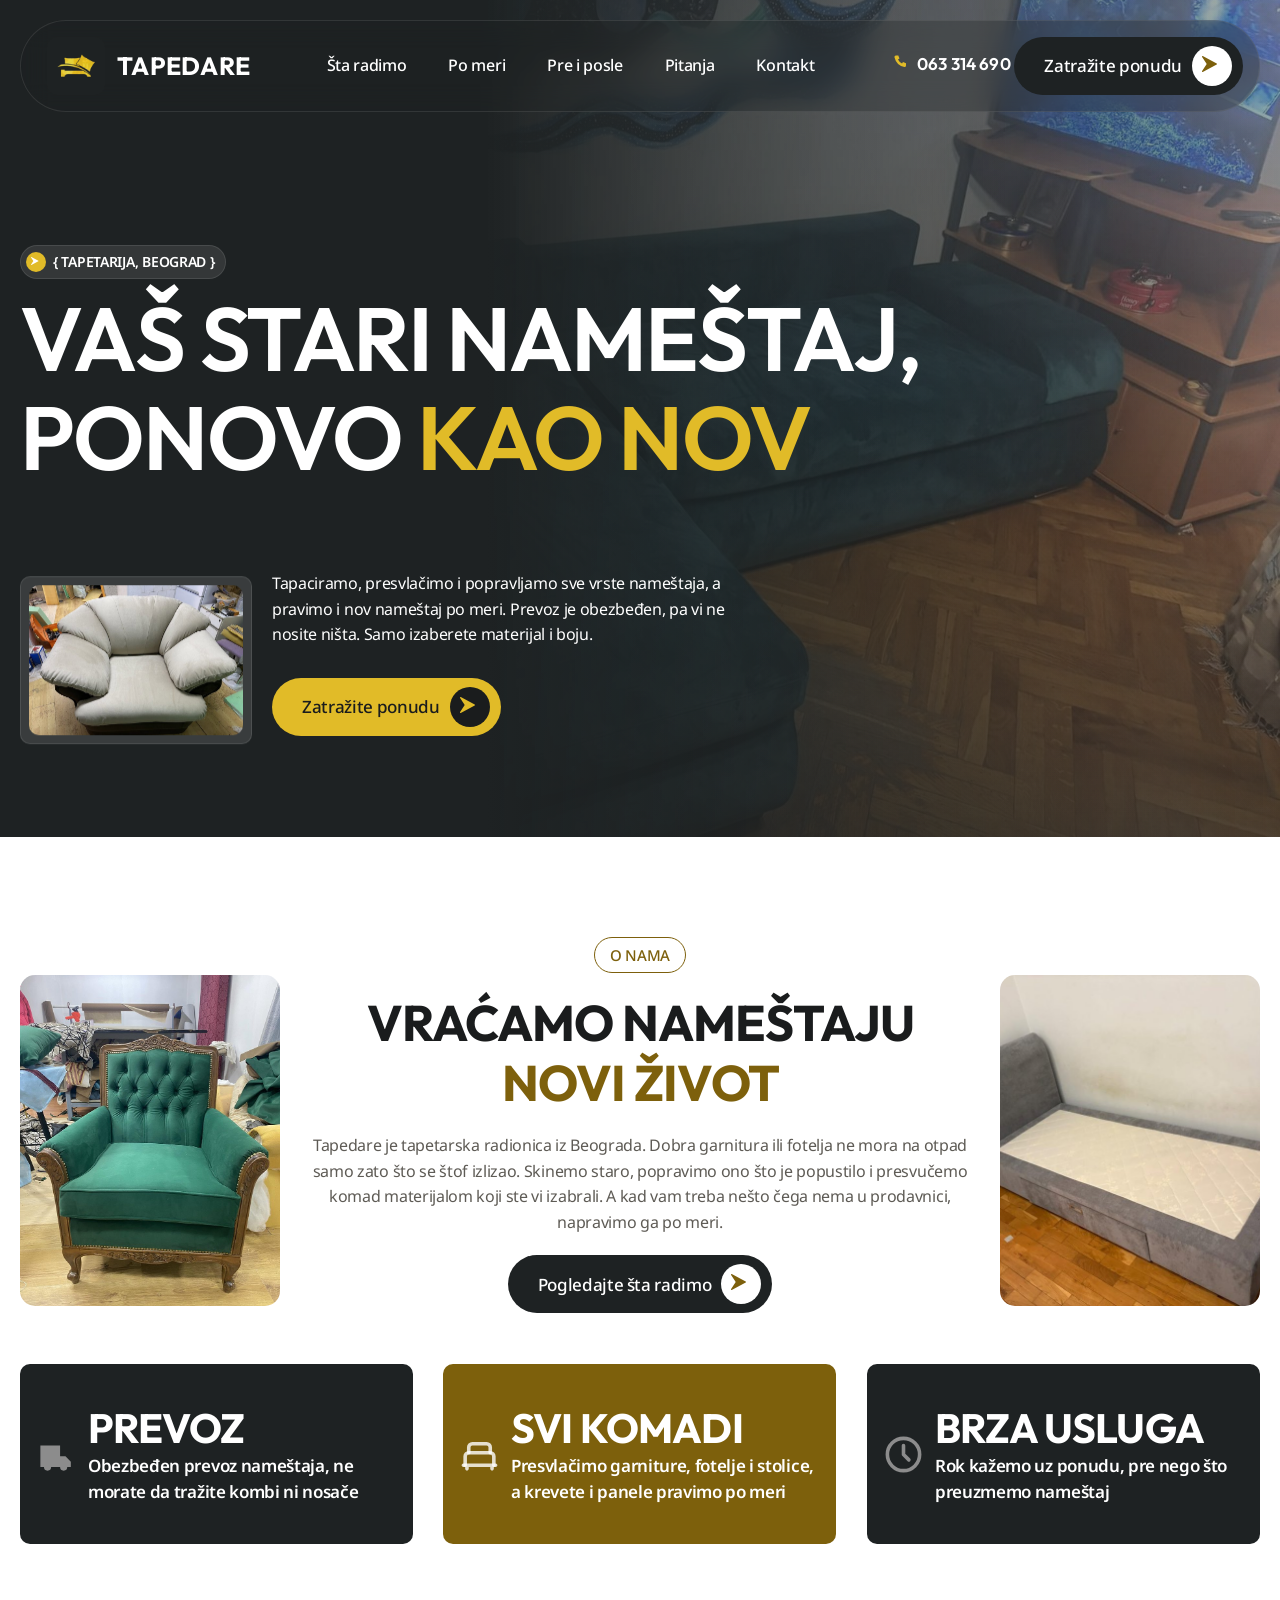
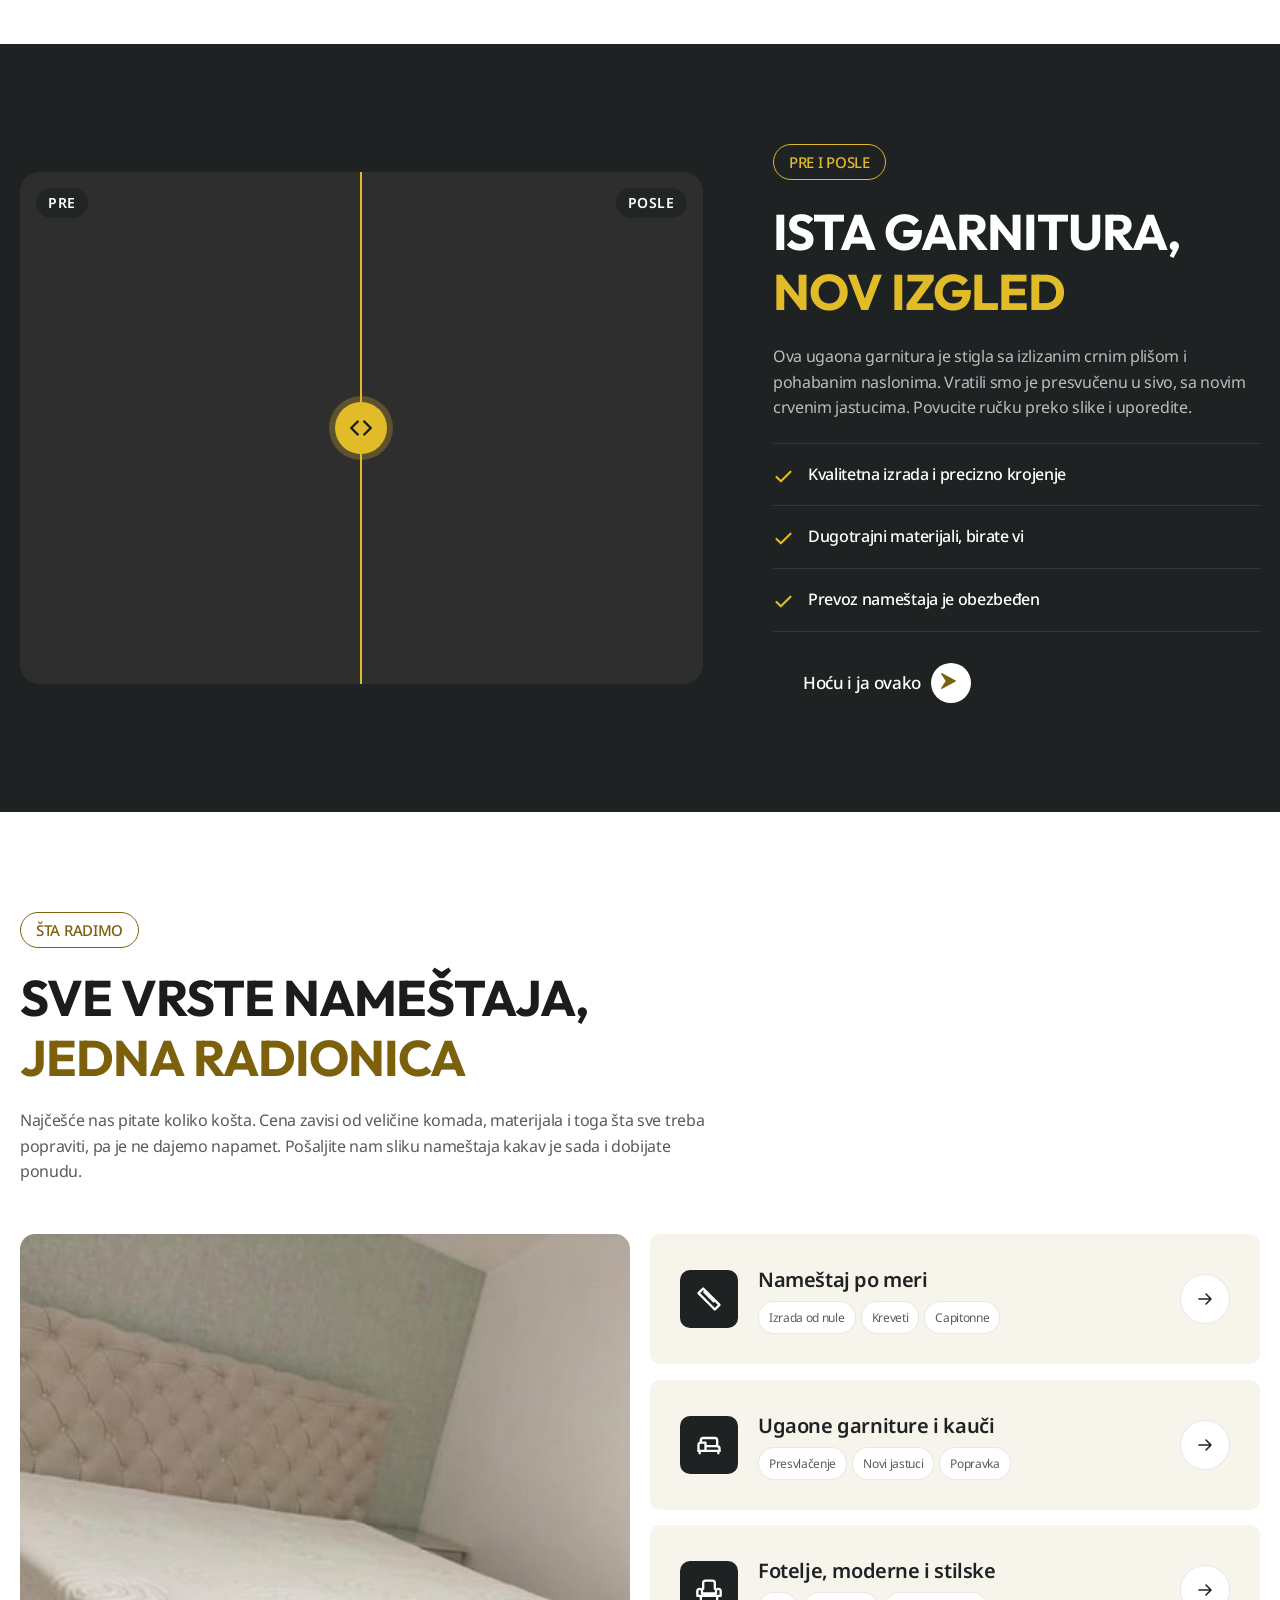
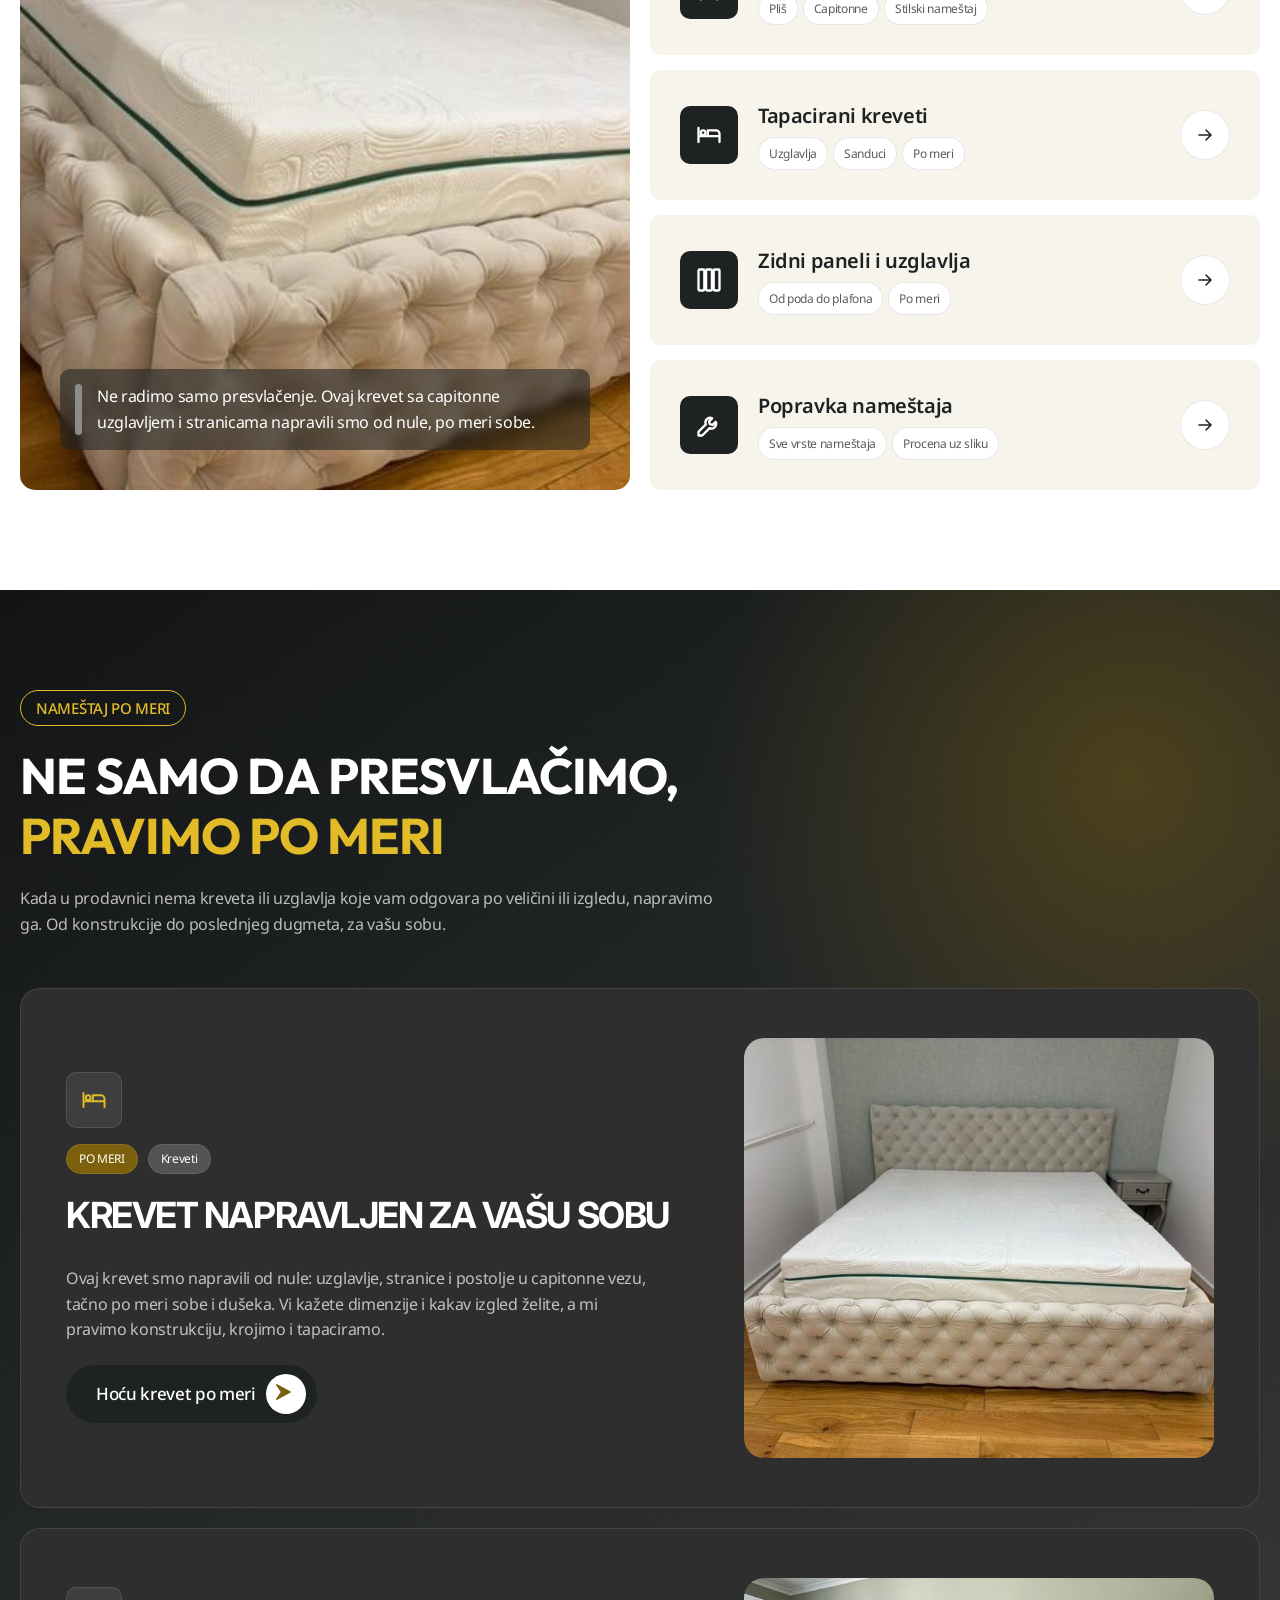
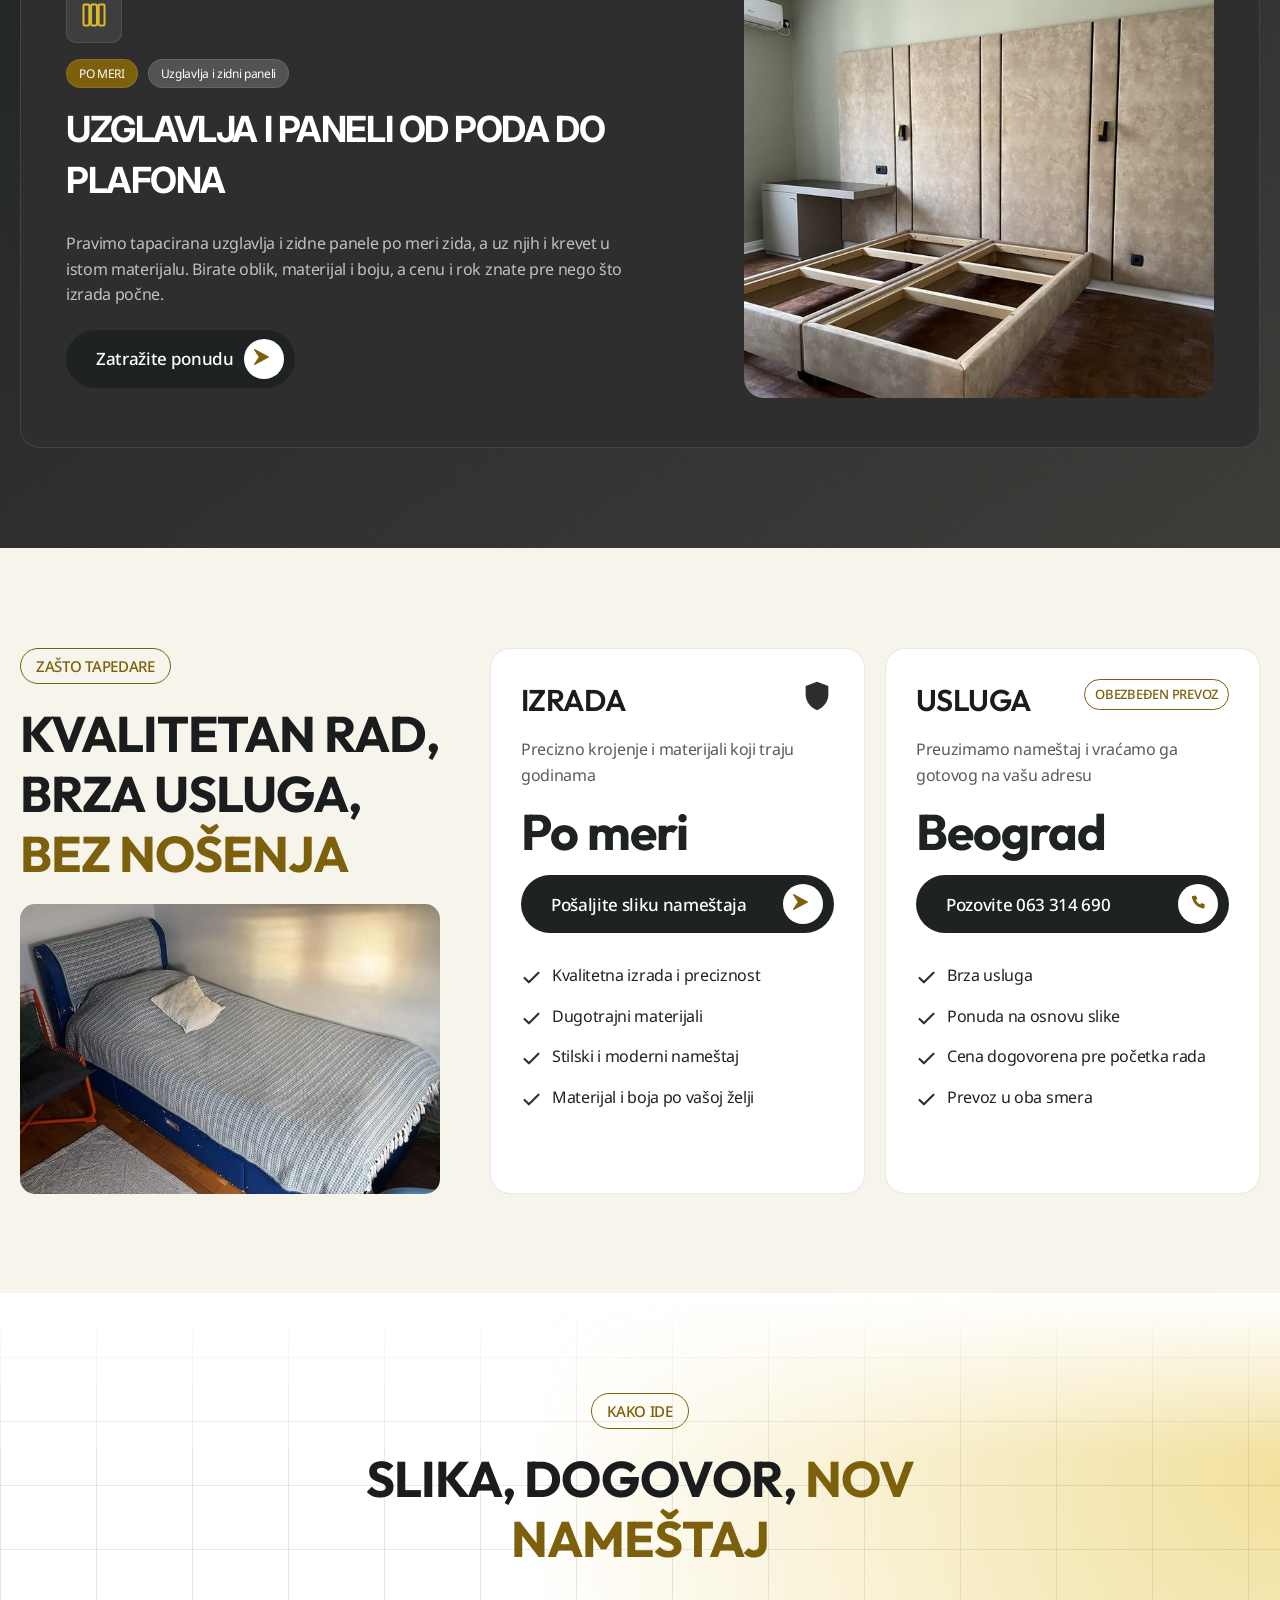
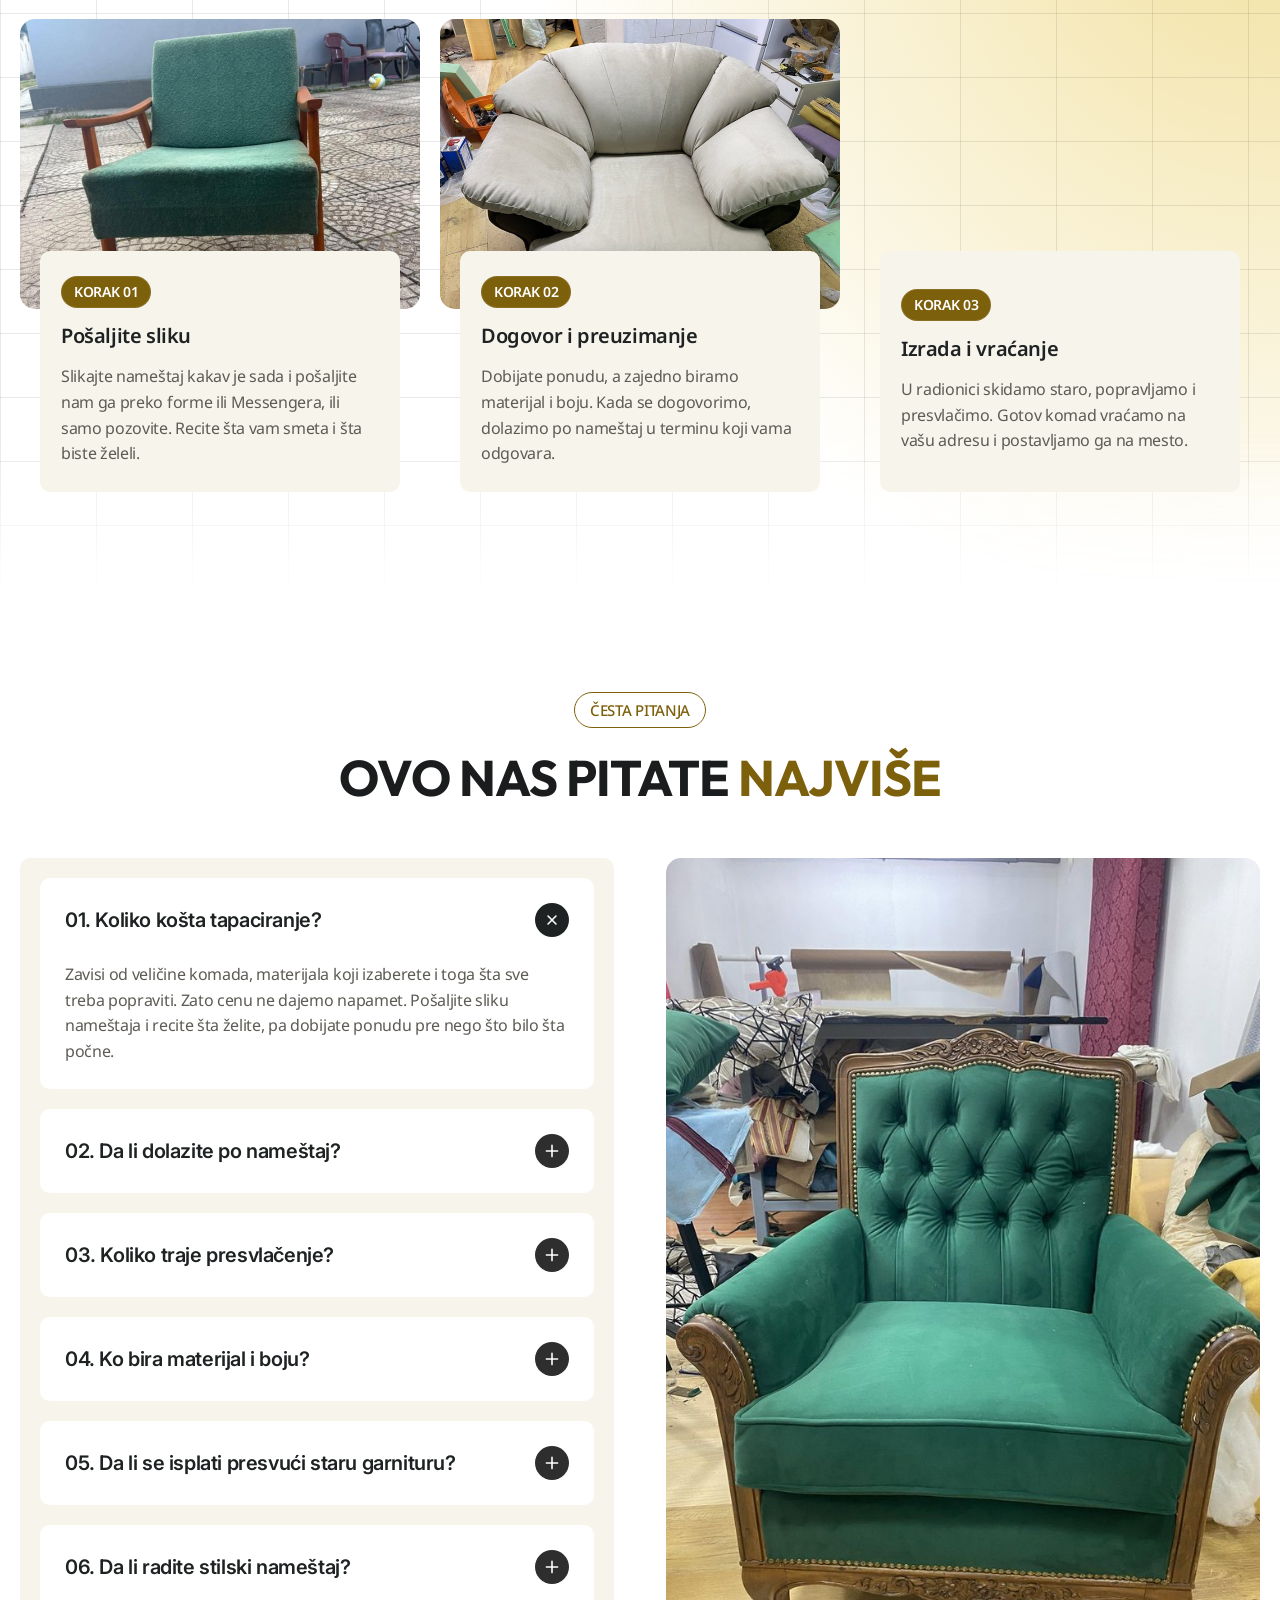
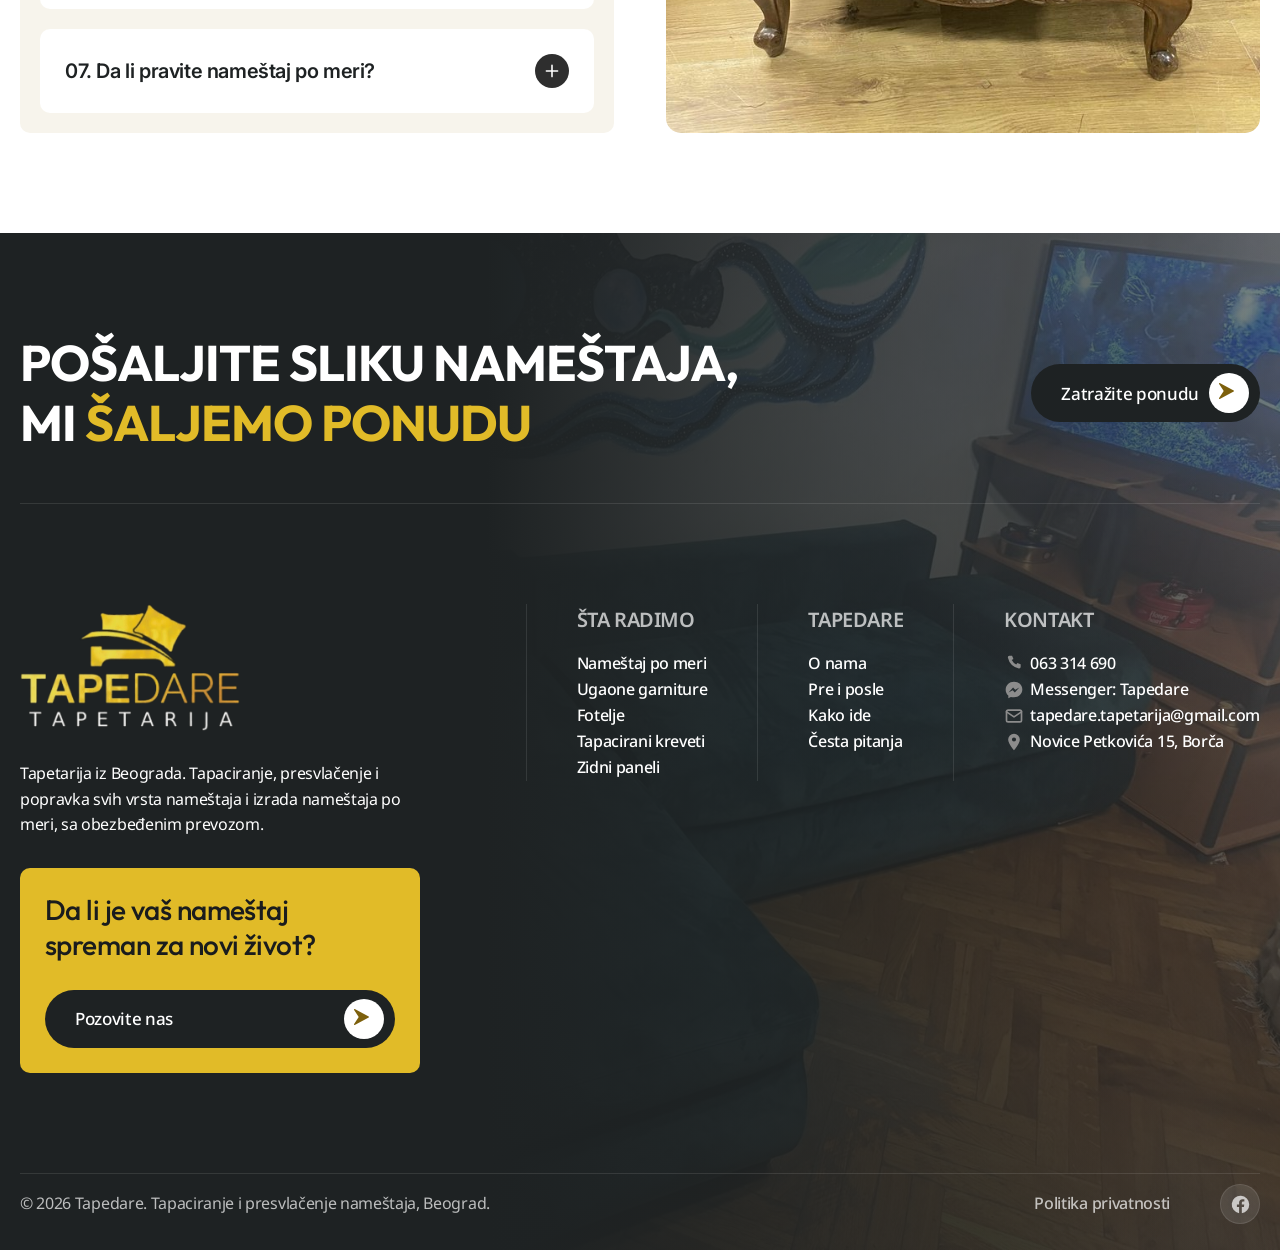
<file: index.html>
<!DOCTYPE html>
<html lang="sr-Latn">
<head>
<meta charset="utf-8">
<meta name="viewport" content="width=device-width, initial-scale=1.0">
<title>Tapaciranje i nameštaj po meri u Beogradu | Tapedare</title>
<meta name="description" content="Tapaciramo, presvlačimo i popravljamo nameštaj u Beogradu, a krevete, uzglavlja i zidne panele pravimo po meri. Prevoz je obezbeđen. Pošaljite sliku.">
<link rel="canonical" href="https://tapedare.rs/">
<link rel="icon" href="images/logo-mark.png">

<meta property="og:type" content="website">
<meta property="og:title" content="Tapaciranje i nameštaj po meri u Beogradu | Tapedare">
<meta property="og:description" content="Vaš stari nameštaj ponovo kao nov, a nov po vašoj meri. Tapaciranje, presvlačenje, popravka i izrada, sa obezbeđenim prevozom.">
<meta property="og:image" content="images/ugaona-garnitura-posle.jpg">
<meta property="og:url" content="https://tapedare.rs/">

<link rel="preconnect" href="https://fonts.googleapis.com">
<link rel="preconnect" href="https://fonts.gstatic.com" crossorigin>
<link href="https://fonts.googleapis.com/css2?family=Outfit:wght@500;600;700&family=Noto+Sans:wght@400;500;600;700&family=Inter:wght@600;700&display=swap" rel="stylesheet">
<link rel="stylesheet" href="styles.css?v=2">

<script type="application/ld+json">
{
  "@context": "https://schema.org",
  "@type": "HomeAndConstructionBusiness",
  "name": "Tapedare",
  "alternateName": "Tapedare tapetarija",
  "description": "Tapaciranje, presvlačenje i popravka svih vrsta nameštaja i izrada tapaciranog nameštaja po meri.",
  "image": "images/logo.png",
  "url": "https://tapedare.rs/",
  "telephone": "+38163314690",
  "email": "tapedare.tapetarija@gmail.com",
  "address": {
    "@type": "PostalAddress",
    "streetAddress": "Novice Petkovića 15",
    "addressLocality": "Borča, Beograd",
    "addressCountry": "RS"
  },
  "areaServed": "Beograd",
  "sameAs": [
    "https://www.facebook.com/Tapedare"
  ]
}
</script>
</head>
<body>
<a class="skip-link" href="#main">Preskoči na sadržaj</a>

<!-- ===================== NAV ===================== -->
<header class="nav" id="nav">
  <div class="container">
    <div class="nav-bar">
      <div class="nav-row">
        <a class="nav-logo" href="index.html" aria-label="Tapedare, početna strana">
          <img src="images/logo-mark.png" alt="Tapedare logotip" width="256" height="256" decoding="async">
          <span class="nav-wordmark">Tapedare</span>
        </a>
        <button class="nav-toggle" id="navToggle" aria-expanded="false" aria-controls="navMenu" aria-label="Otvori meni">
          <svg class="ico-open" viewBox="0 0 24 24" fill="none" stroke="currentColor" stroke-width="2" stroke-linecap="round" aria-hidden="true"><path d="M3 6h18M3 12h18M3 18h18"/></svg>
          <svg class="ico-close" viewBox="0 0 24 24" fill="none" stroke="currentColor" stroke-width="2" stroke-linecap="round" aria-hidden="true"><path d="M6 6l12 12M18 6L6 18"/></svg>
        </button>
      </div>

      <nav class="nav-menu" id="navMenu" aria-label="Glavna navigacija">
        <a class="nav-link" href="#usluge">Šta radimo
          <svg class="chev" viewBox="0 0 20 20" fill="none" stroke="currentColor" stroke-width="2" stroke-linecap="round" stroke-linejoin="round" aria-hidden="true"><path d="M17 8c0 0-5.155 7-7 7S3 8 3 8"/></svg>
        </a>
        <a class="nav-link" href="#po-meri">Po meri
          <svg class="chev" viewBox="0 0 20 20" fill="none" stroke="currentColor" stroke-width="2" stroke-linecap="round" stroke-linejoin="round" aria-hidden="true"><path d="M17 8c0 0-5.155 7-7 7S3 8 3 8"/></svg>
        </a>
        <a class="nav-link" href="#pre-posle">Pre i posle
          <svg class="chev" viewBox="0 0 20 20" fill="none" stroke="currentColor" stroke-width="2" stroke-linecap="round" stroke-linejoin="round" aria-hidden="true"><path d="M17 8c0 0-5.155 7-7 7S3 8 3 8"/></svg>
        </a>
        <a class="nav-link" href="#pitanja">Pitanja
          <svg class="chev" viewBox="0 0 20 20" fill="none" stroke="currentColor" stroke-width="2" stroke-linecap="round" stroke-linejoin="round" aria-hidden="true"><path d="M17 8c0 0-5.155 7-7 7S3 8 3 8"/></svg>
        </a>
        <a class="nav-link" href="contact.html">Kontakt</a>
      </nav>

      <div class="nav-cta">
        <a class="nav-phone" href="tel:+38163314690">
          <svg viewBox="0 0 24 24" fill="currentColor" aria-hidden="true"><path d="M6.6 2h3.1l1.6 4-2 1.3a12.4 12.4 0 005.4 5.4l1.3-2 4 1.6v3.1a2 2 0 01-2.2 2A17.8 17.8 0 014.6 4.2 2 2 0 016.6 2z"/></svg>
          063 314 690
        </a>
        <a class="btn" href="contact.html">Zatražite ponudu
          <span class="btn-ico"><svg viewBox="0 0 20 20" fill="currentColor" aria-hidden="true"><path d="M14.7 7.44L.76.06a.54.54 0 00-.64.17.6.6 0 00-.12.37c0 .14.04.27.11.38L4.69 8 .11 15.02a.55.55 0 00.01.75c.1.15.26.23.42.23.08 0 .15-.2.22-.06l13.93-7.38c.2-.12.32-.33.31-.56a.63.63 0 00-.3-.56z"/></svg></span>
        </a>
      </div>
    </div>
  </div>
</header>

<main id="main">

  <!-- ===================== HERO ===================== -->
  <section class="hero">
    <div class="hero-bg">
      <img src="images/ugaona-garnitura-petrolej.jpg" alt="Ugaona garnitura presvučena petrolej plišom u dnevnoj sobi sa parketom" fetchpriority="high" srcset="images/ugaona-garnitura-petrolej-800.jpg 800w, images/ugaona-garnitura-petrolej.jpg 1600w" sizes="100vw" width="1600" height="1200">
    </div>
    <div class="container">
      <div class="hero-head">
        <span class="eyebrow" data-appear style="--appear-y:40px; --appear-delay:.35s">
          <span class="eyebrow-ico" aria-hidden="true"><svg viewBox="0 0 20 20" fill="currentColor"><path d="M14.7 7.44L.76.06a.54.54 0 00-.64.17.6.6 0 00-.12.37c0 .14.04.27.11.38L4.69 8 .11 15.02a.55.55 0 00.01.75c.1.15.26.23.42.23.08 0 .15-.2.22-.06l13.93-7.38c.2-.12.32-.33.31-.56a.63.63 0 00-.3-.56z"/></svg></span>
          { Tapetarija, Beograd }
        </span>
        <h1 class="display" data-split data-split-blur>Vaš stari nameštaj,<br>ponovo <span class="accent-word">kao nov</span></h1>
      </div>

      <div class="hero-foot" data-appear style="--appear-y:40px; --appear-delay:.55s">
        <span class="hero-thumb" data-drift="0.16">
          <img src="images/fotelja-krem.jpg" alt="Velika krem fotelja sa mekim zaobljenim naslonima za ruke, tek presvučena u radionici" srcset="images/fotelja-krem-800.jpg 800w, images/fotelja-krem.jpg 1600w" sizes="(max-width: 900px) 100vw, 50vw" width="1600" height="1200" loading="lazy" decoding="async">
        </span>
        <div class="hero-copy">
          <p data-split data-split-soft>Tapaciramo, presvlačimo i popravljamo sve vrste nameštaja, a pravimo i nov nameštaj po meri. Prevoz je obezbeđen, pa vi ne nosite ništa. Samo izaberete materijal i boju.</p>
          <a class="btn" href="contact.html">Zatražite ponudu
            <span class="btn-ico"><svg viewBox="0 0 20 20" fill="currentColor" aria-hidden="true"><path d="M14.7 7.44L.76.06a.54.54 0 00-.64.17.6.6 0 00-.12.37c0 .14.04.27.11.38L4.69 8 .11 15.02a.55.55 0 00.01.75c.1.15.26.23.42.23.08 0 .15-.2.22-.06l13.93-7.38c.2-.12.32-.33.31-.56a.63.63 0 00-.3-.56z"/></svg></span>
          </a>
        </div>
      </div>
    </div>
  </section>

  <!-- ===================== O NAMA ===================== -->
  <section class="sec-white" id="o-nama">
    <div class="container stack">
      <div class="overview-top" data-reveal>
        <figure class="overview-fig" data-drift="0.1">
          <img src="images/stilska-fotelja-zelena.jpg" alt="Stilska fotelja sa rezbarenim drvenim okvirom, presvučena zelenim plišom sa capitonne naslonom" srcset="images/stilska-fotelja-zelena-800.jpg 800w, images/stilska-fotelja-zelena.jpg 1536w" sizes="(max-width: 900px) 100vw, 50vw" width="1536" height="2048" loading="lazy" decoding="async">
        </figure>

        <div class="overview-mid">
          <span class="eyebrow">O nama</span>
          <h2 data-split>Vraćamo nameštaju<br><span class="accent-word">novi život</span></h2>
          <p class="measure">Tapedare je tapetarska radionica iz Beograda. Dobra garnitura ili fotelja ne mora na otpad samo zato što se štof izlizao. Skinemo staro, popravimo ono što je popustilo i presvučemo komad materijalom koji ste vi izabrali. A kad vam treba nešto čega nema u prodavnici, napravimo ga po meri.</p>
          <a class="btn" href="#usluge">Pogledajte šta radimo
            <span class="btn-ico"><svg viewBox="0 0 20 20" fill="currentColor" aria-hidden="true"><path d="M14.7 7.44L.76.06a.54.54 0 00-.64.17.6.6 0 00-.12.37c0 .14.04.27.11.38L4.69 8 .11 15.02a.55.55 0 00.01.75c.1.15.26.23.42.23.08 0 .15-.2.22-.06l13.93-7.38c.2-.12.32-.33.31-.56a.63.63 0 00-.3-.56z"/></svg></span>
          </a>
        </div>

        <figure class="overview-fig" data-drift="0.1">
          <img src="images/krevet-sivi.jpg" alt="Tapaciran krevet za jednu osobu u sivom štofu, sa uzglavljem i dušekom" srcset="images/krevet-sivi-800.jpg 800w, images/krevet-sivi.jpg 1179w" sizes="(max-width: 900px) 100vw, 50vw" width="1179" height="984" loading="lazy" decoding="async">
        </figure>
      </div>

      <div class="stat-row">
        <div class="stat" data-reveal>
          <span class="stat-ico" aria-hidden="true"><svg viewBox="0 0 24 24" fill="currentColor"><path d="M3 7h11v6h3l3 3v3h-2a2 2 0 11-4 0H9a2 2 0 11-4 0H3V7z"/></svg></span>
          <div>
            <p class="stat-num">Prevoz</p>
            <p class="stat-label">Obezbeđen prevoz nameštaja, ne morate da tražite kombi ni nosače</p>
          </div>
        </div>
        <div class="stat" data-reveal>
          <span class="stat-ico" aria-hidden="true"><svg viewBox="0 0 24 24" fill="none" stroke="currentColor" stroke-width="2" stroke-linecap="round" stroke-linejoin="round"><path d="M4 18v-5a2 2 0 012-2h12a2 2 0 012 2v5"/><path d="M6 11V8a2 2 0 012-2h8a2 2 0 012 2v3"/><path d="M3 18h18M5 18v2M19 18v2"/></svg></span>
          <div>
            <p class="stat-num">Svi komadi</p>
            <p class="stat-label">Presvlačimo garniture, fotelje i stolice, a krevete i panele pravimo po meri</p>
          </div>
        </div>
        <div class="stat" data-reveal>
          <span class="stat-ico" aria-hidden="true"><svg viewBox="0 0 24 24" fill="none" stroke="currentColor" stroke-width="2" stroke-linecap="round" stroke-linejoin="round"><circle cx="12" cy="12" r="9"/><path d="M12 7v5l3 3"/></svg></span>
          <div>
            <p class="stat-num">Brza usluga</p>
            <p class="stat-label">Rok kažemo uz ponudu, pre nego što preuzmemo nameštaj</p>
          </div>
        </div>
      </div>
    </div>
  </section>

  <!-- ===================== PRE I POSLE =====================
       Nema para u Deko-Pro referenci. Raspored je .texture-split iz sekcije
       "Tekstura i boje" (tamna sekcija, medij + tekst sa listom), a umesto
       videa stoji klizac preko dve fotografije iste garniture. -->
  <section class="sec-deep on-dark" id="pre-posle">
    <div class="container stack">
      <div class="ba-split">
        <div class="ba" data-reveal>
          <img class="ba-before" src="images/ugaona-garnitura-pre.jpg" alt="Ugaona garnitura pre presvlačenja: izlizan crni pliš i pohabani nasloni za ruke" srcset="images/ugaona-garnitura-pre-800.jpg 800w, images/ugaona-garnitura-pre.jpg 1600w" sizes="(max-width: 900px) 100vw, 60vw" width="1600" height="1200" loading="lazy" decoding="async">
          <img class="ba-after" src="images/ugaona-garnitura-posle.jpg" alt="Ista ugaona garnitura posle presvlačenja: sivi štof i crveni ukrasni jastuci" srcset="images/ugaona-garnitura-posle-800.jpg 800w, images/ugaona-garnitura-posle.jpg 1600w" sizes="(max-width: 900px) 100vw, 60vw" width="1600" height="1200" loading="lazy" decoding="async">
          <span class="ba-label is-before">Pre</span>
          <span class="ba-label is-after">Posle</span>
          <input class="ba-range" type="range" min="0" max="100" value="50" aria-label="Pomerite da uporedite garnituru pre i posle presvlačenja">
          <span class="ba-line" aria-hidden="true">
            <span class="ba-knob"><svg viewBox="0 0 24 24" fill="none" stroke="currentColor" stroke-width="2.2" stroke-linecap="round" stroke-linejoin="round"><path d="M9 6l-6 6 6 6M15 6l6 6-6 6"/></svg></span>
          </span>
        </div>

        <div class="texture-copy" data-reveal>
          <span class="eyebrow">Pre i posle</span>
          <h2 data-split>Ista garnitura,<br><span class="accent-word">nov izgled</span></h2>
          <p>Ova ugaona garnitura je stigla sa izlizanim crnim plišom i pohabanim naslonima. Vratili smo je presvučenu u sivo, sa novim crvenim jastucima. Povucite ručku preko slike i uporedite.</p>

          <ul class="texture-list">
            <li><span class="tick" aria-hidden="true"><svg viewBox="0 0 24 24" fill="none" stroke="currentColor" stroke-width="2.4" stroke-linecap="round" stroke-linejoin="round"><path d="M4 12.5l5 5L20 6.5"/></svg></span>Kvalitetna izrada i precizno krojenje</li>
            <li><span class="tick" aria-hidden="true"><svg viewBox="0 0 24 24" fill="none" stroke="currentColor" stroke-width="2.4" stroke-linecap="round" stroke-linejoin="round"><path d="M4 12.5l5 5L20 6.5"/></svg></span>Dugotrajni materijali, birate vi</li>
            <li><span class="tick" aria-hidden="true"><svg viewBox="0 0 24 24" fill="none" stroke="currentColor" stroke-width="2.4" stroke-linecap="round" stroke-linejoin="round"><path d="M4 12.5l5 5L20 6.5"/></svg></span>Prevoz nameštaja je obezbeđen</li>
          </ul>

          <a class="btn" href="contact.html">Hoću i ja ovako
            <span class="btn-ico"><svg viewBox="0 0 20 20" fill="currentColor" aria-hidden="true"><path d="M14.7 7.44L.76.06a.54.54 0 00-.64.17.6.6 0 00-.12.37c0 .14.04.27.11.38L4.69 8 .11 15.02a.55.55 0 00.01.75c.1.15.26.23.42.23.08 0 .15-.2.22-.06l13.93-7.38c.2-.12.32-.33.31-.56a.63.63 0 00-.3-.56z"/></svg></span>
          </a>
        </div>
      </div>
    </div>
  </section>

  <!-- ===================== ŠTA RADIMO ===================== -->
  <section class="sec-white" id="usluge">
    <div class="container stack">
      <div class="stack-sm" data-reveal>
        <span class="eyebrow">Šta radimo</span>
        <h2 class="measure" data-split>Sve vrste nameštaja,<br><span class="accent-word">jedna radionica</span></h2>
        <p class="measure" data-split data-split-soft>Najčešće nas pitate koliko košta. Cena zavisi od veličine komada, materijala i toga šta sve treba popraviti, pa je ne dajemo napamet. Pošaljite nam sliku nameštaja kakav je sada i dobijate ponudu.</p>
      </div>

      <div class="services-split">
        <div class="services-photo" data-reveal>
          <img src="images/krevet-capitonne-ugao.jpg" alt="Bračni krevet u svetlom plišu sa capitonne uzglavljem i stranicama, napravljen po meri spavaće sobe" srcset="images/krevet-capitonne-ugao-800.jpg 800w, images/krevet-capitonne-ugao.jpg 1080w" sizes="(max-width: 900px) 100vw, 50vw" width="1080" height="810" loading="lazy" decoding="async">
          <p class="services-note" data-drift="0.14">Ne radimo samo presvlačenje. Ovaj krevet sa capitonne uzglavljem i stranicama napravili smo od nule, po meri sobe.</p>
        </div>

        <div class="service-list">
          <a class="service-row" href="#po-meri" data-reveal>
            <span class="service-ico" aria-hidden="true"><svg viewBox="0 0 24 24" fill="none" stroke="currentColor" stroke-width="2" stroke-linecap="round" stroke-linejoin="round"><path d="M3 7l4-4 14 14-4 4z"/><path d="M8 6l2 2M11 9l2 2M14 12l2 2"/></svg></span>
            <span class="service-body">
              <span class="h3">Nameštaj po meri</span>
              <span class="service-tags"><span class="tag">Izrada od nule</span><span class="tag">Kreveti</span><span class="tag">Capitonne</span></span>
            </span>
            <span class="service-arrow" aria-hidden="true"><svg viewBox="0 0 20 20" fill="none" stroke="currentColor" stroke-width="1.6" stroke-linecap="round" stroke-linejoin="round"><path d="M4 10h12M11 5l5 5-5 5"/></svg></span>
          </a>

          <a class="service-row" href="contact.html" data-reveal>
            <span class="service-ico" aria-hidden="true"><svg viewBox="0 0 24 24" fill="none" stroke="currentColor" stroke-width="2" stroke-linecap="round" stroke-linejoin="round"><path d="M3 17v-5a2 2 0 012-2h4v7M9 13h10a2 2 0 012 2v2"/><path d="M3 17h18M4 17v2M20 17v2M5 10V8a2 2 0 012-2h10a2 2 0 012 2v5"/></svg></span>
            <span class="service-body">
              <span class="h3">Ugaone garniture i kauči</span>
              <span class="service-tags"><span class="tag">Presvlačenje</span><span class="tag">Novi jastuci</span><span class="tag">Popravka</span></span>
            </span>
            <span class="service-arrow" aria-hidden="true"><svg viewBox="0 0 20 20" fill="none" stroke="currentColor" stroke-width="1.6" stroke-linecap="round" stroke-linejoin="round"><path d="M4 10h12M11 5l5 5-5 5"/></svg></span>
          </a>

          <a class="service-row" href="contact.html" data-reveal>
            <span class="service-ico" aria-hidden="true"><svg viewBox="0 0 24 24" fill="none" stroke="currentColor" stroke-width="2" stroke-linecap="round" stroke-linejoin="round"><path d="M7 11V6a2 2 0 012-2h6a2 2 0 012 2v5"/><path d="M4 11a2 2 0 012 2v2h12v-2a2 2 0 114 0v4H2v-4a2 2 0 012-2zM5 17v3M19 17v3"/></svg></span>
            <span class="service-body">
              <span class="h3">Fotelje, moderne i stilske</span>
              <span class="service-tags"><span class="tag">Pliš</span><span class="tag">Capitonne</span><span class="tag">Stilski nameštaj</span></span>
            </span>
            <span class="service-arrow" aria-hidden="true"><svg viewBox="0 0 20 20" fill="none" stroke="currentColor" stroke-width="1.6" stroke-linecap="round" stroke-linejoin="round"><path d="M4 10h12M11 5l5 5-5 5"/></svg></span>
          </a>

          <a class="service-row" href="contact.html" data-reveal>
            <span class="service-ico" aria-hidden="true"><svg viewBox="0 0 24 24" fill="none" stroke="currentColor" stroke-width="2" stroke-linecap="round" stroke-linejoin="round"><path d="M3 18V6M3 13h18v5M21 13v-2a3 3 0 00-3-3h-7v5"/><circle cx="7" cy="10" r="2"/></svg></span>
            <span class="service-body">
              <span class="h3">Tapacirani kreveti</span>
              <span class="service-tags"><span class="tag">Uzglavlja</span><span class="tag">Sanduci</span><span class="tag">Po meri</span></span>
            </span>
            <span class="service-arrow" aria-hidden="true"><svg viewBox="0 0 20 20" fill="none" stroke="currentColor" stroke-width="1.6" stroke-linecap="round" stroke-linejoin="round"><path d="M4 10h12M11 5l5 5-5 5"/></svg></span>
          </a>

          <a class="service-row" href="contact.html" data-reveal>
            <span class="service-ico" aria-hidden="true"><svg viewBox="0 0 24 24" fill="none" stroke="currentColor" stroke-width="2" stroke-linecap="round" stroke-linejoin="round"><rect x="3" y="3" width="5" height="18" rx="1"/><rect x="9.5" y="3" width="5" height="18" rx="1"/><rect x="16" y="3" width="5" height="18" rx="1"/></svg></span>
            <span class="service-body">
              <span class="h3">Zidni paneli i uzglavlja</span>
              <span class="service-tags"><span class="tag">Od poda do plafona</span><span class="tag">Po meri</span></span>
            </span>
            <span class="service-arrow" aria-hidden="true"><svg viewBox="0 0 20 20" fill="none" stroke="currentColor" stroke-width="1.6" stroke-linecap="round" stroke-linejoin="round"><path d="M4 10h12M11 5l5 5-5 5"/></svg></span>
          </a>

          <a class="service-row" href="contact.html" data-reveal>
            <span class="service-ico" aria-hidden="true"><svg viewBox="0 0 24 24" fill="none" stroke="currentColor" stroke-width="2" stroke-linecap="round" stroke-linejoin="round"><path d="M14.7 6.3a4 4 0 00-5.4 5.2L3 17.8V21h3.2l6.3-6.3a4 4 0 005.2-5.4l-2.6 2.6-2.4-.6-.6-2.4z"/></svg></span>
            <span class="service-body">
              <span class="h3">Popravka nameštaja</span>
              <span class="service-tags"><span class="tag">Sve vrste nameštaja</span><span class="tag">Procena uz sliku</span></span>
            </span>
            <span class="service-arrow" aria-hidden="true"><svg viewBox="0 0 20 20" fill="none" stroke="currentColor" stroke-width="1.6" stroke-linecap="round" stroke-linejoin="round"><path d="M4 10h12M11 5l5 5-5 5"/></svg></span>
          </a>
        </div>
      </div>
    </div>
  </section>

  <!-- ===================== PO MERI =====================
       Sticky kartice iz Deko-Pro sekcije "Tri modela" (.project-stack).
       Klijent trazi da izrada po meri bude jasno istaknuta, ne samo presvlacenje. -->
  <section class="sec-deep on-dark sec-foam" id="po-meri">
    <div class="container stack">
      <div class="stack-sm" data-reveal>
        <span class="eyebrow">Nameštaj po meri</span>
        <h2 class="measure" data-split>Ne samo da presvlačimo,<br><span class="accent-word">pravimo po meri</span></h2>
        <p class="measure" data-split data-split-soft>Kada u prodavnici nema kreveta ili uzglavlja koje vam odgovara po veličini ili izgledu, napravimo ga. Od konstrukcije do poslednjeg dugmeta, za vašu sobu.</p>
      </div>

      <div class="project-stack">
        <article class="project">
          <div class="project-body">
            <div class="project-top">
              <span class="project-ico" aria-hidden="true"><svg viewBox="0 0 24 24" fill="none" stroke="currentColor" stroke-width="1.7" stroke-linecap="round" stroke-linejoin="round"><path d="M3 18V6M3 13h18v5M21 13v-2a3 3 0 00-3-3h-7v5"/><circle cx="7" cy="10" r="2"/></svg></span>
              <div class="project-meta">
                <span class="tag tag-accent">PO MERI</span>
                <span class="tag tag-glass">Kreveti</span>
              </div>
              <h3 class="h4">Krevet napravljen za vašu sobu</h3>
            </div>
            <div class="project-bottom">
              <p>Ovaj krevet smo napravili od nule: uzglavlje, stranice i postolje u capitonne vezu, tačno po meri sobe i dušeka. Vi kažete dimenzije i kakav izgled želite, a mi pravimo konstrukciju, krojimo i tapaciramo.</p>
              <a class="btn" href="contact.html">Hoću krevet po meri
                <span class="btn-ico"><svg viewBox="0 0 20 20" fill="currentColor" aria-hidden="true"><path d="M14.7 7.44L.76.06a.54.54 0 00-.64.17.6.6 0 00-.12.37c0 .14.04.27.11.38L4.69 8 .11 15.02a.55.55 0 00.01.75c.1.15.26.23.42.23.08 0 .15-.2.22-.06l13.93-7.38c.2-.12.32-.33.31-.56a.63.63 0 00-.3-.56z"/></svg></span>
              </a>
            </div>
          </div>
          <div class="project-img" data-drift="0.12">
            <img src="images/krevet-capitonne.jpg" alt="Bračni krevet sa visokim capitonne uzglavljem i tapaciranim stranicama u svetlom plišu, napravljen po meri" srcset="images/krevet-capitonne-800.jpg 800w, images/krevet-capitonne.jpg 1080w" sizes="(max-width: 900px) 100vw, 50vw" width="1080" height="810" loading="lazy" decoding="async">
          </div>
        </article>

        <article class="project">
          <div class="project-body">
            <div class="project-top">
              <span class="project-ico" aria-hidden="true"><svg viewBox="0 0 24 24" fill="none" stroke="currentColor" stroke-width="1.7" stroke-linecap="round" stroke-linejoin="round"><rect x="3" y="3" width="5" height="18" rx="1"/><rect x="9.5" y="3" width="5" height="18" rx="1"/><rect x="16" y="3" width="5" height="18" rx="1"/></svg></span>
              <div class="project-meta">
                <span class="tag tag-accent">PO MERI</span>
                <span class="tag tag-glass">Uzglavlja i zidni paneli</span>
              </div>
              <h3 class="h4">Uzglavlja i paneli od poda do plafona</h3>
            </div>
            <div class="project-bottom">
              <p>Pravimo tapacirana uzglavlja i zidne panele po meri zida, a uz njih i krevet u istom materijalu. Birate oblik, materijal i boju, a cenu i rok znate pre nego što izrada počne.</p>
              <a class="btn" href="contact.html">Zatražite ponudu
                <span class="btn-ico"><svg viewBox="0 0 20 20" fill="currentColor" aria-hidden="true"><path d="M14.7 7.44L.76.06a.54.54 0 00-.64.17.6.6 0 00-.12.37c0 .14.04.27.11.38L4.69 8 .11 15.02a.55.55 0 00.01.75c.1.15.26.23.42.23.08 0 .15-.2.22-.06l13.93-7.38c.2-.12.32-.33.31-.56a.63.63 0 00-.3-.56z"/></svg></span>
              </a>
            </div>
          </div>
          <div class="project-img" data-drift="0.12">
            <img src="images/zidni-paneli-i-krevet-u-izradi.jpg" alt="Tapacirani zidni paneli od poda do plafona u spavaćoj sobi, sa konstrukcijom kreveta u izradi" srcset="images/zidni-paneli-i-krevet-u-izradi-800.jpg 800w, images/zidni-paneli-i-krevet-u-izradi.jpg 1600w" sizes="(max-width: 900px) 100vw, 50vw" width="1600" height="1200" loading="lazy" decoding="async">
          </div>
        </article>
      </div>
    </div>
  </section>

  <!-- ===================== ZAŠTO TAPEDARE ===================== -->
  <section class="sec-wash" id="zasto">
    <div class="container">
      <div class="warranty-split">
        <div class="warranty-intro" data-reveal>
          <span class="eyebrow">Zašto Tapedare</span>
          <h2 data-split>Kvalitetan rad,<br>brza usluga,<br><span class="accent-word">bez nošenja</span></h2>
          <figure class="warranty-fig" data-drift="0.1">
            <img src="images/krevet-plavi.jpg" alt="Tapaciran krevet za jednu osobu sa sivim uzglavljem i plavim postoljem, namešten u sobi" srcset="images/krevet-plavi-800.jpg 800w, images/krevet-plavi.jpg 1600w" sizes="(max-width: 900px) 100vw, 50vw" width="1600" height="900" loading="lazy" decoding="async">
          </figure>
        </div>

        <div class="warranty-cards">
          <article class="warranty-card" data-reveal>
            <div class="warranty-top">
              <span class="h6">Izrada</span>
              <span class="warranty-mark" aria-hidden="true"><svg viewBox="0 0 24 24" fill="currentColor"><path d="M12 2l8 3v6c0 5-3.4 9.3-8 11-4.6-1.7-8-6-8-11V5l8-3z"/></svg></span>
            </div>
            <p class="warranty-sub">Precizno krojenje i materijali koji traju godinama</p>
            <p class="warranty-term"><span class="num">Po meri</span></p>
            <a class="btn btn-block" href="contact.html">Pošaljite sliku nameštaja
              <span class="btn-ico"><svg viewBox="0 0 20 20" fill="currentColor" aria-hidden="true"><path d="M14.7 7.44L.76.06a.54.54 0 00-.64.17.6.6 0 00-.12.37c0 .14.04.27.11.38L4.69 8 .11 15.02a.55.55 0 00.01.75c.1.15.26.23.42.23.08 0 .15-.2.22-.06l13.93-7.38c.2-.12.32-.33.31-.56a.63.63 0 00-.3-.56z"/></svg></span>
            </a>
            <ul class="warranty-list">
              <li><span class="tick" aria-hidden="true"><svg viewBox="0 0 24 24" fill="none" stroke="currentColor" stroke-width="2.4" stroke-linecap="round" stroke-linejoin="round"><path d="M4 12.5l5 5L20 6.5"/></svg></span>Kvalitetna izrada i preciznost</li>
              <li><span class="tick" aria-hidden="true"><svg viewBox="0 0 24 24" fill="none" stroke="currentColor" stroke-width="2.4" stroke-linecap="round" stroke-linejoin="round"><path d="M4 12.5l5 5L20 6.5"/></svg></span>Dugotrajni materijali</li>
              <li><span class="tick" aria-hidden="true"><svg viewBox="0 0 24 24" fill="none" stroke="currentColor" stroke-width="2.4" stroke-linecap="round" stroke-linejoin="round"><path d="M4 12.5l5 5L20 6.5"/></svg></span>Stilski i moderni nameštaj</li>
              <li><span class="tick" aria-hidden="true"><svg viewBox="0 0 24 24" fill="none" stroke="currentColor" stroke-width="2.4" stroke-linecap="round" stroke-linejoin="round"><path d="M4 12.5l5 5L20 6.5"/></svg></span>Materijal i boja po vašoj želji</li>
            </ul>
          </article>

          <article class="warranty-card" data-reveal>
            <div class="warranty-top">
              <span class="h6">Usluga</span>
              <span class="eyebrow">Obezbeđen prevoz</span>
            </div>
            <p class="warranty-sub">Preuzimamo nameštaj i vraćamo ga gotovog na vašu adresu</p>
            <p class="warranty-term"><span class="num">Beograd</span></p>
            <a class="btn btn-block" href="tel:+38163314690">Pozovite 063 314 690
              <span class="btn-ico"><svg viewBox="0 0 24 24" fill="currentColor" aria-hidden="true"><path d="M6.6 2h3.1l1.6 4-2 1.3a12.4 12.4 0 005.4 5.4l1.3-2 4 1.6v3.1a2 2 0 01-2.2 2A17.8 17.8 0 014.6 4.2 2 2 0 016.6 2z"/></svg></span>
            </a>
            <ul class="warranty-list">
              <li><span class="tick" aria-hidden="true"><svg viewBox="0 0 24 24" fill="none" stroke="currentColor" stroke-width="2.4" stroke-linecap="round" stroke-linejoin="round"><path d="M4 12.5l5 5L20 6.5"/></svg></span>Brza usluga</li>
              <li><span class="tick" aria-hidden="true"><svg viewBox="0 0 24 24" fill="none" stroke="currentColor" stroke-width="2.4" stroke-linecap="round" stroke-linejoin="round"><path d="M4 12.5l5 5L20 6.5"/></svg></span>Ponuda na osnovu slike</li>
              <li><span class="tick" aria-hidden="true"><svg viewBox="0 0 24 24" fill="none" stroke="currentColor" stroke-width="2.4" stroke-linecap="round" stroke-linejoin="round"><path d="M4 12.5l5 5L20 6.5"/></svg></span>Cena dogovorena pre početka rada</li>
              <li><span class="tick" aria-hidden="true"><svg viewBox="0 0 24 24" fill="none" stroke="currentColor" stroke-width="2.4" stroke-linecap="round" stroke-linejoin="round"><path d="M4 12.5l5 5L20 6.5"/></svg></span>Prevoz u oba smera</li>
            </ul>
          </article>
        </div>
      </div>
    </div>
  </section>

  <!-- ===================== KAKO IDE ===================== -->
  <section class="sec-white sec-grid" id="proces">
    <div class="container stack">
      <div class="stack-sm center" data-reveal>
        <span class="eyebrow">Kako ide</span>
        <h2 class="measure" data-split>Slika, dogovor, <span class="accent-word">nov nameštaj</span></h2>
      </div>

      <div class="process-grid">
        <article class="step" data-reveal>
          <img src="images/fotelja-pre-slikanje.jpg" alt="Stara fotelja sa zelenim štofom i drvenim naslonima, slikana telefonom u dvorištu. Ovakva slika je dovoljna za ponudu" srcset="images/fotelja-pre-slikanje-800.jpg 800w, images/fotelja-pre-slikanje.jpg 1080w" sizes="(max-width: 900px) 100vw, 33vw" width="1080" height="1439" loading="lazy" decoding="async">
          <div class="step-panel" data-drift="0.09">
            <span class="tag tag-accent">Korak 01</span>
            <h3>Pošaljite sliku</h3>
            <p>Slikajte nameštaj kakav je sada i pošaljite nam ga preko forme ili Messengera, ili samo pozovite. Recite šta vam smeta i šta biste želeli.</p>
          </div>
        </article>

        <article class="step" data-reveal>
          <img src="images/fotelja-krem.jpg" alt="Krem fotelja u radionici Tapedare, posle presvlačenja" srcset="images/fotelja-krem-800.jpg 800w, images/fotelja-krem.jpg 1600w" sizes="(max-width: 900px) 100vw, 33vw" width="1600" height="1200" loading="lazy" decoding="async">
          <div class="step-panel" data-drift="0.14">
            <span class="tag tag-accent">Korak 02</span>
            <h3>Dogovor i preuzimanje</h3>
            <p>Dobijate ponudu, a zajedno biramo materijal i boju. Kada se dogovorimo, dolazimo po nameštaj u terminu koji vama odgovara.</p>
          </div>
        </article>

        <article class="step" data-reveal>
          <img src="images/ugaona-garnitura-posle.jpg" alt="Ista ugaona garnitura posle tapaciranja, u sivom štofu sa crvenim jastucima" srcset="images/ugaona-garnitura-posle-800.jpg 800w, images/ugaona-garnitura-posle.jpg 1600w" sizes="(max-width: 900px) 100vw, 33vw" width="1600" height="1200" loading="lazy" decoding="async">
          <div class="step-panel" data-drift="0.11">
            <span class="tag tag-accent">Korak 03</span>
            <h3>Izrada i vraćanje</h3>
            <p>U radionici skidamo staro, popravljamo i presvlačimo. Gotov komad vraćamo na vašu adresu i postavljamo ga na mesto.</p>
          </div>
        </article>
      </div>
    </div>
  </section>

  <!-- ===================== PITANJA ===================== -->
  <section class="sec-white" id="pitanja">
    <div class="container stack">
      <div class="stack-sm center" data-reveal>
        <span class="eyebrow">Česta pitanja</span>
        <h2 class="measure" data-split>Ovo nas pitate <span class="accent-word">najviše</span></h2>
      </div>

      <div class="faq-split">
        <div class="faq-list" data-reveal>
          <div class="faq-item is-open">
            <h3><button class="faq-q" aria-expanded="true" aria-controls="faq1">01. Koliko košta tapaciranje?
              <span class="faq-plus" aria-hidden="true"><svg viewBox="0 0 20 20" fill="none" stroke="currentColor" stroke-width="2" stroke-linecap="round"><path d="M10 3v14M3 10h14"/></svg></span>
            </button></h3>
            <div class="faq-a" id="faq1"><div><p>Zavisi od veličine komada, materijala koji izaberete i toga šta sve treba popraviti. Zato cenu ne dajemo napamet. Pošaljite sliku nameštaja i recite šta želite, pa dobijate ponudu pre nego što bilo šta počne.</p></div></div>
          </div>

          <div class="faq-item">
            <h3><button class="faq-q" aria-expanded="false" aria-controls="faq2">02. Da li dolazite po nameštaj?
              <span class="faq-plus" aria-hidden="true"><svg viewBox="0 0 20 20" fill="none" stroke="currentColor" stroke-width="2" stroke-linecap="round"><path d="M10 3v14M3 10h14"/></svg></span>
            </button></h3>
            <div class="faq-a" id="faq2"><div><p>Da, prevoz je obezbeđen. Dogovorimo termin, preuzmemo nameštaj, a kada je gotov, vratimo ga na vašu adresu. Ne morate da tražite kombi ni nosače.</p></div></div>
          </div>

          <div class="faq-item">
            <h3><button class="faq-q" aria-expanded="false" aria-controls="faq3">03. Koliko traje presvlačenje?
              <span class="faq-plus" aria-hidden="true"><svg viewBox="0 0 20 20" fill="none" stroke="currentColor" stroke-width="2" stroke-linecap="round"><path d="M10 3v14M3 10h14"/></svg></span>
            </button></h3>
            <div class="faq-a" id="faq3"><div><p>Zavisi od komada i materijala. Fotelja i ugaona garnitura nisu isti posao. Tačan rok kažemo uz ponudu, pre nego što preuzmemo nameštaj, da znate koliko ćete biti bez njega.</p></div></div>
          </div>

          <div class="faq-item">
            <h3><button class="faq-q" aria-expanded="false" aria-controls="faq4">04. Ko bira materijal i boju?
              <span class="faq-plus" aria-hidden="true"><svg viewBox="0 0 20 20" fill="none" stroke="currentColor" stroke-width="2" stroke-linecap="round"><path d="M10 3v14M3 10h14"/></svg></span>
            </button></h3>
            <div class="faq-a" id="faq4"><div><p>Vi. Mi vam pomognemo da izaberete materijal koji odgovara tome kako se komad koristi. Garnitura u dnevnoj sobi, gde su deca ili ljubimci, traži drugačiji štof od fotelje u spavaćoj sobi.</p></div></div>
          </div>

          <div class="faq-item">
            <h3><button class="faq-q" aria-expanded="false" aria-controls="faq5">05. Da li se isplati presvući staru garnituru?
              <span class="faq-plus" aria-hidden="true"><svg viewBox="0 0 20 20" fill="none" stroke="currentColor" stroke-width="2" stroke-linecap="round"><path d="M10 3v14M3 10h14"/></svg></span>
            </button></h3>
            <div class="faq-a" id="faq5"><div><p>Ako je konstrukcija zdrava, najčešće da. Pošaljite sliku, pa vam iskreno kažemo da li vredi obnoviti komad ili ne.</p></div></div>
          </div>

          <div class="faq-item">
            <h3><button class="faq-q" aria-expanded="false" aria-controls="faq6">06. Da li radite stilski nameštaj?
              <span class="faq-plus" aria-hidden="true"><svg viewBox="0 0 20 20" fill="none" stroke="currentColor" stroke-width="2" stroke-linecap="round"><path d="M10 3v14M3 10h14"/></svg></span>
            </button></h3>
            <div class="faq-a" id="faq6"><div><p>Da. Radimo stilske fotelje sa rezbarenim drvetom i capitonne naslonom, ali i moderne garniture, krevete i zidne panele po meri.</p></div></div>
          </div>

          <div class="faq-item">
            <h3><button class="faq-q" aria-expanded="false" aria-controls="faq7">07. Da li pravite nameštaj po meri?
              <span class="faq-plus" aria-hidden="true"><svg viewBox="0 0 20 20" fill="none" stroke="currentColor" stroke-width="2" stroke-linecap="round"><path d="M10 3v14M3 10h14"/></svg></span>
            </button></h3>
            <div class="faq-a" id="faq7"><div><p>Da. Pored presvlačenja pravimo nove komade od nule: tapacirane krevete, uzglavlja, zidne panele i drugi tapacirani nameštaj, tačno po meri vašeg prostora. Pošaljite mere ili sliku sobe i opišite šta zamišljate, pa dobijate ponudu.</p></div></div>
          </div>
        </div>

        <figure class="faq-photo" data-reveal>
          <img src="images/stilska-fotelja-zelena.jpg" alt="Stilska fotelja u zelenom plišu sa capitonne dugmićima i rezbarenim drvenim nogama" srcset="images/stilska-fotelja-zelena-800.jpg 800w, images/stilska-fotelja-zelena.jpg 1536w" sizes="(max-width: 900px) 100vw, 50vw" width="1536" height="2048" loading="lazy" decoding="async">
        </figure>
      </div>
    </div>
  </section>

</main>

<!-- ===================== FOOTER ===================== -->
<footer class="footer">
  <canvas class="topology-mark" aria-hidden="true"></canvas>
  <img src="images/ugaona-garnitura-petrolej.jpg" alt="" srcset="images/ugaona-garnitura-petrolej-800.jpg 800w, images/ugaona-garnitura-petrolej.jpg 1600w" sizes="100vw" width="1600" height="1200" loading="lazy" decoding="async">
  <div class="container">

    <div class="footer-cta">
      <div class="footer-cta-row">
        <h2 class="h2" data-split>Pošaljite sliku nameštaja, mi <span class="accent-word">šaljemo ponudu</span></h2>
        <a class="btn" href="contact.html">Zatražite ponudu
          <span class="btn-ico"><svg viewBox="0 0 20 20" fill="currentColor" aria-hidden="true"><path d="M14.7 7.44L.76.06a.54.54 0 00-.64.17.6.6 0 00-.12.37c0 .14.04.27.11.38L4.69 8 .11 15.02a.55.55 0 00.01.75c.1.15.26.23.42.23.08 0 .15-.2.22-.06l13.93-7.38c.2-.12.32-.33.31-.56a.63.63 0 00-.3-.56z"/></svg></span>
        </a>
      </div>
      <div class="rule"></div>
    </div>

    <div class="footer-main" data-reveal>
      <div class="footer-brand">
        <img class="logo logo-lockup" src="images/logo.png" alt="Tapedare tapetarija logotip" width="523" height="302" loading="lazy" decoding="async">
        <p>Tapetarija iz Beograda. Tapaciranje, presvlačenje i popravka svih vrsta nameštaja i izrada nameštaja po meri, sa obezbeđenim prevozom.</p>
        <div class="footer-call">
          <h3 class="footer-call-title">Da li je vaš nameštaj spreman za novi život?</h3>
          <a class="btn btn-block" href="tel:+38163314690">Pozovite nas
            <span class="btn-ico"><svg viewBox="0 0 20 20" fill="currentColor" aria-hidden="true"><path d="M14.7 7.44L.76.06a.54.54 0 00-.64.17.6.6 0 00-.12.37c0 .14.04.27.11.38L4.69 8 .11 15.02a.55.55 0 00.01.75c.1.15.26.23.42.23.08 0 .15-.2.22-.06l13.93-7.38c.2-.12.32-.33.31-.56a.63.63 0 00-.3-.56z"/></svg></span>
          </a>
        </div>
      </div>

      <div class="footer-cols">
        <div class="footer-divider" aria-hidden="true"></div>
        <div class="footer-col">
          <h2>Šta radimo</h2>
          <ul>
            <li><a href="#po-meri">Nameštaj po meri</a></li>
            <li><a href="#usluge">Ugaone garniture</a></li>
            <li><a href="#usluge">Fotelje</a></li>
            <li><a href="#usluge">Tapacirani kreveti</a></li>
            <li><a href="#usluge">Zidni paneli</a></li>
          </ul>
        </div>

        <div class="footer-divider" aria-hidden="true"></div>
        <div class="footer-col">
          <h2>Tapedare</h2>
          <ul>
            <li><a href="#o-nama">O nama</a></li>
            <li><a href="#pre-posle">Pre i posle</a></li>
            <li><a href="#proces">Kako ide</a></li>
            <li><a href="#pitanja">Česta pitanja</a></li>
          </ul>
        </div>

        <div class="footer-divider" aria-hidden="true"></div>
        <div class="footer-col">
          <h2>Kontakt</h2>
          <ul>
            <li>
              <svg viewBox="0 0 24 24" fill="currentColor" aria-hidden="true"><path d="M6.6 2h3.1l1.6 4-2 1.3a12.4 12.4 0 005.4 5.4l1.3-2 4 1.6v3.1a2 2 0 01-2.2 2A17.8 17.8 0 014.6 4.2 2 2 0 016.6 2z"/></svg>
              <a href="tel:+38163314690">063 314 690</a>
            </li>
            <li>
              <svg viewBox="0 0 24 24" fill="currentColor" aria-hidden="true"><path d="M12 2C6.4 2 2 6.1 2 11.6c0 2.9 1.2 5.4 3.2 7.1V22l3-1.7c1.2.3 2.5.5 3.8.5 5.6 0 10-4.1 10-9.6S17.6 2 12 2zm1 12.9l-2.6-2.7-5 2.7 5.5-5.8 2.6 2.7 4.9-2.7-5.4 5.8z"/></svg>
              <a href="https://m.me/Tapedare" target="_blank" rel="noopener">Messenger: Tapedare</a>
            </li>
            <li>
              <svg viewBox="0 0 24 24" fill="none" stroke="currentColor" stroke-width="2" stroke-linecap="round" stroke-linejoin="round" aria-hidden="true"><rect x="3" y="5" width="18" height="14" rx="2"/><path d="M3 7l9 6 9-6"/></svg>
              <a class="footer-mail" href="mailto:tapedare.tapetarija@gmail.com">tapedare.tapetarija@gmail.com</a>
            </li>
            <li>
              <svg viewBox="0 0 24 24" fill="currentColor" aria-hidden="true"><path d="M12 2a7 7 0 00-7 7c0 5.2 7 13 7 13s7-7.8 7-13a7 7 0 00-7-7zm0 9.5A2.5 2.5 0 1112 6.5a2.5 2.5 0 010 5z"/></svg>
              <a href="https://www.google.com/maps/search/?api=1&amp;query=Novice+Petkovi%C4%87a+15%2C+Bor%C4%8Da" target="_blank" rel="noopener">Novice Petkovića 15, Borča</a>
            </li>
          </ul>
        </div>
      </div>
    </div>

    <div class="footer-legal">
      <div class="rule"></div>
      <div class="footer-legal-row">
        <p>&copy; <span id="year">2026</span> Tapedare. Tapaciranje i presvlačenje nameštaja, Beograd.</p>
        <a href="privacy.html">Politika privatnosti</a>
        <div class="socials">
          <a class="social" href="https://www.facebook.com/Tapedare" target="_blank" rel="noopener" aria-label="Tapedare na Fejsbuku">
            <svg viewBox="0 0 24 24" fill="currentColor" aria-hidden="true"><path d="M22 12a10 10 0 10-11.6 9.9v-7H7.9V12h2.5V9.8c0-2.5 1.5-3.9 3.8-3.9 1.1 0 2.2.2 2.2.2v2.5h-1.3c-1.2 0-1.6.8-1.6 1.6V12h2.8l-.4 2.9h-2.4v7A10 10 0 0022 12z"/></svg>
          </a>
        </div>
      </div>
    </div>

  </div>
</footer>

<script src="lenis.min.js"></script>
<script src="main.js?v=2"></script>
</body>
</html>
</file>
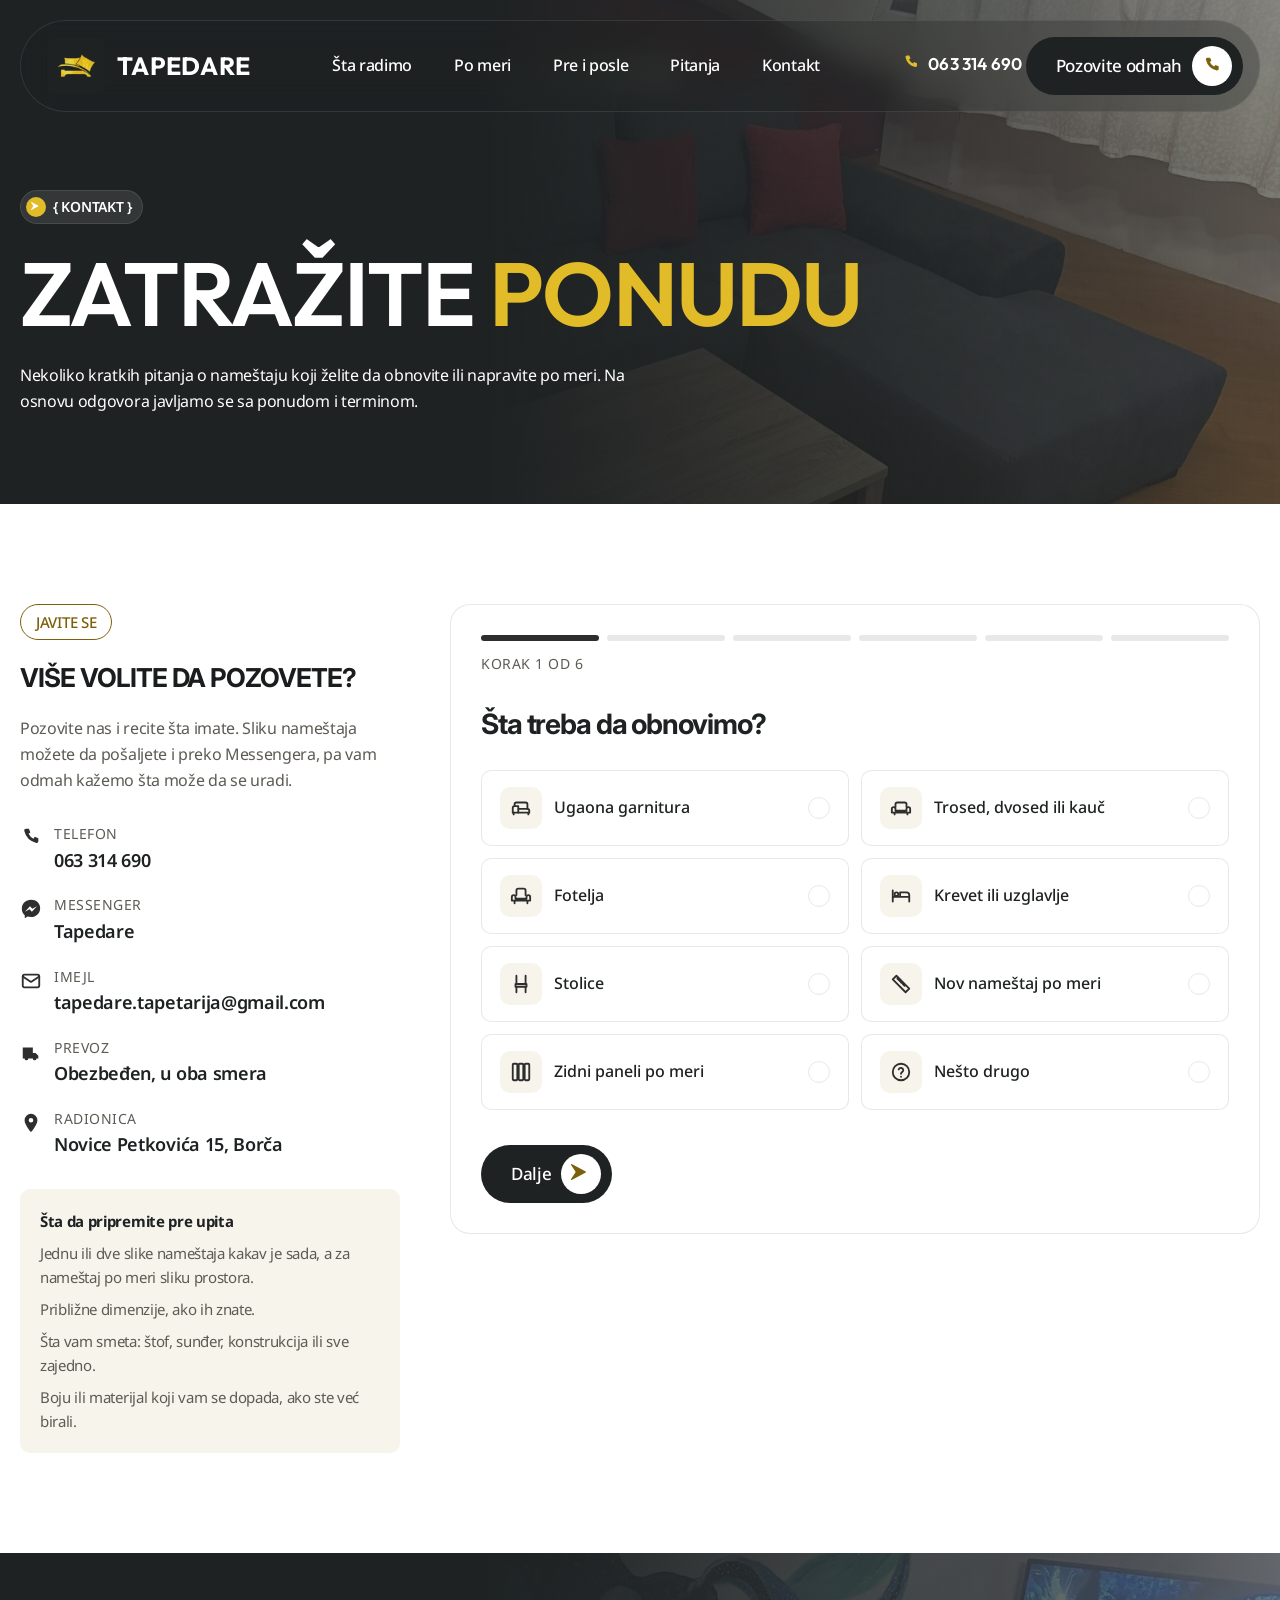
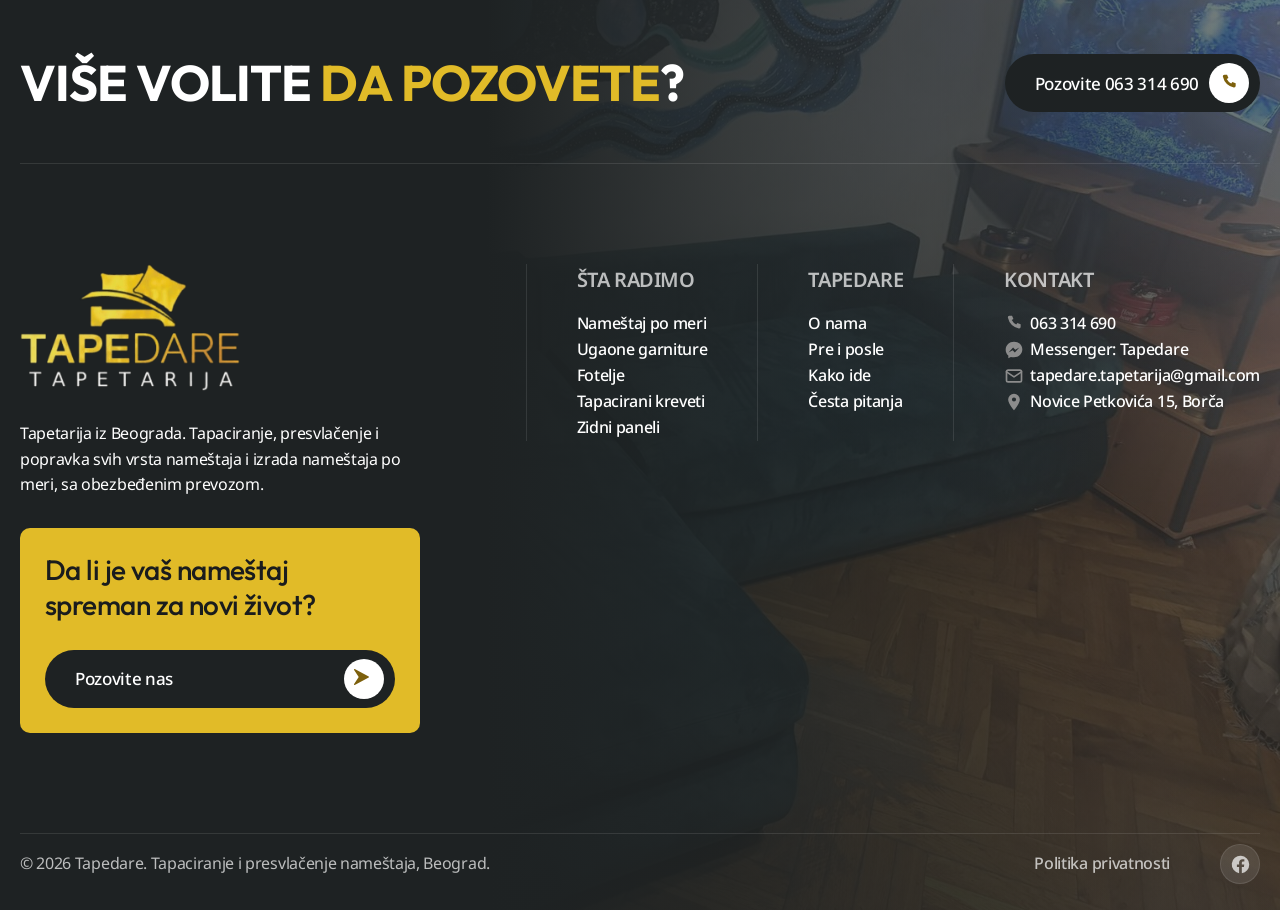
<file: contact.html>
<!DOCTYPE html>
<html lang="sr-Latn">
<head>
<meta charset="utf-8">
<meta name="viewport" content="width=device-width, initial-scale=1.0">
<title>Zatražite ponudu za tapaciranje | Tapedare</title>
<meta name="description" content="Nekoliko kratkih pitanja o nameštaju koji želite da obnovite ili napravite po meri. Na osnovu odgovora šaljemo ponudu, bez dugog dopisivanja u porukama.">
<link rel="canonical" href="https://tapedare.rs/contact.html">
<link rel="icon" href="images/logo-mark.png">

<meta property="og:type" content="website">
<meta property="og:title" content="Zatražite ponudu za tapaciranje | Tapedare">
<meta property="og:description" content="Recite nam šta imate i šta želite, mi šaljemo ponudu za tapaciranje, presvlačenje ili popravku.">
<meta property="og:image" content="images/ugaona-garnitura-posle.jpg">
<meta property="og:url" content="https://tapedare.rs/contact.html">

<link rel="preconnect" href="https://fonts.googleapis.com">
<link rel="preconnect" href="https://fonts.gstatic.com" crossorigin>
<link href="https://fonts.googleapis.com/css2?family=Outfit:wght@500;600;700&family=Noto+Sans:wght@400;500;600;700&family=Inter:wght@600;700&display=swap" rel="stylesheet">
<link rel="stylesheet" href="styles.css?v=2">
</head>
<body>
<a class="skip-link" href="#main">Preskoči na sadržaj</a>

<!-- ===================== NAV ===================== -->
<header class="nav" id="nav">
  <div class="container">
    <div class="nav-bar">
      <div class="nav-row">
        <a class="nav-logo" href="index.html" aria-label="Tapedare, početna strana">
          <img src="images/logo-mark.png" alt="Tapedare logotip" width="256" height="256" decoding="async">
          <span class="nav-wordmark">Tapedare</span>
        </a>
        <button class="nav-toggle" id="navToggle" aria-expanded="false" aria-controls="navMenu" aria-label="Otvori meni">
          <svg class="ico-open" viewBox="0 0 24 24" fill="none" stroke="currentColor" stroke-width="2" stroke-linecap="round" aria-hidden="true"><path d="M3 6h18M3 12h18M3 18h18"/></svg>
          <svg class="ico-close" viewBox="0 0 24 24" fill="none" stroke="currentColor" stroke-width="2" stroke-linecap="round" aria-hidden="true"><path d="M6 6l12 12M18 6L6 18"/></svg>
        </button>
      </div>

      <nav class="nav-menu" id="navMenu" aria-label="Glavna navigacija">
        <a class="nav-link" href="index.html#usluge">Šta radimo
          <svg class="chev" viewBox="0 0 20 20" fill="none" stroke="currentColor" stroke-width="2" stroke-linecap="round" stroke-linejoin="round" aria-hidden="true"><path d="M17 8c0 0-5.155 7-7 7S3 8 3 8"/></svg>
        </a>
        <a class="nav-link" href="index.html#po-meri">Po meri
          <svg class="chev" viewBox="0 0 20 20" fill="none" stroke="currentColor" stroke-width="2" stroke-linecap="round" stroke-linejoin="round" aria-hidden="true"><path d="M17 8c0 0-5.155 7-7 7S3 8 3 8"/></svg>
        </a>
        <a class="nav-link" href="index.html#pre-posle">Pre i posle
          <svg class="chev" viewBox="0 0 20 20" fill="none" stroke="currentColor" stroke-width="2" stroke-linecap="round" stroke-linejoin="round" aria-hidden="true"><path d="M17 8c0 0-5.155 7-7 7S3 8 3 8"/></svg>
        </a>
        <a class="nav-link" href="index.html#pitanja">Pitanja
          <svg class="chev" viewBox="0 0 20 20" fill="none" stroke="currentColor" stroke-width="2" stroke-linecap="round" stroke-linejoin="round" aria-hidden="true"><path d="M17 8c0 0-5.155 7-7 7S3 8 3 8"/></svg>
        </a>
        <a class="nav-link" href="contact.html" aria-current="page">Kontakt</a>
      </nav>

      <div class="nav-cta">
        <a class="nav-phone" href="tel:+38163314690">
          <svg viewBox="0 0 24 24" fill="currentColor" aria-hidden="true"><path d="M6.6 2h3.1l1.6 4-2 1.3a12.4 12.4 0 005.4 5.4l1.3-2 4 1.6v3.1a2 2 0 01-2.2 2A17.8 17.8 0 014.6 4.2 2 2 0 016.6 2z"/></svg>
          063 314 690
        </a>
        <a class="btn" href="tel:+38163314690">Pozovite odmah
          <span class="btn-ico"><svg viewBox="0 0 24 24" fill="currentColor" aria-hidden="true"><path d="M6.6 2h3.1l1.6 4-2 1.3a12.4 12.4 0 005.4 5.4l1.3-2 4 1.6v3.1a2 2 0 01-2.2 2A17.8 17.8 0 014.6 4.2 2 2 0 016.6 2z"/></svg></span>
        </a>
      </div>
    </div>
  </div>
</header>

<main id="main">

  <!-- ===================== PAGE HEAD ===================== -->
  <section class="page-head">
    <img src="images/ugaona-garnitura-posle.jpg" alt="" srcset="images/ugaona-garnitura-posle-800.jpg 800w, images/ugaona-garnitura-posle.jpg 1600w" sizes="100vw" width="1600" height="1200" loading="lazy" decoding="async">
    <div class="container">
      <span class="eyebrow" data-appear>
        <span class="eyebrow-ico" aria-hidden="true"><svg viewBox="0 0 20 20" fill="currentColor"><path d="M14.7 7.44L.76.06a.54.54 0 00-.64.17.6.6 0 00-.12.37c0 .14.04.27.11.38L4.69 8 .11 15.02a.55.55 0 00.01.75c.1.15.26.23.42.23.08 0 .15-.2.22-.06l13.93-7.38c.2-.12.32-.33.31-.56a.63.63 0 00-.3-.56z"/></svg></span>
        { Kontakt }
      </span>
      <h1 class="display" data-split data-split-blur>Zatražite <span class="accent-word">ponudu</span></h1>
      <p data-appear style="--appear-delay:.45s">Nekoliko kratkih pitanja o nameštaju koji želite da obnovite ili napravite po meri. Na osnovu odgovora javljamo se sa ponudom i terminom.</p>
    </div>
  </section>

  <!-- ===================== KONTAKT ===================== -->
  <section class="sec-white">
    <div class="container">
      <div class="contact-split">

        <aside class="contact-aside" data-reveal>
          <div class="stack-sm">
            <span class="eyebrow">Javite se</span>
            <h2 class="h3">Više volite da pozovete?</h2>
            <p>Pozovite nas i recite šta imate. Sliku nameštaja možete da pošaljete i preko Messengera, pa vam odmah kažemo šta može da se uradi.</p>
          </div>

          <div class="contact-lines">
            <div class="contact-line">
              <svg viewBox="0 0 24 24" fill="currentColor" aria-hidden="true"><path d="M6.6 2h3.1l1.6 4-2 1.3a12.4 12.4 0 005.4 5.4l1.3-2 4 1.6v3.1a2 2 0 01-2.2 2A17.8 17.8 0 014.6 4.2 2 2 0 016.6 2z"/></svg>
              <div><span>Telefon</span><a href="tel:+38163314690">063 314 690</a></div>
            </div>
            <div class="contact-line">
              <svg viewBox="0 0 24 24" fill="currentColor" aria-hidden="true"><path d="M12 2C6.4 2 2 6.1 2 11.6c0 2.9 1.2 5.4 3.2 7.1V22l3-1.7c1.2.3 2.5.5 3.8.5 5.6 0 10-4.1 10-9.6S17.6 2 12 2zm1 12.9l-2.6-2.7-5 2.7 5.5-5.8 2.6 2.7 4.9-2.7-5.4 5.8z"/></svg>
              <div><span>Messenger</span><a href="https://m.me/Tapedare" target="_blank" rel="noopener">Tapedare</a></div>
            </div>
            <div class="contact-line">
              <svg viewBox="0 0 24 24" fill="none" stroke="currentColor" stroke-width="2" stroke-linecap="round" stroke-linejoin="round" aria-hidden="true"><rect x="3" y="5" width="18" height="14" rx="2"/><path d="M3 7l9 6 9-6"/></svg>
              <div><span>Imejl</span><a class="footer-mail" href="mailto:tapedare.tapetarija@gmail.com">tapedare.tapetarija@gmail.com</a></div>
            </div>
            <div class="contact-line">
              <svg viewBox="0 0 24 24" fill="currentColor" aria-hidden="true"><path d="M3 7h11v6h3l3 3v3h-2a2 2 0 11-4 0H9a2 2 0 11-4 0H3V7z"/></svg>
              <div><span>Prevoz</span><strong>Obezbeđen, u oba smera</strong></div>
            </div>
            <div class="contact-line">
              <svg viewBox="0 0 24 24" fill="currentColor" aria-hidden="true"><path d="M12 2a7 7 0 00-7 7c0 5.2 7 13 7 13s7-7.8 7-13a7 7 0 00-7-7zm0 9.5A2.5 2.5 0 1112 6.5a2.5 2.5 0 010 5z"/></svg>
              <div><span>Radionica</span><a href="https://www.google.com/maps/search/?api=1&amp;query=Novice+Petkovi%C4%87a+15%2C+Bor%C4%8Da" target="_blank" rel="noopener">Novice Petkovića 15, Borča</a></div>
            </div>
          </div>

          <div class="contact-cred">
            <p><strong>Šta da pripremite pre upita</strong></p>
            <p>Jednu ili dve slike nameštaja kakav je sada, a za nameštaj po meri sliku prostora.</p>
            <p>Približne dimenzije, ako ih znate.</p>
            <p>Šta vam smeta: štof, sunđer, konstrukcija ili sve zajedno.</p>
            <p>Boju ili materijal koji vam se dopada, ako ste već birali.</p>
          </div>
        </aside>

        <!-- ============ WIZARD ============ -->
        <div class="wizard" data-reveal>
          <form id="wizardForm" novalidate>

            <div class="wiz-progress">
              <div class="wiz-dots" id="wizDots" aria-hidden="true"></div>
              <p class="wiz-count" id="wizCount">Korak 1 od 6</p>
            </div>

            <!-- Korak 1 -->
            <fieldset class="wiz-step is-active" data-step="1">
              <legend class="sr-only">Šta treba da obnovimo?</legend>
              <h2>Šta treba da obnovimo?</h2>
              <div class="choice-grid" data-choice-group="service" data-auto-advance="true">
                <button type="button" class="choice" data-value="Ugaona garnitura">
                  <span class="choice-ico" aria-hidden="true"><svg viewBox="0 0 24 24" fill="none" stroke="currentColor" stroke-width="2" stroke-linecap="round" stroke-linejoin="round"><path d="M3 17v-5a2 2 0 012-2h4v7M9 13h10a2 2 0 012 2v2"/><path d="M3 17h18M4 17v2M20 17v2M5 10V8a2 2 0 012-2h10a2 2 0 012 2v5"/></svg></span>
                  <span class="choice-label">Ugaona garnitura</span>
                  <span class="choice-mark" aria-hidden="true"><svg viewBox="0 0 24 24" fill="none" stroke="currentColor" stroke-width="3" stroke-linecap="round" stroke-linejoin="round"><path d="M4 12.5l5 5L20 6.5"/></svg></span>
                </button>
                <button type="button" class="choice" data-value="Trosed, dvosed ili kauč">
                  <span class="choice-ico" aria-hidden="true"><svg viewBox="0 0 24 24" fill="none" stroke="currentColor" stroke-width="2" stroke-linecap="round" stroke-linejoin="round"><path d="M4 11a2 2 0 012 2v2h12v-2a2 2 0 114 0v4H2v-4a2 2 0 012-2zM6 11V8a2 2 0 012-2h8a2 2 0 012 2v3M5 17v2M19 17v2"/></svg></span>
                  <span class="choice-label">Trosed, dvosed ili kauč</span>
                  <span class="choice-mark" aria-hidden="true"><svg viewBox="0 0 24 24" fill="none" stroke="currentColor" stroke-width="3" stroke-linecap="round" stroke-linejoin="round"><path d="M4 12.5l5 5L20 6.5"/></svg></span>
                </button>
                <button type="button" class="choice" data-value="Fotelja">
                  <span class="choice-ico" aria-hidden="true"><svg viewBox="0 0 24 24" fill="none" stroke="currentColor" stroke-width="2" stroke-linecap="round" stroke-linejoin="round"><path d="M7 11V6a2 2 0 012-2h6a2 2 0 012 2v5"/><path d="M4 11a2 2 0 012 2v2h12v-2a2 2 0 114 0v4H2v-4a2 2 0 012-2zM5 17v3M19 17v3"/></svg></span>
                  <span class="choice-label">Fotelja</span>
                  <span class="choice-mark" aria-hidden="true"><svg viewBox="0 0 24 24" fill="none" stroke="currentColor" stroke-width="3" stroke-linecap="round" stroke-linejoin="round"><path d="M4 12.5l5 5L20 6.5"/></svg></span>
                </button>
                <button type="button" class="choice" data-value="Krevet ili uzglavlje">
                  <span class="choice-ico" aria-hidden="true"><svg viewBox="0 0 24 24" fill="none" stroke="currentColor" stroke-width="2" stroke-linecap="round" stroke-linejoin="round"><path d="M3 18V6M3 13h18v5M21 13v-2a3 3 0 00-3-3h-7v5"/><circle cx="7" cy="10" r="2"/></svg></span>
                  <span class="choice-label">Krevet ili uzglavlje</span>
                  <span class="choice-mark" aria-hidden="true"><svg viewBox="0 0 24 24" fill="none" stroke="currentColor" stroke-width="3" stroke-linecap="round" stroke-linejoin="round"><path d="M4 12.5l5 5L20 6.5"/></svg></span>
                </button>
                <button type="button" class="choice" data-value="Stolice">
                  <span class="choice-ico" aria-hidden="true"><svg viewBox="0 0 24 24" fill="none" stroke="currentColor" stroke-width="2" stroke-linecap="round" stroke-linejoin="round"><path d="M7 3v9h10V3M6 12h12v3H6zM7 15v6M17 15v6"/></svg></span>
                  <span class="choice-label">Stolice</span>
                  <span class="choice-mark" aria-hidden="true"><svg viewBox="0 0 24 24" fill="none" stroke="currentColor" stroke-width="3" stroke-linecap="round" stroke-linejoin="round"><path d="M4 12.5l5 5L20 6.5"/></svg></span>
                </button>
                <button type="button" class="choice" data-value="Nov nameštaj po meri">
                  <span class="choice-ico" aria-hidden="true"><svg viewBox="0 0 24 24" fill="none" stroke="currentColor" stroke-width="2" stroke-linecap="round" stroke-linejoin="round"><path d="M3 7l4-4 14 14-4 4z"/><path d="M8 6l2 2M11 9l2 2M14 12l2 2"/></svg></span>
                  <span class="choice-label">Nov nameštaj po meri</span>
                  <span class="choice-mark" aria-hidden="true"><svg viewBox="0 0 24 24" fill="none" stroke="currentColor" stroke-width="3" stroke-linecap="round" stroke-linejoin="round"><path d="M4 12.5l5 5L20 6.5"/></svg></span>
                </button>
                <button type="button" class="choice" data-value="Zidni paneli po meri">
                  <span class="choice-ico" aria-hidden="true"><svg viewBox="0 0 24 24" fill="none" stroke="currentColor" stroke-width="2" stroke-linecap="round" stroke-linejoin="round"><rect x="3" y="3" width="5" height="18" rx="1"/><rect x="9.5" y="3" width="5" height="18" rx="1"/><rect x="16" y="3" width="5" height="18" rx="1"/></svg></span>
                  <span class="choice-label">Zidni paneli po meri</span>
                  <span class="choice-mark" aria-hidden="true"><svg viewBox="0 0 24 24" fill="none" stroke="currentColor" stroke-width="3" stroke-linecap="round" stroke-linejoin="round"><path d="M4 12.5l5 5L20 6.5"/></svg></span>
                </button>
                <button type="button" class="choice" data-value="Nešto drugo">
                  <span class="choice-ico" aria-hidden="true"><svg viewBox="0 0 24 24" fill="none" stroke="currentColor" stroke-width="2" stroke-linecap="round" stroke-linejoin="round"><circle cx="12" cy="12" r="9"/><path d="M9.5 9.2a2.6 2.6 0 015 .9c0 1.7-2.5 2.2-2.5 3.9"/><path d="M12 17.2h.01"/></svg></span>
                  <span class="choice-label">Nešto drugo</span>
                  <span class="choice-mark" aria-hidden="true"><svg viewBox="0 0 24 24" fill="none" stroke="currentColor" stroke-width="3" stroke-linecap="round" stroke-linejoin="round"><path d="M4 12.5l5 5L20 6.5"/></svg></span>
                </button>
              </div>
              <p class="field-error" data-error-for="service" hidden>Izaberite jednu opciju da biste nastavili.</p>
              <div class="wiz-nav">
                <button type="button" class="btn" data-next>Dalje
                  <span class="btn-ico"><svg viewBox="0 0 20 20" fill="currentColor" aria-hidden="true"><path d="M14.7 7.44L.76.06a.54.54 0 00-.64.17.6.6 0 00-.12.37c0 .14.04.27.11.38L4.69 8 .11 15.02a.55.55 0 00.01.75c.1.15.26.23.42.23.08 0 .15-.2.22-.06l13.93-7.38c.2-.12.32-.33.31-.56a.63.63 0 00-.3-.56z"/></svg></span>
                </button>
              </div>
            </fieldset>

            <!-- Korak 2: ne vazi za zidne panele, oni se prave nanovo -->
            <fieldset class="wiz-step" data-step="2" data-when="Ugaona garnitura|Trosed, dvosed ili kauč|Fotelja|Krevet ili uzglavlje|Stolice|Nešto drugo">
              <legend class="sr-only">Šta želite da uradimo?</legend>
              <h2>Šta želite da uradimo?</h2>
              <p class="wiz-hint">Ako niste sigurni, izaberite poslednju opciju. Procenićemo sa slike šta treba.</p>
              <div class="choice-grid" data-choice-group="radovi" data-auto-advance="true">
                <button type="button" class="choice" data-value="Presvlačenje novim materijalom">
                  <span class="choice-ico" aria-hidden="true"><svg viewBox="0 0 24 24" fill="none" stroke="currentColor" stroke-width="2" stroke-linecap="round" stroke-linejoin="round"><path d="M4 4h16v16H4z"/><path d="M4 9h16M4 14h16"/></svg></span>
                  <span class="choice-label">Presvlačenje novim materijalom</span>
                  <span class="choice-mark" aria-hidden="true"><svg viewBox="0 0 24 24" fill="none" stroke="currentColor" stroke-width="3" stroke-linecap="round" stroke-linejoin="round"><path d="M4 12.5l5 5L20 6.5"/></svg></span>
                </button>
                <button type="button" class="choice" data-value="Popravka">
                  <span class="choice-ico" aria-hidden="true"><svg viewBox="0 0 24 24" fill="none" stroke="currentColor" stroke-width="2" stroke-linecap="round" stroke-linejoin="round"><path d="M14.7 6.3a4 4 0 00-5.4 5.2L3 17.8V21h3.2l6.3-6.3a4 4 0 005.2-5.4l-2.6 2.6-2.4-.6-.6-2.4z"/></svg></span>
                  <span class="choice-label">Popravka</span>
                  <span class="choice-mark" aria-hidden="true"><svg viewBox="0 0 24 24" fill="none" stroke="currentColor" stroke-width="3" stroke-linecap="round" stroke-linejoin="round"><path d="M4 12.5l5 5L20 6.5"/></svg></span>
                </button>
                <button type="button" class="choice" data-value="Presvlačenje i popravka">
                  <span class="choice-ico" aria-hidden="true"><svg viewBox="0 0 24 24" fill="none" stroke="currentColor" stroke-width="2" stroke-linecap="round" stroke-linejoin="round"><path d="M12 5v14M5 12h14"/></svg></span>
                  <span class="choice-label">Presvlačenje i popravka</span>
                  <span class="choice-mark" aria-hidden="true"><svg viewBox="0 0 24 24" fill="none" stroke="currentColor" stroke-width="3" stroke-linecap="round" stroke-linejoin="round"><path d="M4 12.5l5 5L20 6.5"/></svg></span>
                </button>
                <button type="button" class="choice" data-value="Nisam siguran, procenite vi">
                  <span class="choice-ico" aria-hidden="true"><svg viewBox="0 0 24 24" fill="none" stroke="currentColor" stroke-width="2" stroke-linecap="round" stroke-linejoin="round"><circle cx="12" cy="12" r="9"/><path d="M9.5 9.2a2.6 2.6 0 015 .9c0 1.7-2.5 2.2-2.5 3.9"/><path d="M12 17.2h.01"/></svg></span>
                  <span class="choice-label">Nisam siguran, procenite vi</span>
                  <span class="choice-mark" aria-hidden="true"><svg viewBox="0 0 24 24" fill="none" stroke="currentColor" stroke-width="3" stroke-linecap="round" stroke-linejoin="round"><path d="M4 12.5l5 5L20 6.5"/></svg></span>
                </button>
              </div>
              <p class="field-error" data-error-for="radovi" hidden>Izaberite jednu opciju da biste nastavili.</p>
              <div class="wiz-nav">
                <button type="button" class="wiz-back" data-back>
                  <svg viewBox="0 0 20 20" fill="none" stroke="currentColor" stroke-width="1.6" stroke-linecap="round" stroke-linejoin="round" aria-hidden="true"><path d="M16 10H4M9 5l-5 5 5 5"/></svg>Nazad
                </button>
                <button type="button" class="btn" data-next>Dalje
                  <span class="btn-ico"><svg viewBox="0 0 20 20" fill="currentColor" aria-hidden="true"><path d="M14.7 7.44L.76.06a.54.54 0 00-.64.17.6.6 0 00-.12.37c0 .14.04.27.11.38L4.69 8 .11 15.02a.55.55 0 00.01.75c.1.15.26.23.42.23.08 0 .15-.2.22-.06l13.93-7.38c.2-.12.32-.33.31-.56a.63.63 0 00-.3-.56z"/></svg></span>
                </button>
              </div>
            </fieldset>

            <!-- Korak 3 -->
            <fieldset class="wiz-step" data-step="3">
              <legend class="sr-only">Kakav materijal vam se dopada?</legend>
              <h2>Kakav materijal vam se dopada?</h2>
              <p class="wiz-hint">Ne morate sada da odlučite. Uz ponudu vam predložimo materijale koji odgovaraju komadu.</p>
              <div class="choice-grid" data-choice-group="materijal" data-auto-advance="true">
                <button type="button" class="choice" data-value="Pliš ili somot">
                  <span class="choice-ico" aria-hidden="true"><svg viewBox="0 0 24 24" fill="currentColor"><circle cx="12" cy="12" r="9"/></svg></span>
                  <span class="choice-label">Pliš ili somot</span>
                  <span class="choice-mark" aria-hidden="true"><svg viewBox="0 0 24 24" fill="none" stroke="currentColor" stroke-width="3" stroke-linecap="round" stroke-linejoin="round"><path d="M4 12.5l5 5L20 6.5"/></svg></span>
                </button>
                <button type="button" class="choice" data-value="Štof">
                  <span class="choice-ico" aria-hidden="true"><svg viewBox="0 0 24 24" fill="currentColor"><circle cx="12" cy="12" r="9"/></svg></span>
                  <span class="choice-label">Štof</span>
                  <span class="choice-mark" aria-hidden="true"><svg viewBox="0 0 24 24" fill="none" stroke="currentColor" stroke-width="3" stroke-linecap="round" stroke-linejoin="round"><path d="M4 12.5l5 5L20 6.5"/></svg></span>
                </button>
                <button type="button" class="choice" data-value="Eko koža">
                  <span class="choice-ico" aria-hidden="true"><svg viewBox="0 0 24 24" fill="currentColor"><circle cx="12" cy="12" r="9"/></svg></span>
                  <span class="choice-label">Eko koža</span>
                  <span class="choice-mark" aria-hidden="true"><svg viewBox="0 0 24 24" fill="none" stroke="currentColor" stroke-width="3" stroke-linecap="round" stroke-linejoin="round"><path d="M4 12.5l5 5L20 6.5"/></svg></span>
                </button>
                <button type="button" class="choice" data-value="Predložite vi">
                  <span class="choice-ico" aria-hidden="true"><svg viewBox="0 0 24 24" fill="none" stroke="currentColor" stroke-width="2" stroke-linecap="round" stroke-linejoin="round"><circle cx="12" cy="12" r="9"/><path d="M9.5 9.2a2.6 2.6 0 015 .9c0 1.7-2.5 2.2-2.5 3.9"/><path d="M12 17.2h.01"/></svg></span>
                  <span class="choice-label">Predložite vi</span>
                  <span class="choice-mark" aria-hidden="true"><svg viewBox="0 0 24 24" fill="none" stroke="currentColor" stroke-width="3" stroke-linecap="round" stroke-linejoin="round"><path d="M4 12.5l5 5L20 6.5"/></svg></span>
                </button>
              </div>
              <p class="field-error" data-error-for="materijal" hidden>Izaberite jednu opciju da biste nastavili.</p>
              <div class="wiz-nav">
                <button type="button" class="wiz-back" data-back>
                  <svg viewBox="0 0 20 20" fill="none" stroke="currentColor" stroke-width="1.6" stroke-linecap="round" stroke-linejoin="round" aria-hidden="true"><path d="M16 10H4M9 5l-5 5 5 5"/></svg>Nazad
                </button>
                <button type="button" class="btn" data-next>Dalje
                  <span class="btn-ico"><svg viewBox="0 0 20 20" fill="currentColor" aria-hidden="true"><path d="M14.7 7.44L.76.06a.54.54 0 00-.64.17.6.6 0 00-.12.37c0 .14.04.27.11.38L4.69 8 .11 15.02a.55.55 0 00.01.75c.1.15.26.23.42.23.08 0 .15-.2.22-.06l13.93-7.38c.2-.12.32-.33.31-.56a.63.63 0 00-.3-.56z"/></svg></span>
                </button>
              </div>
            </fieldset>

            <!-- Korak 4: ne vazi za zidne panele, oni se ugradjuju na licu mesta -->
            <fieldset class="wiz-step" data-step="4" data-when="Ugaona garnitura|Trosed, dvosed ili kauč|Fotelja|Krevet ili uzglavlje|Stolice|Nešto drugo">
              <legend class="sr-only">Kako da preuzmemo nameštaj?</legend>
              <h2>Kako da preuzmemo nameštaj?</h2>
              <p class="wiz-hint">Prevoz je obezbeđen. Ovo nam pomaže da odmah predložimo termin.</p>
              <div class="choice-grid" data-choice-group="prevoz" data-auto-advance="true">
                <button type="button" class="choice" data-value="Dođite po nameštaj">
                  <span class="choice-ico" aria-hidden="true"><svg viewBox="0 0 24 24" fill="currentColor"><path d="M3 7h11v6h3l3 3v3h-2a2 2 0 11-4 0H9a2 2 0 11-4 0H3V7z"/></svg></span>
                  <span class="choice-label">Dođite po nameštaj</span>
                  <span class="choice-mark" aria-hidden="true"><svg viewBox="0 0 24 24" fill="none" stroke="currentColor" stroke-width="3" stroke-linecap="round" stroke-linejoin="round"><path d="M4 12.5l5 5L20 6.5"/></svg></span>
                </button>
                <button type="button" class="choice" data-value="Doneću ga sam">
                  <span class="choice-ico" aria-hidden="true"><svg viewBox="0 0 24 24" fill="none" stroke="currentColor" stroke-width="2" stroke-linecap="round" stroke-linejoin="round"><path d="M12 3l9 7h-2v10H5V10H3l9-7z"/></svg></span>
                  <span class="choice-label">Doneću ga sam</span>
                  <span class="choice-mark" aria-hidden="true"><svg viewBox="0 0 24 24" fill="none" stroke="currentColor" stroke-width="3" stroke-linecap="round" stroke-linejoin="round"><path d="M4 12.5l5 5L20 6.5"/></svg></span>
                </button>
                <button type="button" class="choice" data-value="Dogovorićemo se">
                  <span class="choice-ico" aria-hidden="true"><svg viewBox="0 0 24 24" fill="none" stroke="currentColor" stroke-width="2" stroke-linecap="round" stroke-linejoin="round"><circle cx="12" cy="12" r="9"/><path d="M9.5 9.2a2.6 2.6 0 015 .9c0 1.7-2.5 2.2-2.5 3.9"/><path d="M12 17.2h.01"/></svg></span>
                  <span class="choice-label">Dogovorićemo se</span>
                  <span class="choice-mark" aria-hidden="true"><svg viewBox="0 0 24 24" fill="none" stroke="currentColor" stroke-width="3" stroke-linecap="round" stroke-linejoin="round"><path d="M4 12.5l5 5L20 6.5"/></svg></span>
                </button>
              </div>
              <p class="field-error" data-error-for="prevoz" hidden>Izaberite jednu opciju da biste nastavili.</p>
              <div class="wiz-nav">
                <button type="button" class="wiz-back" data-back>
                  <svg viewBox="0 0 20 20" fill="none" stroke="currentColor" stroke-width="1.6" stroke-linecap="round" stroke-linejoin="round" aria-hidden="true"><path d="M16 10H4M9 5l-5 5 5 5"/></svg>Nazad
                </button>
                <button type="button" class="btn" data-next>Dalje
                  <span class="btn-ico"><svg viewBox="0 0 20 20" fill="currentColor" aria-hidden="true"><path d="M14.7 7.44L.76.06a.54.54 0 00-.64.17.6.6 0 00-.12.37c0 .14.04.27.11.38L4.69 8 .11 15.02a.55.55 0 00.01.75c.1.15.26.23.42.23.08 0 .15-.2.22-.06l13.93-7.38c.2-.12.32-.33.31-.56a.63.63 0 00-.3-.56z"/></svg></span>
                </button>
              </div>
            </fieldset>

            <!-- Korak 5 -->
            <fieldset class="wiz-step" data-step="5">
              <legend class="sr-only">Kada vam treba?</legend>
              <h2>Kada vam treba?</h2>
              <div class="choice-grid" data-choice-group="timing" data-auto-advance="true">
                <button type="button" class="choice" data-value="Što pre">
                  <span class="choice-ico" aria-hidden="true"><svg viewBox="0 0 24 24" fill="currentColor"><path d="M13 2L4 14h6l-1 8 9-12h-6l1-8z"/></svg></span>
                  <span class="choice-label">Što pre</span>
                  <span class="choice-mark" aria-hidden="true"><svg viewBox="0 0 24 24" fill="none" stroke="currentColor" stroke-width="3" stroke-linecap="round" stroke-linejoin="round"><path d="M4 12.5l5 5L20 6.5"/></svg></span>
                </button>
                <button type="button" class="choice" data-value="U narednih mesec dana">
                  <span class="choice-ico" aria-hidden="true"><svg viewBox="0 0 24 24" fill="none" stroke="currentColor" stroke-width="2" stroke-linecap="round" stroke-linejoin="round"><rect x="3" y="5" width="18" height="16" rx="2"/><path d="M3 10h18M8 3v4M16 3v4"/></svg></span>
                  <span class="choice-label">U narednih mesec dana</span>
                  <span class="choice-mark" aria-hidden="true"><svg viewBox="0 0 24 24" fill="none" stroke="currentColor" stroke-width="3" stroke-linecap="round" stroke-linejoin="round"><path d="M4 12.5l5 5L20 6.5"/></svg></span>
                </button>
                <button type="button" class="choice" data-value="Nije hitno">
                  <span class="choice-ico" aria-hidden="true"><svg viewBox="0 0 24 24" fill="none" stroke="currentColor" stroke-width="2" stroke-linecap="round" stroke-linejoin="round"><circle cx="12" cy="12" r="9"/><path d="M12 7v5l3 3"/></svg></span>
                  <span class="choice-label">Nije hitno</span>
                  <span class="choice-mark" aria-hidden="true"><svg viewBox="0 0 24 24" fill="none" stroke="currentColor" stroke-width="3" stroke-linecap="round" stroke-linejoin="round"><path d="M4 12.5l5 5L20 6.5"/></svg></span>
                </button>
                <button type="button" class="choice" data-value="Samo se raspitujem">
                  <span class="choice-ico" aria-hidden="true"><svg viewBox="0 0 24 24" fill="none" stroke="currentColor" stroke-width="2" stroke-linecap="round" stroke-linejoin="round"><circle cx="12" cy="12" r="9"/><path d="M9.5 9.2a2.6 2.6 0 015 .9c0 1.7-2.5 2.2-2.5 3.9"/><path d="M12 17.2h.01"/></svg></span>
                  <span class="choice-label">Samo se raspitujem</span>
                  <span class="choice-mark" aria-hidden="true"><svg viewBox="0 0 24 24" fill="none" stroke="currentColor" stroke-width="3" stroke-linecap="round" stroke-linejoin="round"><path d="M4 12.5l5 5L20 6.5"/></svg></span>
                </button>
              </div>
              <p class="field-error" data-error-for="timing" hidden>Izaberite jednu opciju da biste nastavili.</p>
              <div class="wiz-nav">
                <button type="button" class="wiz-back" data-back>
                  <svg viewBox="0 0 20 20" fill="none" stroke="currentColor" stroke-width="1.6" stroke-linecap="round" stroke-linejoin="round" aria-hidden="true"><path d="M16 10H4M9 5l-5 5 5 5"/></svg>Nazad
                </button>
                <button type="button" class="btn" data-next>Dalje
                  <span class="btn-ico"><svg viewBox="0 0 20 20" fill="currentColor" aria-hidden="true"><path d="M14.7 7.44L.76.06a.54.54 0 00-.64.17.6.6 0 00-.12.37c0 .14.04.27.11.38L4.69 8 .11 15.02a.55.55 0 00.01.75c.1.15.26.23.42.23.08 0 .15-.2.22-.06l13.93-7.38c.2-.12.32-.33.31-.56a.63.63 0 00-.3-.56z"/></svg></span>
                </button>
              </div>
            </fieldset>

            <!-- Korak 6 -->
            <fieldset class="wiz-step" data-step="6">
              <legend class="sr-only">Vaši podaci</legend>
              <h2>Vaši podaci</h2>
              <p class="wiz-hint">Javljamo se telefonom da dogovorimo ponudu i termin. Sliku nameštaja nam možete poslati i na Messenger.</p>
              <div class="field-row">
                <div class="field">
                  <label for="name">Ime i prezime</label>
                  <input type="text" id="name" name="name" autocomplete="name" placeholder="Marko Marković">
                  <p class="field-error" data-error-for="name" hidden>Upišite svoje ime.</p>
                </div>
                <div class="field">
                  <label for="phone">Telefon</label>
                  <input type="tel" id="phone" name="phone" autocomplete="tel" placeholder="06x xxx xxxx">
                  <p class="field-error" data-error-for="phone" hidden>Upišite broj telefona.</p>
                </div>
              </div>
              <div class="field-row">
                <div class="field">
                  <label for="email">Imejl (nije obavezno)</label>
                  <input type="email" id="email" name="email" autocomplete="email" placeholder="marko@primer.rs">
                  <p class="field-error" data-error-for="email" hidden>Upišite ispravnu imejl adresu.</p>
                </div>
                <div class="field">
                  <label for="suburb">Opština ili deo grada</label>
                  <input type="text" id="suburb" name="suburb" autocomplete="address-level2" placeholder="Zvezdara, Beograd">
                  <p class="field-error" data-error-for="suburb" hidden>Recite nam gde se nalazi nameštaj.</p>
                </div>
              </div>
              <div class="field">
                <label for="message">Još nešto da dodate? (nije obavezno)</label>
                <textarea id="message" name="message" placeholder="Ugaona garnitura oko 2,5 x 1,6 m, sedište je ulegnuto, želela bih sivi štof koji se lako čisti."></textarea>
              </div>
              <div class="wiz-nav">
                <button type="button" class="wiz-back" data-back>
                  <svg viewBox="0 0 20 20" fill="none" stroke="currentColor" stroke-width="1.6" stroke-linecap="round" stroke-linejoin="round" aria-hidden="true"><path d="M16 10H4M9 5l-5 5 5 5"/></svg>Nazad
                </button>
                <button type="submit" class="btn" id="wizSubmit">Pošalji upit
                  <span class="btn-ico"><svg viewBox="0 0 20 20" fill="currentColor" aria-hidden="true"><path d="M14.7 7.44L.76.06a.54.54 0 00-.64.17.6.6 0 00-.12.37c0 .14.04.27.11.38L4.69 8 .11 15.02a.55.55 0 00.01.75c.1.15.26.23.42.23.08 0 .15-.2.22-.06l13.93-7.38c.2-.12.32-.33.31-.56a.63.63 0 00-.3-.56z"/></svg></span>
                </button>
              </div>
              <p class="field-error" id="wizFormError" hidden></p>
              <p class="tag-text">Podatke koristimo samo da vam odgovorimo na upit. Ne prosleđujemo ih trećim licima. Više u <a href="privacy.html">politici privatnosti</a>.</p>
            </fieldset>

          </form>

          <!-- Uspeh -->
          <div class="wiz-done" id="wizDone" role="status" aria-live="polite">
            <span class="tick-big" aria-hidden="true"><svg viewBox="0 0 24 24" fill="none" stroke="currentColor" stroke-width="2.5" stroke-linecap="round" stroke-linejoin="round"><path d="M4 12.5l5 5L20 6.5"/></svg></span>
            <h2 class="h3">Primili smo vaš upit.</h2>
            <p>Javljamo se da dogovorimo ponudu i termin za preuzimanje. Ako vam se žuri, pozovite nas na <a href="tel:+38163314690"><strong>063 314 690</strong></a>.</p>
            <dl class="summary" id="wizSummary"></dl>
          </div>
        </div>

      </div>
    </div>
  </section>
</main>

<!-- ===================== FOOTER ===================== -->
<footer class="footer">
  <canvas class="topology-mark" aria-hidden="true"></canvas>
  <img src="images/ugaona-garnitura-petrolej.jpg" alt="" srcset="images/ugaona-garnitura-petrolej-800.jpg 800w, images/ugaona-garnitura-petrolej.jpg 1600w" sizes="100vw" width="1600" height="1200" loading="lazy" decoding="async">
  <div class="container">

    <div class="footer-cta">
      <div class="footer-cta-row">
        <h2 class="h2" data-split>Više volite <span class="accent-word">da pozovete</span>?</h2>
        <a class="btn" href="tel:+38163314690">Pozovite 063 314 690
          <span class="btn-ico"><svg viewBox="0 0 24 24" fill="currentColor" aria-hidden="true"><path d="M6.6 2h3.1l1.6 4-2 1.3a12.4 12.4 0 005.4 5.4l1.3-2 4 1.6v3.1a2 2 0 01-2.2 2A17.8 17.8 0 014.6 4.2 2 2 0 016.6 2z"/></svg></span>
        </a>
      </div>
      <div class="rule"></div>
    </div>

    <div class="footer-main" data-reveal>
      <div class="footer-brand">
        <img class="logo logo-lockup" src="images/logo.png" alt="Tapedare tapetarija logotip" width="523" height="302" loading="lazy" decoding="async">
        <p>Tapetarija iz Beograda. Tapaciranje, presvlačenje i popravka svih vrsta nameštaja i izrada nameštaja po meri, sa obezbeđenim prevozom.</p>
        <div class="footer-call">
          <h3 class="footer-call-title">Da li je vaš nameštaj spreman za novi život?</h3>
          <a class="btn btn-block" href="tel:+38163314690">Pozovite nas
            <span class="btn-ico"><svg viewBox="0 0 20 20" fill="currentColor" aria-hidden="true"><path d="M14.7 7.44L.76.06a.54.54 0 00-.64.17.6.6 0 00-.12.37c0 .14.04.27.11.38L4.69 8 .11 15.02a.55.55 0 00.01.75c.1.15.26.23.42.23.08 0 .15-.2.22-.06l13.93-7.38c.2-.12.32-.33.31-.56a.63.63 0 00-.3-.56z"/></svg></span>
          </a>
        </div>
      </div>

      <div class="footer-cols">
        <div class="footer-divider" aria-hidden="true"></div>
        <div class="footer-col">
          <h2>Šta radimo</h2>
          <ul>
            <li><a href="index.html#po-meri">Nameštaj po meri</a></li>
            <li><a href="index.html#usluge">Ugaone garniture</a></li>
            <li><a href="index.html#usluge">Fotelje</a></li>
            <li><a href="index.html#usluge">Tapacirani kreveti</a></li>
            <li><a href="index.html#usluge">Zidni paneli</a></li>
          </ul>
        </div>

        <div class="footer-divider" aria-hidden="true"></div>
        <div class="footer-col">
          <h2>Tapedare</h2>
          <ul>
            <li><a href="index.html#o-nama">O nama</a></li>
            <li><a href="index.html#pre-posle">Pre i posle</a></li>
            <li><a href="index.html#proces">Kako ide</a></li>
            <li><a href="index.html#pitanja">Česta pitanja</a></li>
          </ul>
        </div>

        <div class="footer-divider" aria-hidden="true"></div>
        <div class="footer-col">
          <h2>Kontakt</h2>
          <ul>
            <li>
              <svg viewBox="0 0 24 24" fill="currentColor" aria-hidden="true"><path d="M6.6 2h3.1l1.6 4-2 1.3a12.4 12.4 0 005.4 5.4l1.3-2 4 1.6v3.1a2 2 0 01-2.2 2A17.8 17.8 0 014.6 4.2 2 2 0 016.6 2z"/></svg>
              <a href="tel:+38163314690">063 314 690</a>
            </li>
            <li>
              <svg viewBox="0 0 24 24" fill="currentColor" aria-hidden="true"><path d="M12 2C6.4 2 2 6.1 2 11.6c0 2.9 1.2 5.4 3.2 7.1V22l3-1.7c1.2.3 2.5.5 3.8.5 5.6 0 10-4.1 10-9.6S17.6 2 12 2zm1 12.9l-2.6-2.7-5 2.7 5.5-5.8 2.6 2.7 4.9-2.7-5.4 5.8z"/></svg>
              <a href="https://m.me/Tapedare" target="_blank" rel="noopener">Messenger: Tapedare</a>
            </li>
            <li>
              <svg viewBox="0 0 24 24" fill="none" stroke="currentColor" stroke-width="2" stroke-linecap="round" stroke-linejoin="round" aria-hidden="true"><rect x="3" y="5" width="18" height="14" rx="2"/><path d="M3 7l9 6 9-6"/></svg>
              <a class="footer-mail" href="mailto:tapedare.tapetarija@gmail.com">tapedare.tapetarija@gmail.com</a>
            </li>
            <li>
              <svg viewBox="0 0 24 24" fill="currentColor" aria-hidden="true"><path d="M12 2a7 7 0 00-7 7c0 5.2 7 13 7 13s7-7.8 7-13a7 7 0 00-7-7zm0 9.5A2.5 2.5 0 1112 6.5a2.5 2.5 0 010 5z"/></svg>
              <a href="https://www.google.com/maps/search/?api=1&amp;query=Novice+Petkovi%C4%87a+15%2C+Bor%C4%8Da" target="_blank" rel="noopener">Novice Petkovića 15, Borča</a>
            </li>
          </ul>
        </div>
      </div>
    </div>

    <div class="footer-legal">
      <div class="rule"></div>
      <div class="footer-legal-row">
        <p>&copy; <span id="year">2026</span> Tapedare. Tapaciranje i presvlačenje nameštaja, Beograd.</p>
        <a href="privacy.html">Politika privatnosti</a>
        <div class="socials">
          <a class="social" href="https://www.facebook.com/Tapedare" target="_blank" rel="noopener" aria-label="Tapedare na Fejsbuku">
            <svg viewBox="0 0 24 24" fill="currentColor" aria-hidden="true"><path d="M22 12a10 10 0 10-11.6 9.9v-7H7.9V12h2.5V9.8c0-2.5 1.5-3.9 3.8-3.9 1.1 0 2.2.2 2.2.2v2.5h-1.3c-1.2 0-1.6.8-1.6 1.6V12h2.8l-.4 2.9h-2.4v7A10 10 0 0022 12z"/></svg>
          </a>
        </div>
      </div>
    </div>

  </div>
</footer>

<script src="lenis.min.js"></script>
<script src="main.js?v=2"></script>
</body>
</html>
</file>
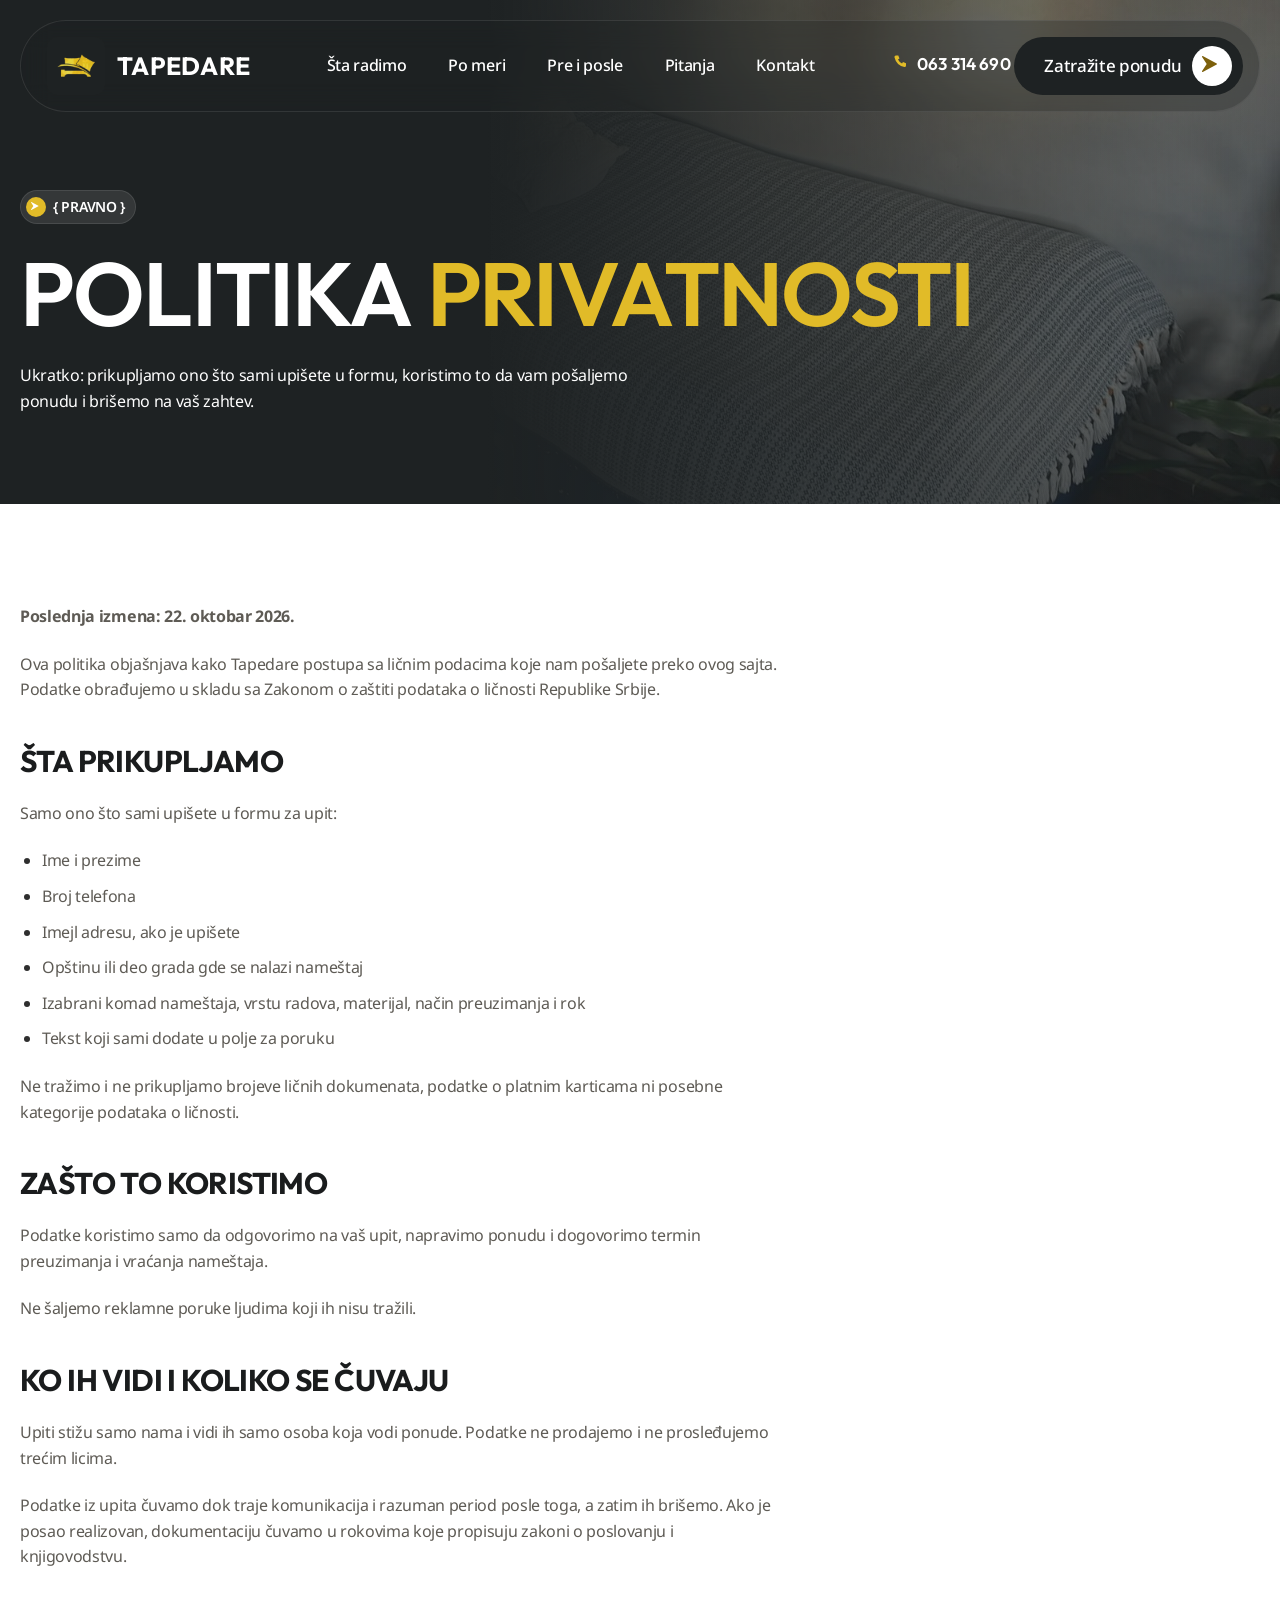
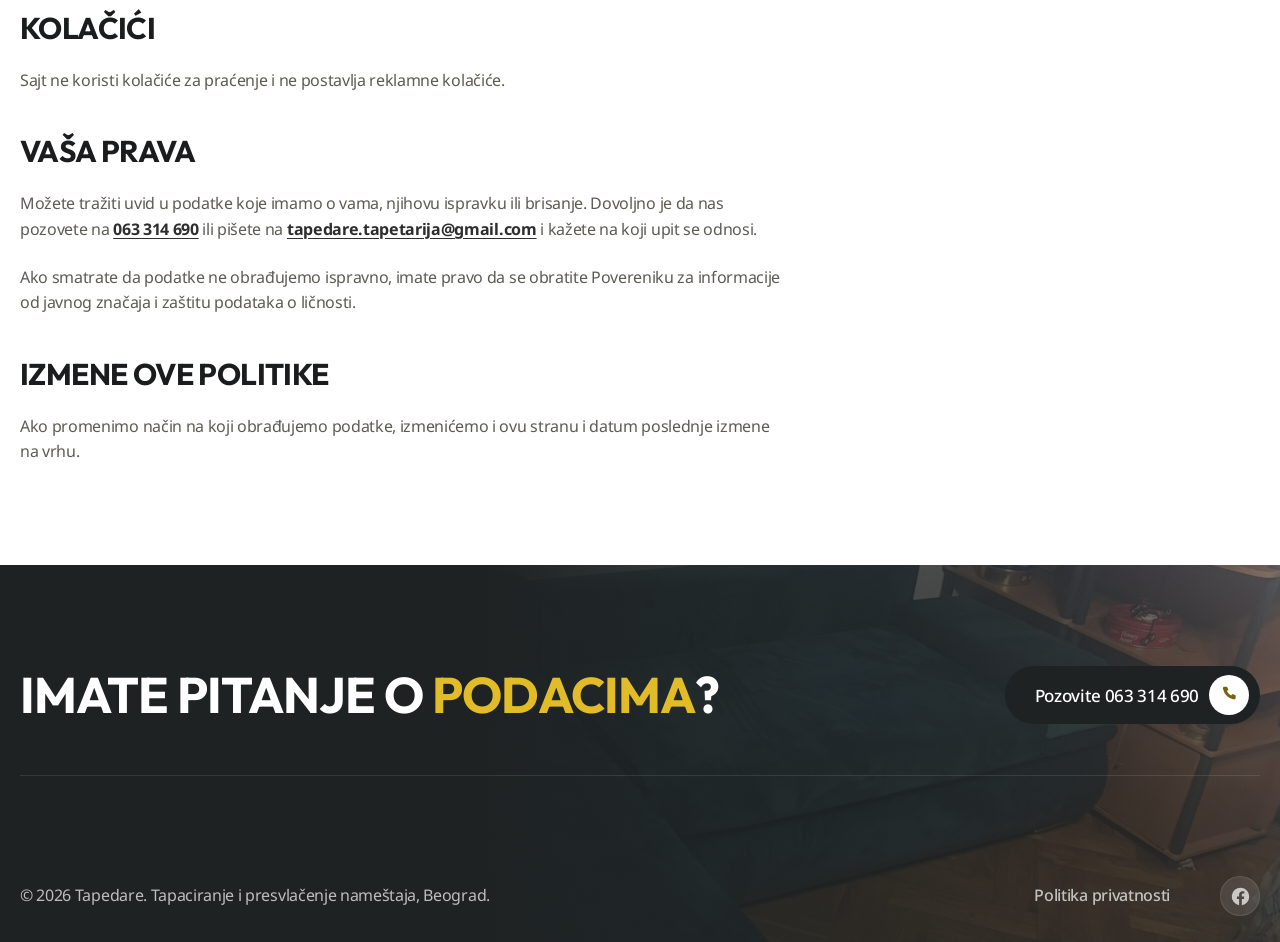
<file: privacy.html>
<!DOCTYPE html>
<html lang="sr-Latn">
<head>
<meta charset="utf-8">
<meta name="viewport" content="width=device-width, initial-scale=1.0">
<title>Politika privatnosti | Tapedare</title>
<meta name="description" content="Kako Tapedare postupa sa podacima koje pošaljete preko forme za upit: šta prikupljamo, zašto, koliko čuvamo i kako tražite brisanje svojih podataka.">
<link rel="canonical" href="https://tapedare.rs/privacy.html">
<link rel="icon" href="images/logo-mark.png">
<meta name="robots" content="noindex">

<link rel="preconnect" href="https://fonts.googleapis.com">
<link rel="preconnect" href="https://fonts.gstatic.com" crossorigin>
<link href="https://fonts.googleapis.com/css2?family=Outfit:wght@500;600;700&family=Noto+Sans:wght@400;500;600;700&family=Inter:wght@600;700&display=swap" rel="stylesheet">
<link rel="stylesheet" href="styles.css?v=2">
</head>
<body>
<a class="skip-link" href="#main">Preskoči na sadržaj</a>

<!-- ===================== NAV ===================== -->
<header class="nav" id="nav">
  <div class="container">
    <div class="nav-bar">
      <div class="nav-row">
        <a class="nav-logo" href="index.html" aria-label="Tapedare, početna strana">
          <img src="images/logo-mark.png" alt="Tapedare logotip" width="256" height="256" decoding="async">
          <span class="nav-wordmark">Tapedare</span>
        </a>
        <button class="nav-toggle" id="navToggle" aria-expanded="false" aria-controls="navMenu" aria-label="Otvori meni">
          <svg class="ico-open" viewBox="0 0 24 24" fill="none" stroke="currentColor" stroke-width="2" stroke-linecap="round" aria-hidden="true"><path d="M3 6h18M3 12h18M3 18h18"/></svg>
          <svg class="ico-close" viewBox="0 0 24 24" fill="none" stroke="currentColor" stroke-width="2" stroke-linecap="round" aria-hidden="true"><path d="M6 6l12 12M18 6L6 18"/></svg>
        </button>
      </div>

      <nav class="nav-menu" id="navMenu" aria-label="Glavna navigacija">
        <a class="nav-link" href="index.html#usluge">Šta radimo
          <svg class="chev" viewBox="0 0 20 20" fill="none" stroke="currentColor" stroke-width="2" stroke-linecap="round" stroke-linejoin="round" aria-hidden="true"><path d="M17 8c0 0-5.155 7-7 7S3 8 3 8"/></svg>
        </a>
        <a class="nav-link" href="index.html#po-meri">Po meri
          <svg class="chev" viewBox="0 0 20 20" fill="none" stroke="currentColor" stroke-width="2" stroke-linecap="round" stroke-linejoin="round" aria-hidden="true"><path d="M17 8c0 0-5.155 7-7 7S3 8 3 8"/></svg>
        </a>
        <a class="nav-link" href="index.html#pre-posle">Pre i posle
          <svg class="chev" viewBox="0 0 20 20" fill="none" stroke="currentColor" stroke-width="2" stroke-linecap="round" stroke-linejoin="round" aria-hidden="true"><path d="M17 8c0 0-5.155 7-7 7S3 8 3 8"/></svg>
        </a>
        <a class="nav-link" href="index.html#pitanja">Pitanja
          <svg class="chev" viewBox="0 0 20 20" fill="none" stroke="currentColor" stroke-width="2" stroke-linecap="round" stroke-linejoin="round" aria-hidden="true"><path d="M17 8c0 0-5.155 7-7 7S3 8 3 8"/></svg>
        </a>
        <a class="nav-link" href="contact.html">Kontakt</a>
      </nav>

      <div class="nav-cta">
        <a class="nav-phone" href="tel:+38163314690">
          <svg viewBox="0 0 24 24" fill="currentColor" aria-hidden="true"><path d="M6.6 2h3.1l1.6 4-2 1.3a12.4 12.4 0 005.4 5.4l1.3-2 4 1.6v3.1a2 2 0 01-2.2 2A17.8 17.8 0 014.6 4.2 2 2 0 016.6 2z"/></svg>
          063 314 690
        </a>
        <a class="btn" href="contact.html">Zatražite ponudu
          <span class="btn-ico"><svg viewBox="0 0 20 20" fill="currentColor" aria-hidden="true"><path d="M14.7 7.44L.76.06a.54.54 0 00-.64.17.6.6 0 00-.12.37c0 .14.04.27.11.38L4.69 8 .11 15.02a.55.55 0 00.01.75c.1.15.26.23.42.23.08 0 .15-.2.22-.06l13.93-7.38c.2-.12.32-.33.31-.56a.63.63 0 00-.3-.56z"/></svg></span>
        </a>
      </div>
    </div>
  </div>
</header>

<main id="main">
  <section class="page-head">
    <img src="images/krevet-plavi.jpg" alt="" srcset="images/krevet-plavi-800.jpg 800w, images/krevet-plavi.jpg 1600w" sizes="100vw" width="1600" height="900" loading="lazy" decoding="async">
    <div class="container">
      <span class="eyebrow" data-appear>
        <span class="eyebrow-ico" aria-hidden="true"><svg viewBox="0 0 20 20" fill="currentColor"><path d="M14.7 7.44L.76.06a.54.54 0 00-.64.17.6.6 0 00-.12.37c0 .14.04.27.11.38L4.69 8 .11 15.02a.55.55 0 00.01.75c.1.15.26.23.42.23.08 0 .15-.2.22-.06l13.93-7.38c.2-.12.32-.33.31-.56a.63.63 0 00-.3-.56z"/></svg></span>
        { Pravno }
      </span>
      <h1 class="display" data-split data-split-blur>Politika <span class="accent-word">privatnosti</span></h1>
      <p data-appear style="--appear-delay:.45s">Ukratko: prikupljamo ono što sami upišete u formu, koristimo to da vam pošaljemo ponudu i brišemo na vaš zahtev.</p>
    </div>
  </section>

  <section class="sec-white">
    <div class="container">
      <div class="prose" data-reveal>

        <p><strong>Poslednja izmena: 22. oktobar 2026.</strong></p>

        <p>Ova politika objašnjava kako Tapedare postupa sa ličnim podacima koje nam pošaljete preko ovog sajta. Podatke obrađujemo u skladu sa Zakonom o zaštiti podataka o ličnosti Republike Srbije.</p>

        <h2>Šta prikupljamo</h2>
        <p>Samo ono što sami upišete u formu za upit:</p>
        <ul>
          <li>Ime i prezime</li>
          <li>Broj telefona</li>
          <li>Imejl adresu, ako je upišete</li>
          <li>Opštinu ili deo grada gde se nalazi nameštaj</li>
          <li>Izabrani komad nameštaja, vrstu radova, materijal, način preuzimanja i rok</li>
          <li>Tekst koji sami dodate u polje za poruku</li>
        </ul>
        <p>Ne tražimo i ne prikupljamo brojeve ličnih dokumenata, podatke o platnim karticama ni posebne kategorije podataka o ličnosti.</p>

        <h2>Zašto to koristimo</h2>
        <p>Podatke koristimo samo da odgovorimo na vaš upit, napravimo ponudu i dogovorimo termin preuzimanja i vraćanja nameštaja.</p>
        <p>Ne šaljemo reklamne poruke ljudima koji ih nisu tražili.</p>

        <h2>Ko ih vidi i koliko se čuvaju</h2>
        <p>Upiti stižu samo nama i vidi ih samo osoba koja vodi ponude. Podatke ne prodajemo i ne prosleđujemo trećim licima.</p>
        <p>Podatke iz upita čuvamo dok traje komunikacija i razuman period posle toga, a zatim ih brišemo. Ako je posao realizovan, dokumentaciju čuvamo u rokovima koje propisuju zakoni o poslovanju i knjigovodstvu.</p>

        <h2>Kolačići</h2>
        <p>Sajt ne koristi kolačiće za praćenje i ne postavlja reklamne kolačiće.</p>

        <h2>Vaša prava</h2>
        <p>Možete tražiti uvid u podatke koje imamo o vama, njihovu ispravku ili brisanje. Dovoljno je da nas pozovete na <a href="tel:+38163314690"><strong>063 314 690</strong></a> ili pišete na <a href="mailto:tapedare.tapetarija@gmail.com"><strong>tapedare.tapetarija@gmail.com</strong></a> i kažete na koji upit se odnosi.</p>
        <p>Ako smatrate da podatke ne obrađujemo ispravno, imate pravo da se obratite Povereniku za informacije od javnog značaja i zaštitu podataka o ličnosti.</p>

        <h2>Izmene ove politike</h2>
        <p>Ako promenimo način na koji obrađujemo podatke, izmenićemo i ovu stranu i datum poslednje izmene na vrhu.</p>

      </div>
    </div>
  </section>
</main>

<!-- ===================== FOOTER ===================== -->
<footer class="footer">
  <canvas class="topology-mark" aria-hidden="true"></canvas>
  <img src="images/ugaona-garnitura-petrolej.jpg" alt="" srcset="images/ugaona-garnitura-petrolej-800.jpg 800w, images/ugaona-garnitura-petrolej.jpg 1600w" sizes="100vw" width="1600" height="1200" loading="lazy" decoding="async">
  <div class="container">

    <div class="footer-cta">
      <div class="footer-cta-row">
        <h2 class="h2" data-split>Imate pitanje o <span class="accent-word">podacima</span>?</h2>
        <a class="btn" href="tel:+38163314690">Pozovite 063 314 690
          <span class="btn-ico"><svg viewBox="0 0 24 24" fill="currentColor" aria-hidden="true"><path d="M6.6 2h3.1l1.6 4-2 1.3a12.4 12.4 0 005.4 5.4l1.3-2 4 1.6v3.1a2 2 0 01-2.2 2A17.8 17.8 0 014.6 4.2 2 2 0 016.6 2z"/></svg></span>
        </a>
      </div>
      <div class="rule"></div>
    </div>

    <div class="footer-legal">
      <div class="footer-legal-row">
        <p>&copy; <span id="year">2026</span> Tapedare. Tapaciranje i presvlačenje nameštaja, Beograd.</p>
        <a href="privacy.html">Politika privatnosti</a>
        <div class="socials">
          <a class="social" href="https://www.facebook.com/Tapedare" target="_blank" rel="noopener" aria-label="Tapedare na Fejsbuku">
            <svg viewBox="0 0 24 24" fill="currentColor" aria-hidden="true"><path d="M22 12a10 10 0 10-11.6 9.9v-7H7.9V12h2.5V9.8c0-2.5 1.5-3.9 3.8-3.9 1.1 0 2.2.2 2.2.2v2.5h-1.3c-1.2 0-1.6.8-1.6 1.6V12h2.8l-.4 2.9h-2.4v7A10 10 0 0022 12z"/></svg>
          </a>
        </div>
      </div>
    </div>

  </div>
</footer>

<script src="lenis.min.js"></script>
<script src="main.js?v=2"></script>
</body>
</html>
</file>
<file: styles.css>
/* ==========================================================================
   Tapedare, tapetarija, Beograd
   Struktura, ritam, tipografska skala, motion i anatomija komponenti preuzeti
   iz builda Deko Pro (github.com/pavlegosicsales-cell/Deko-Pro), koji ih
   nasledjuje iz KupolArt / premium-container template-a.
   Promenjena je paleta u bloku :root ispod, na boje sa Tapedare covera i
   logotipa: ugljeno crna #1E2223 i zlatna #E1BB28. Dopune za Tapedare su
   na dnu fajla.
   ========================================================================== */

/* --- Tokeni --------------------------------------------------------------- */
:root {
  /* Paleta izmerena iz Facebook covera i logotipa Tapedare */
  --ink:            #1A1C1D;   /* ugljeno crna za naslove              */
  --accent:         #2E2E2E;   /* tamno siva, hover                    */
  --accent-deep:    #111213;   /* najtamnija                           */
  --accent-light:   #8C8C8C;   /* svetlija siva na tamnoj pozadini     */
  --accent-pale:    #E2DCCB;   /* topla svetla                         */

  /* Zlatna iz logotipa. Deep varijanta je tamno zlatna, kontrastno sigurna
     na beloj podlozi (5,91:1), jer svetla zlatna na beloj pada na 1,85:1. */
  --flame:          #E1BB28;
  --flame-deep:     #7D600C;

  --muted:          #5E5B55;   /* telo teksta, topli sivi ton          */
  --white:          #FFFFFF;
  --wash:           #F7F4EC;   /* bleda sekcija, topla krem            */
  --deep:           #1E2223;   /* tamne sekcije, pozadina covera       */
  --deep-2:         #2E2E2E;   /* podignuta kartica na tamnoj          */

  /* Isti ton kao --deep, ali u RGB kanalima, da svaki preliv i overlay
     ide kroz jedan token. */
  --deep-rgb:       30, 34, 35;
  --flame-rgb:      225, 187, 40;
  --flame-deep-rgb: 125, 96, 12;

  --hair:           rgba(140, 140, 140, .2);
  --hair-light:     rgba(255, 255, 255, .1);
  --white-70:       rgba(255, 255, 255, .7);
  --ink-70:         rgba(26, 28, 29, .7);

  /* Dugmad: crna sa belim tekstom, tamno zlatna na hoveru. Beli tekst
     prolazi AA na obe pozadine (16:1 i 5,9:1). */
  --btn:            #1E2223;
  --btn-text:       #FFFFFF;
  --btn-hover:      #7D600C;

  /* Tipografija */
  --font-display: "Outfit", "Outfit Placeholder", sans-serif;
  --font-body:    "Noto Sans", "Noto Sans Placeholder", sans-serif;
  --font-alt:     "Inter", "Inter Placeholder", sans-serif;

  /* Ritam */
  --section-y: 100px;
  --container: 1350px;
  --gutter: 20px;
  --gap: 50px;

  /* Radijusi */
  --r-sm: 10px;
  --r-md: 15px;
  --r-lg: 20px;
  --r-pill: 999px;

  /* Motion */
  --ease-out: cubic-bezier(.22, 1, .36, 1);
  /* Rezerva za stare browsere. Prave spring krive su nize, u @supports. */
  --spring: cubic-bezier(.16, 1, .3, 1);
  --spring-fast: cubic-bezier(.16, 1, .3, 1);
  /* Kriva za ulazne animacije. Staloziji hod od springa. */
  --appear-ease: cubic-bezier(.33, .02, .12, 1);
  --appear-dur: 1.35s;
  --appear-dur-word: 1.05s;
  --ease-hover: cubic-bezier(.19, 1, .22, 1);
  --dur-hover: .85s;
}

/* --- Reset ---------------------------------------------------------------- */
*, *::before, *::after { box-sizing: border-box; }
html, body { margin: 0; padding: 0; }
html { -webkit-text-size-adjust: 100%; scroll-behavior: smooth; }
h1, h2, h3, h4, h5, h6, p, figure, blockquote { margin: 0; }
ul, ol { margin: 0; padding: 0; list-style: none; }
img, svg, video { display: block; max-width: 100%; }
img { height: auto; }
button { font: inherit; color: inherit; background: none; border: 0; padding: 0; cursor: pointer; }
fieldset { border: 0; margin: 0; padding: 0; min-width: 0; }
legend { padding: 0; }
input, textarea, select { font: inherit; }
a { color: inherit; text-decoration: none; }

body {
  font-family: var(--font-body);
  font-size: 16px;
  font-weight: 400;
  line-height: 1.6;
  letter-spacing: -.02em;
  color: var(--muted);
  background: var(--white);
  -webkit-font-smoothing: antialiased;
  -moz-osx-font-smoothing: grayscale;
  overflow-x: hidden;
}

:focus-visible {
  outline: 3px solid var(--accent);
  outline-offset: 3px;
  border-radius: 4px;
}

.skip-link {
  position: absolute; left: -9999px; top: 0; z-index: 100;
  background: var(--accent); color: var(--white);
  padding: 12px 20px; border-radius: 0 0 var(--r-sm) 0;
}
.skip-link:focus { left: 0; }

.sr-only {
  position: absolute; width: 1px; height: 1px; padding: 0; margin: -1px;
  overflow: hidden; clip: rect(0 0 0 0); white-space: nowrap; border: 0;
}

/* --- Type scale ----------------------------------------------------------- */
.display {
  font-family: var(--font-display);
  font-weight: 600;
  font-size: clamp(40px, 7vw, 100px);
  line-height: 1.1;
  letter-spacing: -.02em;
  text-transform: uppercase;
  color: var(--ink);
}

h2, .h2 {
  font-family: var(--font-display);
  font-weight: 700;
  font-size: clamp(28px, 4vw, 50px);
  line-height: 1.2;
  letter-spacing: -.02em;
  text-transform: uppercase;
  color: var(--ink);
}

h3, .h3 {
  font-family: var(--font-alt);
  font-weight: 700;
  font-size: clamp(21px, 2.2vw, 26px);
  line-height: 1.4;
  letter-spacing: -.04em;
  color: var(--ink);
}

h4, .h4 {
  font-family: var(--font-alt);
  font-weight: 700;
  font-size: clamp(23px, 3vw, 36px);
  line-height: 1.4;
  letter-spacing: -.04em;
  text-transform: uppercase;
  color: var(--ink);
}

.h6 {
  font-family: var(--font-display);
  font-weight: 600;
  font-size: clamp(19px, 2.4vw, 30px);
  line-height: 1.4;
  letter-spacing: -.02em;
  text-transform: uppercase;
  color: var(--ink);
}

.lede {
  font-family: var(--font-body);
  font-weight: 600;
  font-size: clamp(17px, 1.6vw, 20px);
  line-height: 1.6;
}

.body-md { font-weight: 500; }

.micro {
  font-weight: 600;
  font-size: 14px;
  line-height: 1.6;
  text-transform: uppercase;
}

.tag-text { font-size: 12px; line-height: 1.6; }

.accent-word { color: var(--flame-deep); }
.on-dark .accent-word,
.sec-deep .accent-word,
.hero .accent-word,
.page-head .accent-word,
.footer .accent-word { color: var(--flame); }

/* --- Layout --------------------------------------------------------------- */
.container {
  width: 100%;
  max-width: var(--container);
  margin-inline: auto;
  padding-inline: var(--gutter);
}

section { padding-block: var(--section-y); }

.sec-wash  { background: var(--wash); }
.sec-white { background: var(--white); }
.sec-deep  { background: var(--deep); color: var(--white-70); }
.sec-deep h2, .sec-deep .h2, .sec-deep .h4, .sec-deep .h6 { color: var(--white); }

.stack     { display: flex; flex-direction: column; gap: var(--gap); }
.stack-sm  { display: flex; flex-direction: column; gap: 20px; }
.center    { text-align: center; align-items: center; }
.measure   { max-width: 700px; }
.measure-sm{ max-width: 560px; }

/* --- Eyebrow badge -------------------------------------------------------- */
.eyebrow {
  display: inline-flex;
  align-items: center;
  padding: 5px 15px;
  border: 1px solid var(--flame-deep);
  border-radius: 23px;
  font-weight: 500;
  font-size: 15px;
  line-height: 1.6;
  letter-spacing: -.02em;
  text-transform: uppercase;
  color: var(--flame-deep);
  align-self: flex-start;
}
.center > .eyebrow { align-self: center; }
.sec-deep .eyebrow { border-color: var(--flame); color: var(--flame); }
.hero .eyebrow,
.page-head .eyebrow {
  gap: 7px;
  padding: 5px 10px 5px 5px;
  border: 1px solid rgba(255, 255, 255, .1);
  border-radius: var(--r-pill);
  background: rgba(140, 140, 140, .2);
  font-family: var(--font-body);
  font-weight: 600;
  font-size: 14px;
  line-height: 1.6;
  color: var(--white);
}
/* Okrugla koral ikonica u pilu, isto kao na Constri */
.eyebrow-ico {
  display: grid;
  place-items: center;
  width: 20px; height: 20px;
  flex: none;
  border-radius: var(--r-pill);
  background: var(--flame);
  color: var(--white);
}
.eyebrow-ico svg { width: 10px; height: 10px; }

/* --- Buttons -------------------------------------------------------------- */
.btn {
  display: inline-flex;
  align-items: center;
  gap: 10px;
  padding: 9px 11px 9px 30px;
  border-radius: var(--r-pill);
  background: var(--btn);
  color: var(--btn-text);
  font-weight: 500;
  font-size: 17px;
  line-height: 1.6;
  letter-spacing: -.02em;
  min-height: 58px;
  transition: background .35s var(--ease-out), color .35s var(--ease-out);
}
.btn:hover { background: var(--btn-hover); color: var(--white); }

.btn-ico {
  display: grid;
  place-items: center;
  width: 40px; height: 40px;
  border-radius: var(--r-pill);
  background: var(--white);
  color: var(--flame);
  flex: none;
  transition: transform .35s var(--ease-out),
              background .35s var(--ease-out),
              color .35s var(--ease-out);
}
/* Kao na referenci: ikonica se pomeri i okrene, dugme stoji na mestu. */
.btn:hover .btn-ico {
  transform: translateX(3px) rotate(-45deg);
  background: var(--flame);
  color: var(--ink);
}
.btn-ico svg { width: 20px; height: 20px; }

.btn-block { width: 100%; justify-content: space-between; }

.btn-ghost {
  background: transparent;
  border: 1px solid var(--accent);
  color: var(--accent);
}
.btn-ghost .btn-ico { background: var(--accent); color: var(--white); }
.btn-ghost:hover { background: var(--accent); color: var(--white); }
.btn-ghost:hover .btn-ico { background: var(--white); color: var(--accent); }

/* --- Pills / tags --------------------------------------------------------- */
.tag {
  display: inline-flex;
  align-items: center;
  padding: 6px 10px;
  border: 1px solid var(--hair);
  border-radius: 16px;
  background: var(--white);
  color: var(--muted);
  font-size: 12px;
  line-height: 1.6;
  transition: background var(--dur-hover) var(--ease-hover),
              color var(--dur-hover) var(--ease-hover),
              border-color var(--dur-hover) var(--ease-hover);
}
.tag-accent {
  padding: 4px 12px;
  border-radius: 18px;
  background: var(--accent);
  border-color: var(--hair-light);
  color: var(--white);
}
.tag-glass {
  padding: 4px 12px;
  border-radius: 18px;
  background: rgba(255, 255, 255, .18);
  border-color: var(--hair-light);
  color: var(--white);
}

/* ==========================================================================
   Navigation, fixed floating pill
   ========================================================================== */
.nav {
  position: fixed;
  inset: 20px 0 auto;
  z-index: 50;
  pointer-events: none;
}
.nav .container { pointer-events: auto; }

.nav-bar {
  display: flex;
  align-items: center;
  justify-content: space-between;
  gap: var(--gap);
  padding: 16px 16px 16px 26px;
  border: 1px solid var(--hair);
  border-radius: var(--r-pill);
  background: rgba(var(--deep-rgb), .28);
  -webkit-backdrop-filter: blur(14px);
  backdrop-filter: blur(14px);
  transition: background .4s var(--ease-out), border-color .4s var(--ease-out);
}
/* Scrolling down: the bar goes solid white.
   Scrolling up: the bar goes fully transparent, no ground, no border.
   Top of page and inner pages: a half opaque navy bar. */
.nav.nav-solid .nav-bar {
  background: rgba(var(--deep-rgb), .94);
  border-color: var(--hair-light);
}
.nav.is-down .nav-bar {
  background: var(--white);
  border-color: rgba(var(--deep-rgb), .12);
  box-shadow: 0 10px 30px rgba(var(--deep-rgb), .10);
}
.nav.is-up .nav-bar {
  background: transparent;
  border-color: transparent;
  box-shadow: none;
  -webkit-backdrop-filter: none;
  backdrop-filter: none;
}
/* Everything darkens once the bar turns white */
.nav.is-down .nav-link { color: var(--deep); }
.nav.is-down .nav-toggle { color: var(--deep); }

/* Znak je PNG sa providnom pozadinom, pa ide bez podloge i bez radijusa.
   Pored njega stoji postavljen wordmark, jer je tekst u samom znaku presitan
   na velicini nava. */
.nav-logo { display: flex; align-items: center; gap: 12px; flex: none; }
.nav-logo img {
  height: 58px; width: 58px;
  background: none;
  padding: 0;
  object-fit: contain;
}
.nav-wordmark {
  font-family: var(--font-display);
  font-weight: 700;
  font-size: 25px;
  line-height: 1;
  letter-spacing: .01em;
  text-transform: uppercase;
  white-space: nowrap;
  color: var(--white);
  transition: color .4s var(--ease-out);
}
.nav.is-down .nav-wordmark { color: var(--deep); }
.nav.is-down.is-open .nav-wordmark { color: var(--white); }

.nav-menu {
  display: flex;
  align-items: center;
  gap: 38px;
  padding: 10px 50px;
}
.nav-link {
  position: relative;
  display: inline-flex;
  white-space: nowrap;
  align-items: center;
  gap: 5px;
  font-weight: 500;
  font-size: 17px;
  letter-spacing: -.02em;
  color: var(--white);
  padding-block: 6px;
}
.nav-link .chev {
  width: 15px; height: 15px;
  opacity: 0;
  transform: translateY(-4px);
  transition: opacity .3s var(--ease-out), transform .3s var(--ease-out);
}
.nav-link:hover .chev,
.nav-link[aria-current="page"] .chev { opacity: 1; transform: translateY(0); }

.nav-cta { flex: none; }

.nav-toggle {
  display: none;
  flex: none;
  width: 44px; height: 44px;
  place-items: center;
  border-radius: var(--r-pill);
  color: var(--white);
}
.nav-toggle svg { width: 25px; height: 25px; }
.nav-toggle .ico-close { display: none; }
.nav.is-open .nav-toggle .ico-close { display: block; }
.nav.is-open .nav-toggle .ico-open { display: none; }

/* ==========================================================================
   Hero
   ========================================================================== */
.hero {
  position: relative;
  padding: 190px 0 100px;
  overflow: hidden;
  isolation: isolate;
}
.hero-bg {
  position: absolute;
  inset: 0;
  z-index: -2;
}
.hero-bg img { width: 100%; height: 100%; object-fit: cover; }
.hero::after {
  content: "";
  position: absolute;
  inset: 0;
  z-index: -1;
  /* Top layer: solid navy on the left to 38%, then it falls away into
     the photo. Bottom layer: an even navy wash over the whole image. */
  background:
    linear-gradient(90deg,
      var(--deep) 0%,
      var(--deep) 38%,
      rgba(var(--deep-rgb), 0) 100%),
    linear-gradient(180deg,
      rgba(var(--deep-rgb), .35) 0%,
      rgba(var(--deep-rgb), .45) 55%,
      rgba(var(--deep-rgb), .78) 100%);
}
.hero .container { display: flex; flex-direction: column; gap: 83px; }

.hero-head { display: flex; flex-direction: column; gap: 10px; padding-top: 55px; }
.hero-head .display { color: var(--white); }
.hero-head .accent-word { color: var(--flame); }

.hero-foot {
  display: flex;
  align-items: center;
  gap: 20px;
  flex-wrap: wrap;
}
.hero-thumb {
  display: flex;
  padding: 8px;
  border: 1px solid var(--hair-light);
  border-radius: var(--r-sm);
  background: rgba(255, 255, 255, .12);
  flex: none;
}
.hero-thumb img {
  width: 214px; height: 150px;
  object-fit: cover;
  border-radius: var(--r-sm);
}
.hero-copy {
  display: flex;
  flex-direction: column;
  gap: 30px;
  align-items: flex-start;
  max-width: 460px;
}
.hero-copy p { color: var(--white); }

/* ==========================================================================
   Overview, figure + heading + stat row
   ========================================================================== */
.overview-top {
  display: flex;
  align-items: center;
  gap: 30px;
}
.overview-fig {
  flex: none;
  width: 260px;
  aspect-ratio: 0.786;
  border-radius: var(--r-md);
  overflow: hidden;
}
.overview-fig img { width: 100%; height: 100%; object-fit: cover; }
.overview-mid {
  flex: 1 1 0;
  display: flex;
  flex-direction: column;
  align-items: center;
  gap: 20px;
  text-align: center;
}
.overview-mid h2 { text-align: center; }
.overview-mid > .eyebrow { align-self: center; }

.stat-row {
  display: grid;
  grid-template-columns: repeat(3, 1fr);
  gap: 30px;
}
.stat {
  display: flex;
  align-items: center;
  gap: 10px;
  padding: 40px 15px;
  border-radius: var(--r-sm);
  background: var(--deep);
  color: var(--white);
}
.stat:nth-child(2) { background: var(--accent); }
.stat-ico { width: 43px; height: 43px; flex: none; color: var(--accent-light); }
.stat:nth-child(2) .stat-ico { color: rgba(255, 255, 255, .75); }
.stat-ico svg { width: 100%; height: 100%; }
.stat-num {
  font-family: var(--font-display);
  font-weight: 700;
  font-size: clamp(28px, 3.2vw, 44px);
  line-height: 1.2;
  letter-spacing: -.02em;
  text-transform: uppercase;
  color: var(--white);
}
.stat-label { font-weight: 600; font-size: 17px; line-height: 1.5; color: var(--white); }

/* ==========================================================================
   Features, three image cards
   ========================================================================== */
.feature-grid {
  display: grid;
  grid-template-columns: repeat(3, 1fr);
  gap: 20px;
  align-items: stretch;
}
.feature {
  display: flex;
  flex-direction: column;
  gap: 20px;
  padding: 20px;
  border-radius: var(--r-sm);
  background: var(--white);
  height: 100%;
}
.feature-head {
  display: flex;
  align-items: flex-start;
  justify-content: space-between;
  gap: 20px;
  min-height: 74px;
}
.feature-head h3 { color: var(--deep); max-width: 350px; }
.feature-ico {
  display: grid; place-items: center;
  width: 45px; height: 45px;
  flex: none;
  padding: 10px;
  border-radius: var(--r-pill);
  background: var(--accent);
  color: var(--white);
}
.feature-ico svg { width: 25px; height: 25px; }
.feature-img {
  height: 302px;
  margin-top: auto;
  border-radius: var(--r-sm);
  overflow: hidden;
}
.feature-img img { width: 100%; height: 100%; object-fit: cover; }

/* ==========================================================================
   Services, big photo + list rows
   ========================================================================== */
.services-split {
  display: grid;
  grid-template-columns: 1fr 1fr;
  gap: 20px;
  align-items: stretch;
}
.services-photo {
  position: relative;
  height: 100%;
  border-radius: var(--r-md);
  overflow: hidden;
  display: flex;
  align-items: flex-end;
  padding: 40px;
}
.services-photo img {
  position: absolute; inset: 0;
  width: 100%; height: 100%;
  object-fit: cover;
  z-index: -1;
}
.services-note {
  display: flex;
  align-items: center;
  gap: 15px;
  width: 100%;
  padding: 15px;
  border-radius: var(--r-sm);
  background: rgba(var(--deep-rgb), .55);
  -webkit-backdrop-filter: blur(5px);
  backdrop-filter: blur(5px);
  color: var(--white);
}
.services-note::before {
  content: "";
  flex: none;
  width: 7px;
  align-self: stretch;
  border-radius: var(--r-pill);
  background: var(--accent-light);
}

.service-list { display: flex; flex-direction: column; gap: 15px; height: 100%; }
/* Osnova mora biti auto. Sa flex-basis 0 redovi ne doprinose visini reda u
   gridu, pa se skupe na par desetina piksela i sadrzaj iscuri iz njih. */
.service-list > * { flex: 1 1 auto; }
.service-row {
  display: flex;
  align-items: center;
  gap: 20px;
  padding: 30px;
  border-radius: var(--r-sm);
  background: var(--wash);
  transition: background var(--dur-hover) var(--ease-hover);
}
.service-row:hover { background: var(--flame); }
.service-ico {
  display: grid; place-items: center;
  width: 58px; height: 58px;
  flex: none;
  border-radius: var(--r-sm);
  background: var(--deep);
  color: var(--white);
  transition: background var(--dur-hover) var(--ease-hover),
              color var(--dur-hover) var(--ease-hover);
}

.service-ico svg { width: 28px; height: 28px; }
.service-body { flex: 1 1 0; display: flex; flex-direction: column; gap: 5px; }
.service-body .h3 {
  transition: color var(--dur-hover) var(--ease-hover);
  font-family: var(--font-body);
  font-weight: 600;
  font-size: clamp(17px, 1.6vw, 20px);
  line-height: 1.6;
  letter-spacing: -.02em;
  text-transform: none;
  color: var(--deep);
}
.service-tags { display: flex; flex-wrap: wrap; gap: 5px; }
.service-arrow {
  display: grid; place-items: center;
  width: 50px; height: 50px;
  flex: none;
  border: 1px solid var(--hair);
  border-radius: var(--r-pill);
  background: var(--white);
  color: var(--deep);
  transition: background var(--dur-hover) var(--ease-hover),
              color var(--dur-hover) var(--ease-hover),
              border-color var(--dur-hover) var(--ease-hover);
}

.service-arrow svg { width: 20px; height: 20px; }

/* ==========================================================================
   Projects, sticky stacking cards
   ========================================================================== */
.project-stack { display: flex; flex-direction: column; gap: 20px; }
.project {
  position: sticky;
  top: 120px;
  display: grid;
  grid-template-columns: 1fr auto;
  gap: 50px;
  align-items: center;
  padding: 45px;
  min-height: 520px;
  border: 1px solid var(--hair-light);
  border-radius: var(--r-lg);
  background: var(--deep-2);
}
.project-body {
  display: flex;
  flex-direction: column;
  justify-content: center;
  gap: 26px;
}
.project-top { display: flex; flex-direction: column; gap: 16px; }
.project-meta { display: flex; align-items: center; gap: 10px; flex-wrap: wrap; }
.project-body .h4 { color: var(--white); }
.project-bottom { display: flex; flex-direction: column; gap: 22px; align-items: flex-start; }
.project-bottom p { color: var(--white-70); max-width: 580px; }
.project-img { border-radius: var(--r-lg); overflow: hidden; }
.project-img {
  width: 470px;
  aspect-ratio: 1.12 / 1;
  flex: none;
}
.project-img img { width: 100%; height: 100%; object-fit: cover; object-position: center; }

/* ==========================================================================
   Warranty (structural stand-in for the reference pricing block)
   ========================================================================== */
.warranty-split {
  display: grid;
  grid-template-columns: minmax(0, 420px) 1fr;
  gap: var(--gap);
  align-items: stretch;
}
.warranty-intro { display: flex; flex-direction: column; gap: 20px; height: 100%; }
.warranty-fig {
  border-radius: var(--r-md);
  overflow: hidden;
  margin-top: auto;          /* sits on the cards' bottom edge */
  flex: none;                /* fixed size instead of filling the column */
  width: 100%;
  aspect-ratio: 1.45;
}
.warranty-fig img { width: 100%; height: 100%; object-fit: cover; }

.warranty-cards {
  display: grid;
  grid-template-columns: repeat(2, 1fr);
  grid-template-rows: auto auto auto auto 1fr;
  gap: 20px;
  align-items: stretch;
}
.warranty-card {
  display: grid;
  grid-row: span 5;
  grid-template-rows: subgrid;
  row-gap: 16px;
  padding: 30px;
  border-radius: var(--r-lg);
  background: var(--white);
  border: 1px solid var(--hair);
}
.warranty-top {
  display: flex;
  align-items: flex-start;
  justify-content: space-between;
  gap: 16px;
}
.warranty-top .h6 { flex: 1 1 auto; }
.warranty-top .eyebrow { flex: none; font-size: 13px; padding: 4px 10px; }
.warranty-card .btn { align-self: start; margin-bottom: 14px; }
.warranty-list { align-content: start; }

/* Fallback for engines without subgrid: fixed row heights do the same job */
@supports not (grid-template-rows: subgrid) {
  .warranty-cards { grid-template-rows: auto; }
  .warranty-card { display: flex; flex-direction: column; gap: 16px; height: 100%; }
  .warranty-top { min-height: 74px; }
  .warranty-sub { min-height: 52px; }
  .warranty-card .btn { margin-bottom: 0; }
  .warranty-list { margin-top: auto; }
}
.warranty-mark { width: 34px; height: 34px; color: var(--accent); flex: none; }
.warranty-mark svg { width: 100%; height: 100%; }
.warranty-term {
  display: flex;
  align-items: flex-end;
  gap: 8px;
}
.warranty-term .num {
  font-family: var(--font-display);
  font-weight: 700;
  font-size: clamp(34px, 4vw, 50px);
  line-height: 1.1;
  letter-spacing: -.02em;
  color: var(--deep);
}
.warranty-list { display: flex; flex-direction: column; gap: 15px; }
.warranty-list li { display: flex; align-items: flex-start; gap: 10px; color: var(--deep); }
.tick { width: 21px; height: 21px; flex: none; margin-top: 4px; color: var(--accent); }
.tick svg { width: 100%; height: 100%; }

/* ==========================================================================
   Process, three step cards
   ========================================================================== */
.process-grid {
  display: grid;
  grid-template-columns: repeat(3, 1fr);
  gap: 20px;
}
.step {
  /* The panel hangs off the bottom of the photo and overlaps it by
     --overlap. Its height follows its own copy rather than sitting in a
     fixed box, so a longer step cannot spill past the rounded corners.
     The grid stretches all three to the same height, and the panel takes
     up the slack, so their bottom edges still line up. */
  --photo-h: 290px;
  --overlap: 58px;
  display: flex;
  flex-direction: column;
  height: 100%;
  isolation: isolate;
}
.step > img {
  width: 100%;
  height: var(--photo-h);
  flex: none;
  object-fit: cover;
  border-radius: var(--r-md);
}
.step-panel {
  position: relative;
  z-index: 1;
  flex: 1 1 auto;
  margin: calc(var(--overlap) * -1) 20px 0;
  padding: 24px 20px;
  border-radius: var(--r-sm);
  background: var(--wash);
  display: flex;
  flex-direction: column;
  justify-content: center;
  gap: 12px;
}
.step-panel h3 {
  font-family: var(--font-body);
  font-weight: 600;
  font-size: 20px;
  line-height: 1.6;
  letter-spacing: -.02em;
  color: var(--deep);
}
.step-panel .tag-accent { align-self: flex-start; font-weight: 600; font-size: 14px; text-transform: uppercase; }

/* ==========================================================================
   Testimonials
   ========================================================================== */
.testi-grid {
  display: grid;
  grid-template-columns: repeat(3, 1fr);
  gap: 15px;
  align-items: stretch;
}
.testi-col { display: flex; flex-direction: column; gap: 15px; }
.quote {
  display: flex;
  flex-direction: column;
  gap: 25px;
  padding: 25px;
  border-radius: var(--r-lg);
  background: var(--white);
  border: 1px solid var(--hair);
  height: 100%;
}
.quote-mark { width: 39px; height: 39px; color: var(--flame-deep); flex: none; }
.quote-mark svg { width: 100%; height: 100%; }
.quote p { font-weight: 500; color: var(--deep); }
.quote-foot {
  display: flex;
  align-items: center;
  justify-content: space-between;
  gap: 20px;
  margin-top: auto;
}
.quote-person { display: flex; flex-direction: column; }
.quote-name {
  font-weight: 500; font-size: 18px; line-height: 1.4;
  text-transform: uppercase; color: var(--deep);
}
.quote-role { font-size: 15px; color: var(--muted); }
.quote-score {
  display: inline-flex; align-items: center; gap: 5px;
  padding: 3px 8px;
  border: 1px solid var(--hair);
  border-radius: var(--r-md);
  font-weight: 600; font-size: 14px; text-transform: uppercase;
  color: var(--deep);
  flex: none;
}
.quote-score svg { width: 15px; height: 15px; color: var(--accent); }

.testi-photo {
  position: relative;
  display: flex;
  flex-direction: column;
  justify-content: flex-end;
  min-height: 436px;
  padding: 25px 25px 40px;
  border-radius: var(--r-lg);
  overflow: hidden;
  isolation: isolate;
}
.testi-photo > img {
  position: absolute; inset: 0;
  width: 100%; height: 100%; object-fit: cover; z-index: -2;
}
.testi-photo::after {
  content: "";
  position: absolute; inset: 0; z-index: -1;
  background: linear-gradient(180deg, rgba(255,255,255,0) 38%, rgba(var(--deep-rgb),.85) 78%, rgba(var(--deep-rgb),.96) 100%);
}
.testi-badge { display: flex; align-items: center; gap: 8px; }
.testi-badge img {
  width: 50px; height: 50px; flex: none;
  border-radius: var(--r-sm);
  background: var(--deep-2);
  padding: 4px;
  object-fit: contain;
}
.testi-badge .h6 { color: var(--white); }
.stars { display: inline-flex; gap: 1px; color: var(--accent-light); }
.stars svg { width: 17px; height: 17px; }
.testi-badge .micro { color: var(--white); }

/* ==========================================================================
   FAQ
   ========================================================================== */
.faq-split {
  display: grid;
  grid-template-columns: 1fr 1fr;
  gap: 52px;
  align-items: start;
}
.faq-list {
  display: flex;
  flex-direction: column;
  gap: 20px;
  padding: 20px;
  border-radius: var(--r-sm);
  background: var(--wash);
}
.faq-item {
  border-radius: var(--r-sm);
  background: var(--white);
  overflow: hidden;
}
.faq-q {
  display: flex;
  align-items: center;
  justify-content: space-between;
  gap: var(--gap);
  width: 100%;
  padding: 25px;
  text-align: left;
  font-weight: 600;
  font-size: clamp(17px, 1.6vw, 20px);
  line-height: 1.6;
  letter-spacing: -.02em;
  color: var(--deep);
}
.faq-plus {
  display: grid; place-items: center;
  width: 34px; height: 34px;
  flex: none;
  border-radius: 17px;
  background: var(--accent);
  color: var(--white);
  transition: transform .4s var(--ease-out), background .4s var(--ease-out);
}
.faq-plus svg { width: 16px; height: 16px; }
.faq-item.is-open .faq-plus { transform: rotate(45deg); background: var(--deep); }
.faq-a {
  display: grid;
  grid-template-rows: 0fr;
  transition: grid-template-rows .45s var(--ease-out);
}
.faq-item.is-open .faq-a { grid-template-rows: 1fr; }
.faq-a > div { overflow: hidden; }
.faq-a p { padding: 0 25px 25px; }

/* The photo has to match the height of the FAQ list exactly.
   It is a portrait shot, so its natural height would otherwise set the row
   height. Pulling the img out of flow (position: absolute) keeps it out of
   that calculation: the row measures only the FAQ list, and .faq-photo
   stretches to fill it. */
.faq-photo {
  position: relative;
  border-radius: var(--r-md);
  overflow: hidden;
  align-self: stretch;
  height: auto;
  min-height: 0;
}
.faq-photo img {
  position: absolute;
  inset: 0;
  width: 100%;
  height: 100%;
  object-fit: cover;
}

/* ==========================================================================
   Recent work cards (structural stand-in for the reference blog block)
   ========================================================================== */
.work-grid { display: grid; grid-template-columns: repeat(2, 1fr); gap: 20px; }
.work-card {
  display: flex;
  flex-direction: column;
  gap: 15px;
  padding: 20px;
  border-radius: var(--r-md);
  background: var(--white);
}
.work-img { aspect-ratio: 1.43; border-radius: var(--r-md); overflow: hidden; }
.work-img img { width: 100%; height: 100%; object-fit: cover; }
.work-body { display: flex; flex-direction: column; gap: 25px; padding-left: 15px; }
.work-head { display: flex; flex-direction: column; gap: 10px; }
.work-date { font-weight: 600; font-size: 14px; text-transform: uppercase; color: var(--accent); }
.work-title {
  font-family: var(--font-display);
  font-weight: 500;
  font-size: clamp(21px, 2.4vw, 28px);
  line-height: 1.4;
  letter-spacing: -.02em;
  color: var(--deep);
}
.work-rule { height: 1px; background: var(--hair); }
.work-foot { display: flex; align-items: center; gap: 10px; }
.work-foot img {
  width: 36px; height: 36px; flex: none;
  border-radius: 8px;
  background: var(--deep);
  padding: 3px;
  object-fit: contain;
}
.work-foot span { color: var(--deep); }

/* ==========================================================================
   Footer
   ========================================================================== */
.footer {
  position: relative;
  padding: 100px 0 26px;
  overflow: hidden;
  isolation: isolate;
  color: var(--white-70);
}
.footer > img {
  position: absolute; inset: 0;
  width: 100%; height: 100%; object-fit: cover; z-index: -2;
}
.footer::after {
  content: "";
  position: absolute; inset: 0; z-index: -1;
  background:
    linear-gradient(90deg,
      var(--deep) 0%,
      var(--deep) 38%,
      rgba(var(--deep-rgb), 0) 100%),
    linear-gradient(180deg,
      rgba(var(--deep-rgb), .55) 0%,
      rgba(var(--deep-rgb), .82) 100%);
}
.footer .container { position: relative; z-index: 1; display: flex; flex-direction: column; gap: 100px; }

.footer-cta { display: flex; flex-direction: column; gap: var(--gap); }
.footer-cta-row {
  display: flex;
  align-items: center;
  justify-content: space-between;
  gap: var(--gap);
  flex-wrap: wrap;
}
.footer-cta-row .h2 { color: var(--white); max-width: 756px; }
.footer-cta-row .accent-word { color: var(--flame); }
.rule { height: 1px; background: var(--hair-light); }

.footer-main {
  display: flex;
  align-items: flex-start;
  justify-content: space-between;
  gap: var(--gap);
  flex-wrap: wrap;
}
.footer-brand { display: flex; flex-direction: column; gap: 30px; max-width: 400px; }
.footer-brand img.logo {
  width: 116px; height: 116px;
  background: none;
  padding: 0;
  object-fit: contain;
}
.footer-brand p { color: var(--white); }

.footer-form { display: flex; gap: 10px; align-items: stretch; flex-wrap: wrap; }
.footer-form input[type="email"] {
  flex: 1 1 200px;
  min-height: 54px;
  padding: 12px;
  border: 1px solid rgba(136, 136, 136, .35);
  border-radius: var(--r-sm);
  background: var(--white);
  color: var(--ink);
  font-size: 14px;
}
.footer-form input::placeholder { color: var(--muted); }
.footer-form button {
  min-height: 58px;
  padding: 10px 28px;
  border-radius: var(--r-sm);
  background: var(--btn);
  color: var(--btn-text);
  font-weight: 500;
  transition: background .35s var(--ease-out), color .35s var(--ease-out);
}
.footer-form button:hover { background: var(--btn-hover); color: var(--white); }
.footer-form button[disabled] { opacity: .5; cursor: not-allowed; }
.form-note { flex-basis: 100%; font-size: 14px; color: var(--white-70); }

.footer-cols { display: flex; align-items: flex-start; gap: 50px; }
.footer-col { display: flex; flex-direction: column; gap: 15px; }
.footer-col h2 {
  font-family: var(--font-body);
  font-weight: 600;
  font-size: 20px;
  line-height: 1.6;
  letter-spacing: -.02em;
  text-transform: uppercase;
  color: var(--white-70);
}
.footer-col a { color: var(--white); font-weight: 500; transition: color .3s var(--ease-out); }
.footer-col a:hover { color: var(--accent-light); }
.footer-col li { min-height: 26px; display: flex; align-items: center; gap: 6px; }
.footer-col li svg { width: 20px; height: 20px; flex: none; color: var(--accent-light); }
.footer-divider { width: 1px; align-self: stretch; background: var(--hair-light); }

.footer-legal { display: flex; flex-direction: column; gap: 10px; }
.footer-legal-row {
  display: flex;
  align-items: center;
  gap: 20px var(--gap);
  flex-wrap: wrap;
}
.footer-legal-row > p { flex: 1 1 260px; color: var(--white-70); }
.footer-legal-row a { color: var(--white-70); font-weight: 500; transition: color .3s var(--ease-out); }
.footer-legal-row a:hover { color: var(--white); }
.socials { display: flex; align-items: center; gap: 10px; margin-left: auto; }
.social {
  display: grid; place-items: center;
  width: 40px; height: 40px;
  border-radius: var(--r-pill);
  border: 1px solid var(--hair-light);
  background: rgba(255, 255, 255, .10);
  color: var(--white);
  transition: background .35s var(--ease-out),
              color .35s var(--ease-out),
              border-color .35s var(--ease-out);
}
.social:hover {
  background: var(--flame);
  border-color: var(--flame);
  color: var(--ink);
}
.social svg { width: 21px; height: 21px; }

/* ==========================================================================
   Page header (contact / privacy)
   ========================================================================== */
.page-head {
  position: relative;
  padding: 190px 0 90px;
  overflow: hidden;
  isolation: isolate;
}
.page-head > img {
  position: absolute; inset: 0;
  width: 100%; height: 100%; object-fit: cover; z-index: -2;
}
.page-head::after {
  content: "";
  position: absolute; inset: 0; z-index: -1;
  background:
    linear-gradient(90deg,
      var(--deep) 0%,
      var(--deep) 38%,
      rgba(var(--deep-rgb), 0) 100%),
    linear-gradient(180deg, rgba(var(--deep-rgb),.5) 0%, rgba(var(--deep-rgb),.72) 100%);
}
.page-head .display, .page-head h1 { color: var(--white); }
.page-head p { color: var(--white); max-width: 620px; }
.page-head .container { display: flex; flex-direction: column; gap: 20px; align-items: flex-start; }

/* ==========================================================================
   Contact
   ========================================================================== */
.contact-split {
  display: grid;
  grid-template-columns: minmax(0, 380px) 1fr;
  gap: var(--gap);
  align-items: start;
}
.contact-aside { display: flex; flex-direction: column; gap: 30px; }
.contact-lines { display: flex; flex-direction: column; gap: 20px; }
.contact-line { display: flex; align-items: flex-start; gap: 12px; }
.contact-line svg { width: 22px; height: 22px; flex: none; margin-top: 4px; color: var(--accent); }
.contact-line span { display: block; font-size: 14px; text-transform: uppercase; letter-spacing: .04em; color: var(--muted); }
.contact-line a, .contact-line strong {
  font-weight: 600; font-size: 18px; color: var(--deep);
}
.contact-line a { transition: color .3s var(--ease-out); }
.contact-line a:hover { color: var(--accent); }
.contact-cred {
  display: flex; flex-direction: column; gap: 8px;
  padding: 20px;
  border-radius: var(--r-sm);
  background: var(--wash);
  font-size: 15px;
}
.contact-cred strong { color: var(--deep); }

/* --- Wizard --------------------------------------------------------------- */
.wizard {
  padding: 30px;
  border: 1px solid var(--hair);
  border-radius: var(--r-lg);
  background: var(--white);
}
.wiz-progress { display: flex; flex-direction: column; gap: 12px; margin-bottom: 30px; }
.wiz-dots { display: flex; gap: 8px; }
.wiz-dot {
  flex: 1 1 0;
  height: 6px;
  border-radius: var(--r-pill);
  background: var(--hair);
  transition: background .4s var(--ease-out);
}
.wiz-dot.is-done { background: var(--accent); }
.wiz-count { font-size: 14px; text-transform: uppercase; letter-spacing: .04em; color: var(--muted); }

.wiz-step { display: none; flex-direction: column; gap: 25px; }
.wiz-step.is-active { display: flex; animation: stepIn .45s var(--ease-out) both; }
@keyframes stepIn { from { opacity: 0; transform: translateY(14px); } to { opacity: 1; transform: none; } }

.wiz-step h2 {
  font-family: var(--font-alt);
  font-weight: 700;
  font-size: clamp(21px, 2.4vw, 28px);
  line-height: 1.4;
  letter-spacing: -.04em;
  text-transform: none;
  color: var(--deep);
}
.wiz-hint { font-size: 15px; color: var(--muted); margin-top: -14px; }

.choice-grid { display: grid; grid-template-columns: repeat(2, 1fr); gap: 12px; }
.choice {
  display: flex;
  align-items: center;
  gap: 12px;
  min-height: 64px;
  padding: 16px 18px;
  border: 1px solid var(--hair);
  border-radius: var(--r-sm);
  background: var(--white);
  text-align: left;
  font-weight: 500;
  color: var(--deep);
  transition: border-color .3s var(--ease-out), background .3s var(--ease-out), transform .3s var(--ease-out);
}
.choice:hover { border-color: var(--accent); }
.choice.is-picked { border-color: var(--accent); background: var(--wash); }
.choice-mark {
  display: grid; place-items: center;
  width: 22px; height: 22px; flex: none;
  border: 1px solid var(--hair);
  border-radius: var(--r-pill);
  color: transparent;
}
.choice.is-picked .choice-mark { background: var(--accent); border-color: var(--accent); color: var(--white); }
.choice-mark svg { width: 12px; height: 12px; }

/* Every option leads with its own icon so the grid reads at a glance.
   The tick moves to the trailing edge and only fills in once one is picked. */
.choice-ico {
  display: grid; place-items: center;
  width: 42px; height: 42px; flex: none;
  border-radius: var(--r-sm);
  background: var(--wash);
  color: var(--accent);
  transition: background .3s var(--ease-out), color .3s var(--ease-out);
}
.choice-ico svg { width: 22px; height: 22px; }
.choice:hover .choice-ico { background: var(--accent-pale); }
.choice.is-picked .choice-ico { background: var(--deep); color: var(--flame); }
.choice-label { flex: 1 1 auto; }
.choice-mark { margin-left: auto; }

.field { display: flex; flex-direction: column; gap: 8px; }
.field label { font-weight: 600; font-size: 15px; color: var(--deep); }
.field input, .field textarea {
  min-height: 54px;
  padding: 14px 16px;
  border: 1px solid var(--hair);
  border-radius: var(--r-sm);
  background: var(--white);
  color: var(--ink);
  font-size: 16px;
  transition: border-color .3s var(--ease-out);
}
.field textarea { min-height: 120px; resize: vertical; }
.field input:focus, .field textarea:focus { border-color: var(--accent); }
.field-row { display: grid; grid-template-columns: repeat(2, 1fr); gap: 15px; }
.field-error { font-size: 14px; color: #B3261E; }

.wiz-nav {
  display: flex;
  align-items: center;
  gap: 12px;
  flex-wrap: wrap;
  padding-top: 10px;
}
.wiz-back {
  display: inline-flex; align-items: center; gap: 8px;
  min-height: 50px;
  padding: 8px 22px;
  border: 1px solid var(--hair);
  border-radius: var(--r-pill);
  color: var(--deep);
  font-weight: 500;
  transition: border-color .3s var(--ease-out), color .3s var(--ease-out);
}
.wiz-back:hover { border-color: var(--accent); color: var(--accent); }
.wiz-back svg { width: 18px; height: 18px; }
.wiz-nav .btn[disabled] { opacity: .5; cursor: not-allowed; transform: none; }

.wiz-done {
  display: none;
  flex-direction: column;
  gap: 20px;
  align-items: flex-start;
  padding: 40px 30px;
  border-radius: var(--r-md);
  background: var(--wash);
  text-align: left;
}
.wiz-done.is-active { display: flex; }
.wiz-done .tick-big {
  display: grid; place-items: center;
  width: 56px; height: 56px;
  border-radius: var(--r-pill);
  background: var(--accent);
  color: var(--white);
}
.wiz-done .tick-big svg { width: 28px; height: 28px; }

.summary { display: flex; flex-direction: column; gap: 10px; }
.summary-row { display: flex; gap: 10px; flex-wrap: wrap; font-size: 15px; }
.summary-row dt { font-weight: 600; color: var(--deep); min-width: 130px; }
.summary-row dd { margin: 0; color: var(--muted); }

/* ==========================================================================
   Prose (privacy)
   ========================================================================== */
.prose { max-width: 760px; display: flex; flex-direction: column; gap: 22px; }
.prose h2 { font-size: clamp(22px, 2.6vw, 30px); margin-top: 18px; }
.prose h3 {
  font-family: var(--font-body);
  font-weight: 600; font-size: 19px; text-transform: none; color: var(--deep);
}
.prose ul { display: flex; flex-direction: column; gap: 10px; padding-left: 22px; list-style: disc; }
.prose li::marker { color: var(--accent); }
.prose a { color: var(--accent); text-decoration: underline; text-underline-offset: 3px; }

/* ==========================================================================
   Scroll + entrance motion
   ========================================================================== */
[data-reveal] {
  opacity: 0;
  transform: translateY(40px);
  transition: opacity var(--appear-dur) var(--appear-ease),
              transform var(--appear-dur) var(--appear-ease);
  will-change: transform, opacity;
}
[data-reveal].is-in { opacity: 1; transform: none; }

/* Service rows reveal AND hover, so both transitions have to live together */
.service-row[data-reveal] {
  transition: opacity var(--appear-dur) var(--appear-ease),
              transform var(--appear-dur) var(--appear-ease),
              background var(--dur-hover) var(--ease-hover);
}

[data-appear] {
  opacity: 0;
  transform: translateY(var(--appear-y, 20px));
  animation: appearUp var(--appear-dur) var(--appear-ease) forwards;
  animation-delay: var(--appear-delay, .2s);
}
@keyframes appearUp { to { opacity: 1; transform: none; } }

/* Word-by-word heading reveal */
.split-word {
  display: inline-block;
  opacity: 0;
  transform: translateY(10px);
  transition: opacity var(--appear-dur-word) var(--appear-ease),
              transform var(--appear-dur-word) var(--appear-ease),
              filter var(--appear-dur-word) var(--appear-ease);
  transition-delay: var(--word-delay, 0s);
}
.split-blur .split-word { filter: blur(10px); transform: translateY(20px); }
/* Pasusi se otvaraju mekse od naslova: manji blur i kraci hod. */
.split-soft .split-word {
  filter: blur(2px);
  transform: translateY(6px);
  transition-duration: .55s;
}
.is-in .split-word,
.split-ready .split-word,
.split-blur.split-ready .split-word { opacity: 1; transform: none; filter: none; }

@media (prefers-reduced-motion: reduce) {
  html { scroll-behavior: auto; }
  *, *::before, *::after {
    animation-duration: .01ms !important;
    animation-iteration-count: 1 !important;
    transition-duration: .01ms !important;
  }
  [data-reveal], [data-appear], .split-word { opacity: 1 !important; transform: none !important; filter: none !important; }
  .project { position: static; }
}

/* ==========================================================================
   Responsive
   ========================================================================== */
@media (max-width: 1199px) {
  :root { --section-y: 80px; }

  .feature-grid { grid-template-columns: 1fr; }
  .services-split { grid-template-columns: 1fr; }
  .services-photo { min-height: 380px; padding: 25px; }
  .project { grid-template-columns: 1fr; min-height: 0; padding: 30px; }
  .project-img img { min-height: 300px; }
  .warranty-split { grid-template-columns: 1fr; }
  .warranty-fig { margin-top: 10px; flex: none; min-height: 0; }
  .warranty-fig img { aspect-ratio: 1.6; height: auto; }
  .service-list { height: auto; }
  .service-list > * { flex: none; }
  .services-photo { height: auto; min-height: 340px; }
  .faq-split { grid-template-columns: 1fr; }
  .process-grid { grid-template-columns: 1fr; }
  .testi-grid { grid-template-columns: 1fr; }
  .work-grid { grid-template-columns: 1fr; }
  .contact-split { grid-template-columns: 1fr; }
  .footer-main { flex-direction: column; align-items: stretch; }
  .footer-brand { max-width: none; }
  .footer-cols { flex-wrap: wrap; gap: 30px; }
}

@media (max-width: 991px) {
  /* Mobile navigation */
  .nav-bar {
    flex-direction: column;
    align-items: stretch;
    gap: 0;
    padding: 12px;
    border-radius: var(--r-md);
  }
  .nav-row {
    display: flex;
    align-items: center;
    justify-content: space-between;
    gap: 20px;
    width: 100%;
  }
  .nav-toggle { display: grid; }
  .nav-menu,
  .nav-cta {
    display: none;
    padding: 0;
  }
  .nav.is-open .nav-menu {
    display: flex;
    flex-direction: column;
    align-items: flex-start;
    gap: 4px;
    width: 100%;
    padding: 20px 8px 12px;
  }
  .nav.is-open .nav-cta { display: block; width: 100%; padding: 0 8px 8px; }
  .nav.is-open .nav-cta .btn { width: 100%; justify-content: space-between; }
  .nav.is-open .nav-bar { background: rgba(var(--deep-rgb), .97); }

  /* Opening the menu puts the navy ground back, so the text has to return
     to white. Without this the is-down state (white bar, dark links) still
     applies and the links disappear against the navy. */
  .nav.is-down.is-open .nav-link,
  .nav.is-down.is-open .nav-toggle { color: var(--white); }
  .nav-link { min-height: 44px; width: 100%; }

  .hero { padding: 150px 0 80px; }
  .hero .container { gap: 50px; }
  .hero-head { padding-top: 0; }
  .hero-foot { flex-direction: column; align-items: stretch; }
  .hero-thumb { align-self: flex-start; }
  .hero-copy { max-width: none; }

  .overview-top { flex-direction: column; gap: 30px; }
  .overview-fig { width: 100%; max-width: 300px; aspect-ratio: 1.4; }
  .stat-row { grid-template-columns: 1fr; }

  .feature-head h3 { max-width: none; }
  .warranty-cards { grid-template-columns: 1fr; }
  .choice-grid { grid-template-columns: 1fr; }
  .field-row { grid-template-columns: 1fr; }
  .footer .container { gap: 58px; }
  .footer-cols { flex-direction: column; gap: 30px; width: 100%; }
  .footer-divider { display: none; }
  .footer-cta-row { flex-direction: column; align-items: flex-start; }
  .socials { margin-left: 0; flex-basis: 100%; gap: 12px; }
  .page-head { padding: 150px 0 70px; }
  .wizard { padding: 22px; }
}

/* ---- Phone: form first on contact, tighter rhythm ---- */
@media (max-width: 991px) {
  :root { --section-y: 64px; --gap: 30px; }

  .contact-split { display: flex; flex-direction: column; gap: 40px; }
  .wizard { order: 1; }
  .contact-aside { order: 2; }

  .warranty-cards { grid-template-rows: auto; }
  .warranty-card {
    display: flex;
    flex-direction: column;
    grid-row: auto;
    gap: 18px;
    padding: 24px;
  }
  .warranty-top { min-height: 0; }
  .warranty-sub { min-height: 0; }
  .warranty-card .btn { margin-bottom: 0; align-self: stretch; }
  .warranty-list { margin-top: 0; }
  .feature-head { min-height: 0; }
  .feature-img { margin-top: 0; }

  .nav-logo { min-height: 44px; }
  .nav-logo img { height: 52px; width: 52px; }
  .hero { padding: 132px 0 64px; }
  .hero .container { gap: 36px; }
  .hero-copy { gap: 22px; }
  .page-head { padding: 132px 0 56px; }

  .stat { padding: 26px 18px; }
  .project { gap: 24px; padding: 22px; border-radius: var(--r-md); }
  .project-body { gap: 24px; }
  .project-img img { min-height: 210px; }
  .services-photo { min-height: 260px; padding: 18px; }
  .service-row { padding: 18px; gap: 14px; }
  .service-ico { width: 48px; height: 48px; }
  .service-ico svg { width: 22px; height: 22px; }
  .service-arrow { width: 44px; height: 44px; }
  .testi-photo { min-height: 340px; padding: 20px 20px 28px; }
  .faq-q { padding: 18px; gap: 16px; }
  .faq-a p { padding: 0 18px 18px; }
  .work-body { padding-left: 0; gap: 18px; }
  .quote { padding: 20px; gap: 18px; }
  .footer { padding: 64px 0 24px; }
  .footer-form input[type="email"] { flex: 1 1 100%; }
  .footer-form button { width: 100%; }
  .btn { padding: 8px 9px 8px 22px; font-size: 16px; min-height: 52px; }

  /* Comfortable tap targets in the footer */
  .footer-col li { min-height: 44px; }
  .footer-col a { display: inline-flex; align-items: center; min-height: 44px; }
  .footer-legal-row a { display: inline-flex; align-items: center; min-height: 44px; }
  .social { width: 46px; height: 46px; }
  .social svg { width: 23px; height: 23px; }
}

@media (max-width: 560px) {
  .feature-img { height: 220px; }
  .step { --photo-h: 230px; --overlap: 48px; }
  .step-panel { margin-inline: 14px; padding: 20px 16px; }
  .service-row { flex-wrap: wrap; }
  .hero-thumb img { width: 160px; height: 112px; }
}

/* ==========================================================================
   Membrane orange, contrast guard.
   The light orange only goes on navy or on a photo. Anywhere it has to
   carry white text it drops to --flame-deep so the contrast holds up.
   ========================================================================== */
.tag-accent { background: var(--flame-deep); }
.stat:nth-child(2) { background: var(--flame-deep); }
.stat:nth-child(2) .stat-ico { color: rgba(255, 255, 255, .8); }
.stars { color: var(--flame); }
.quote-score svg { color: var(--flame-deep); }
.step-panel .tag-accent { background: var(--flame-deep); }
.work-date { color: var(--flame-deep); }

/* ==========================================================================
   Project card: below 900px the two column layout stacks.
   ========================================================================== */


@media (max-width: 900px) {
  .project { grid-template-columns: 1fr; }
  .project-img { width: 100%; }
}

/* ==========================================================================
   Lenis smooth scroll. The library itself asks for these rules.
   ========================================================================== */
html.lenis,
html.lenis body { height: auto; }
.lenis.lenis-smooth { scroll-behavior: auto !important; }
.lenis.lenis-smooth [data-lenis-prevent] { overscroll-behavior: contain; }
.lenis.lenis-stopped { overflow: hidden; }
.lenis.lenis-scrolling iframe { pointer-events: none; }

/* ==========================================================================
   Phone polish.
   The layout is already single column from the queries above. This block
   sorts out tap target sizes, text wrapping and the gaps between sections.
   ========================================================================== */
@media (max-width: 991px) {
  /* A section heading must not slide under the fixed bar on an anchor jump */
  [id] { scroll-margin-top: 100px; }

  /* The small pill was wrapping onto two lines */
  .eyebrow { font-size: 13px; padding: 5px 12px; }
  .hero .eyebrow { font-size: 12px; letter-spacing: 0; }

  /* Sections breathe a little less than on desktop */
  :root { --section-y: 68px; --gap: 28px; }

  /* Anything tappable has to be at least 44px */
  .service-row { padding: 18px; min-height: 44px; }
  .faq-q { padding: 20px 18px; min-height: 44px; }
  .social { width: 44px; height: 44px; }
  .nav-link { padding-block: 10px; }
  .nav-wordmark { font-size: 21px; }
  .nav-logo img { height: 48px; width: 48px; }
  .social { width: 46px; height: 46px; }
  .choice { min-height: 52px; padding: 14px; gap: 10px; }
  .choice-ico { width: 36px; height: 36px; }
  .choice-ico svg { width: 19px; height: 19px; }

  /* Reviews ran too long on a phone */
  .testi-grid { gap: 16px; }
  .quote { padding: 22px 20px; gap: 16px; }
  .quote-mark { width: 30px; height: 30px; }

  /* Project card: the photo goes above the text, full width */
  .project { padding: 20px; gap: 22px; }
  .project-img { width: 100%; order: -1; }

  /* Buttons take the full width where they stand on their own */
  .hero-copy .btn,
  .footer-cta-row .btn { width: 100%; justify-content: space-between; }
}

@media (max-width: 560px) {
  .hero { padding: 130px 0 64px; }
  .project-img { aspect-ratio: 4 / 3; }
  .work-grid { gap: 16px; }
}

/* A tap must not leave the grey rectangle Android draws by default */
a, button, .choice, .service-row, .faq-q {
  -webkit-tap-highlight-color: rgba(var(--deep-rgb), .12);
}

/* ==========================================================================
   Phone, gradient direction.
   The wash keeps running left to right on a phone, the same as desktop, so
   the hero reads as one piece at every width. The solid band is pulled back
   from 38 to 22 percent and the fade is stretched, otherwise it would
   swallow the whole photo at 375px. A heavier vertical wash sits underneath
   it so the headline still clears the roof detail.
   ========================================================================== */
@media (max-width: 900px) {
  .hero::after,
  .page-head::after {
    background:
      linear-gradient(90deg,
        var(--deep) 0%,
        var(--deep) 22%,
        rgba(var(--deep-rgb), 0) 100%),
      linear-gradient(180deg,
        rgba(var(--deep-rgb), .55) 0%,
        rgba(var(--deep-rgb), .62) 55%,
        rgba(var(--deep-rgb), .82) 100%);
  }

  /* The footer goes flat navy on a phone, no photo. */
  .footer > img { display: none; }
  .footer::after { background: var(--deep); }

  /* Project card order: pills, heading, copy, button, then the photo. */
  .project-img { order: 0; }
}


/* ==========================================================================
   Telefon, zavrsni prolaz
   Znak je veci nego pre, pa wordmark u navu ide u dva reda da dugme za meni
   ostane na svojih 44px. Ostalo su tap targeti i razmaci.
   ========================================================================== */
@media (max-width: 560px) {
  .nav-bar { padding: 12px 12px 12px 16px; gap: 12px; }
  .nav-logo { gap: 10px; }
  .nav-logo img { height: 50px; width: 50px; }
  .nav-wordmark {
    font-size: 18px;
    line-height: 1.05;
    max-width: 10ch;
    white-space: normal;
  }

  /* Tap targeti */
  .service-row { min-height: 64px; }
  .faq-q { min-height: 56px; }
  .footer-col a,
  .footer-legal-row a { display: inline-block; min-height: 44px; line-height: 44px; }
  .contact-line a { display: inline-block; min-height: 44px; line-height: 44px; }
  .social { width: 48px; height: 48px; }
  .footer-form input { min-height: 52px; }
  .footer-form button { min-height: 52px; }

  /* Ritam, da strana ne bude predugacka na telefonu */
  section { padding-block: 64px; }
  .hero { padding: 128px 0 56px; }
  .stack { gap: 34px; }
  .footer .container { gap: 44px; }
}

@media (max-width: 400px) {
  .nav-logo img { height: 46px; width: 46px; }
  .nav-wordmark { font-size: 17px; }
  .btn { padding: 8px 10px 8px 22px; font-size: 16px; min-height: 54px; }
}

/* ==========================================================================
   Deko Pro, dopune iznad preuzetog sistema
   ========================================================================== */

/* Znak je zlatan na providnoj pozadini, pa mu treba mornarska podloga.
   Bez nje nestaje kada nav pobeli na skrolu, a zlatna na beloj pada
   duboko ispod AA. Podloga resava oba stanja jednim pravilom. */
.nav-logo img,
.footer-brand .logo,
.work-foot img {
  background: var(--deep);
  border-radius: var(--r-sm);
  padding: 6px;
  object-fit: contain;
}
.work-foot img { padding: 4px; border-radius: 8px; }

/* --- Sekcija sa videom tekstura ------------------------------------------ */
.texture-split {
  display: grid;
  gap: var(--gap);
  align-items: center;
}
.texture-video {
  position: relative;
  border-radius: var(--r-lg);
  overflow: hidden;
  background: var(--deep);
  aspect-ratio: 9 / 13;
}
.texture-video video {
  width: 100%;
  height: 100%;
  object-fit: cover;
}
.texture-copy { display: flex; flex-direction: column; gap: 22px; }

/* Lista osobina uz video, bez kartica */
.texture-list { display: flex; flex-direction: column; gap: 0; }
.texture-list li {
  display: flex;
  align-items: flex-start;
  gap: 14px;
  padding: 18px 0;
  border-top: 1px solid var(--hair);
  color: inherit;
  font-weight: 500;
}
.texture-list li:last-child { border-bottom: 1px solid var(--hair); }
/* Ova lista zivi u tamnoj sekciji. Boja je ranije bila --ink, mornarska na
   mornarskoj podlozi, pa se tekst nije video. */
.sec-deep .texture-list li { color: var(--white); border-color: var(--hair-light); }
.sec-deep .texture-list li:last-child { border-bottom-color: var(--hair-light); }
.sec-deep .texture-list .tick { color: var(--flame); }
.texture-list .tick { flex: none; }

@media (min-width: 900px) {
  .texture-split { grid-template-columns: 5fr 7fr; gap: 70px; }
}

/* --- Traka sa bojama blokova --------------------------------------------- */
.color-row {
  display: grid;
  grid-template-columns: repeat(2, 1fr);
  gap: 14px;
}
.color-chip {
  display: flex;
  flex-direction: column;
  gap: 10px;
}
.color-swatch {
  height: 78px;
  border-radius: var(--r-sm);
  border: 1px solid var(--hair);
}
.color-chip span {
  font-family: var(--font-display);
  font-weight: 600;
  font-size: 15px;
  letter-spacing: .01em;
  text-transform: uppercase;
  color: var(--ink);
}
.sec-deep .color-chip span { color: var(--white); }
.sec-deep .color-swatch { border-color: var(--hair-light); }

/* Sest uzoraka ide u dva reda po tri. */
@media (min-width: 700px) {
  .color-row { grid-template-columns: repeat(3, 1fr); gap: 18px; }
}

/* Ikonica u dugmetu je zlatna na beloj, pa ide bronza radi citljivosti */
.btn-ico { color: var(--flame-deep); }
.btn:hover .btn-ico { background: var(--flame); color: var(--ink); }

/* Telefon u navu, sekundarni kanal pored dugmeta za ponudu */
.nav-phone {
  display: none;
  align-items: center;
  gap: 8px;
  font-family: var(--font-display);
  font-weight: 600;
  font-size: 17px;
  letter-spacing: .01em;
  color: var(--white);
  white-space: nowrap;
  transition: color .4s var(--ease-out);
}
.nav-phone svg { width: 18px; height: 18px; flex: none; color: var(--flame); }
.nav.is-down .nav-phone { color: var(--deep); }
.nav.is-down .nav-phone svg { color: var(--flame-deep); }
@media (min-width: 1100px) { .nav-phone { display: inline-flex; } }

/* Sitna slova su ovde pravna napomena o cenama, pa na telefonu idu na 14px.
   Na 12px su bila na granici citljivosti, a napomena o ispunama i kapijama
   je komercijalno vazna. */
@media (max-width: 767px) {
  .tag-text { font-size: 14px; line-height: 1.5; }
}

/* ==========================================================================
   Tri efekta prenesena sa React komponenti na cist CSS i canvas.
   Sajt nije React, pa su portovane same vizuelne recepture, u nasoj paleti.
   ========================================================================== */

/* --- 1. Topologija u donjem desnom uglu footera --------------------------
   Prenos "topology-field" komponente. Original vuce three.js sa CDN-a, oko
   600 KB, za ukrasni element od 260 px. Ista slika se dobija projekcijom
   tacaka sa sfere na obican 2D canvas, pa ovde nema nijedne zavisnosti.
   Tematski se uklapa: mreza povezanih cvorova je "Ograde koje nas spajaju",
   sto je i njihov slogan. */
.topology-mark {
  position: absolute;
  right: 0;
  bottom: 24px;
  width: 400px;
  height: 400px;
  /* Footer ::after preliv stoji na z-index -1 i crta se posle dece, pa je na
     istom sloju prekrivao znak. Zato ide iznad preliva, a sadrzaj footera
     iznad njega. */
  z-index: 0;
  opacity: 1;
  pointer-events: none;
  mask-image: radial-gradient(circle at 50% 50%, #000 55%, transparent 80%);
  -webkit-mask-image: radial-gradient(circle at 50% 50%, #000 55%, transparent 80%);
}
@media (max-width: 900px) { .topology-mark { display: none; } }

/* --- 2. Mreza sa prelivom, sekcija "Kako ide" ----------------------------
   Prenos "gradient-blur-bg". Ljubicasta je zamenjena zlatnom, a korak mreze
   ostaje 96 x 64 px. Mreza ovde radi kao podsetnik na projektantski papir,
   sto odgovara sekciji o koracima. */
.sec-grid { position: relative; isolation: isolate; }
.sec-grid::before {
  content: "";
  position: absolute;
  inset: 0;
  z-index: -1;
  background-image:
    linear-gradient(to right, rgba(var(--deep-rgb), .10) 1px, transparent 1px),
    linear-gradient(to bottom, rgba(var(--deep-rgb), .10) 1px, transparent 1px),
    radial-gradient(circle 760px at 100% 180px, rgba(var(--flame-rgb), .45), transparent);
  background-size: 96px 64px, 96px 64px, 100% 100%;
  -webkit-mask-image: linear-gradient(180deg, transparent 0%, #000 18%, #000 82%, transparent 100%);
  mask-image: linear-gradient(180deg, transparent 0%, #000 18%, #000 82%, transparent 100%);
}

/* --- 3. Preliv sa zrnom, sekcija "Tri modela" ----------------------------
   Prenos "marine-foam". Tirkiz je zamenjen mornarskom i bronzom, a preliv je
   drzan taman, da beli tekst preko njega ostane iznad AA praga. Zrno je isti
   feTurbulence kao u originalu, samo kao data URI. */
/* NEMA overflow: hidden. Sekcija sadrzi .project kartice sa position: sticky,
   a svaki predak sa overflow razlicitim od visible postaje njihov scroll boks,
   pa se kartice prestanu lepiti i efekat preklapanja nestane. Zato bronzani
   odsjaj ide kao sloj u background prelivu ispod, a ne kao pseudo element koji
   strci van kontejnera i trazi klipovanje. */
.sec-foam { position: relative; isolation: isolate; }
.sec-foam::before {
  content: "";
  position: absolute;
  inset: 0;
  z-index: -2;
  background-image:
    radial-gradient(circle 620px at 88% 12%, rgba(var(--flame-deep-rgb), .42), transparent 68%),
    linear-gradient(145deg, #111213 0%, #1E2223 34%, #2E2E2E 70%, #3A3936 100%);
}
.sec-foam::after {
  content: "";
  position: absolute;
  inset: 0;
  z-index: -1;
  opacity: .5;
  mix-blend-mode: overlay;
  pointer-events: none;
  background-image: url("data:image/svg+xml,<svg xmlns='http://www.w3.org/2000/svg' width='140' height='140'><filter id='g'><feTurbulence type='fractalNoise' baseFrequency='0.8' numOctaves='2' stitchTiles='stitch'/><feColorMatrix type='saturate' values='0'/></filter><rect width='100%' height='100%' filter='url(%23g)' opacity='0.5'/></svg>");
  background-size: 140px 140px;
}


@media (prefers-reduced-motion: reduce) {
  .topology-mark { opacity: .6; }
}

/* ==========================================================================
   Dekorativni line-art ukrasi
   Cista dekoracija: zlatne konture i bele ispune, bez informacije. Nikad preko
   teksta, nikad kao pozadina sekcije, nikad ne hvataju klik.
   ========================================================================== */

.deco {
  position: absolute;
  z-index: 0;
  pointer-events: none;
  user-select: none;
  -webkit-user-select: none;
  display: block;
  max-width: none;          /* globalni img max-width: 100% bi ih stiskao */
  height: auto;
}

/* Sloj koji klipuje ukrase unutar sekcije.
   Namerno se NE stavlja overflow na samu sekciju: #modeli sadrzi .project
   kartice sa position: sticky, a svaki predak sa overflow razlicitim od
   visible postaje njihov scroll boks i efekat preklapanja na skrol nestane.
   Ovaj sloj je apsolutno pozicioniran pa ne ulazi u lanac predaka za sticky. */
.deco-layer {
  position: absolute;
  inset: 0;
  overflow: hidden;
  pointer-events: none;
  z-index: 0;
}

/* Sekcija koja nosi ukrase mora imati svoj koordinatni sistem, a njen sadrzaj
   mora biti iznad ukrasa. */
.has-deco { position: relative; }
.has-deco > .container { position: relative; z-index: 1; }

/* Na svetloj podlozi ide multiply. Bez njega bela ispuna slika nestane u belu
   pozadinu i ostane samo zlatna kontura, sto izgleda nedovrseno. Multiply
   izbacuje belo i ostavlja linije kao svetlo braon. */
.sec-white .deco,
.sec-wash .deco {
  mix-blend-mode: multiply;
  opacity: .42;
}
/* Na tamnoj podlozi multiply bi pojeo celu sliku, pa ide normalan blend. */
.sec-deep .deco,
.on-dark .deco,
.hero .deco,
.footer .deco {
  mix-blend-mode: normal;
  opacity: .16;
}

/* --- Pojedinacna mesta ---------------------------------------------------- */

/* Hero, kuca sa ogradom na donjoj ivici */
.hero .container { position: relative; z-index: 1; }
.deco-hero {
  left: 50%;
  bottom: -2%;
  width: min(90vw, 1100px);
  transform: translateX(-50%);
  opacity: .12;
}

/* O nama, stub gore desno, delom van ivice */
.deco-stub { top: 40px; right: -60px; width: 280px; }

/* Ikonice u karticama i redovima usluga */
.feature, .service-row, .warranty-card {
  position: relative;
  overflow: hidden;
}
/* Zaglavlje kartice vec ima svoju okruglu ikonicu skroz desno, a red usluge
   ima strelicu desno i tekst preko cele sirine. Zato ukras ne ide u sam ugao
   nego levo od ikonice, odnosno kao mrlja koja izlazi van desne ivice reda.
   Sadrzaj se u oba slucaja podize iznad ukrasa, da tekst nikad ne bude ispod. */
.feature-head > *,
.service-row > *:not(.deco) { position: relative; z-index: 1; }

.deco-card { top: 12px; right: 64px; width: 64px; opacity: .35; }
.deco-row  { top: 50%; right: -22px; width: 84px; opacity: .30; transform: translateY(-50%); }
/* Red usluge na hoveru pozlati, pa bi multiply preko zlatne bio blatnjav */
.service-row:hover .deco { opacity: 0; transition: opacity .35s var(--ease-out); }

/* Modeli, tamna sekcija */
.deco-modeli-ograda { left: 50%; bottom: -30px; width: min(70vw, 900px); transform: translateX(-50%); }
.deco-modeli-grid   { top: -40px; left: -60px; width: 320px; }

/* Zasto, uz kartice Materijal i Ugradnja. Ovo su jedina dva ukrasa koja su
   ostala na sajtu. Na hover kartice ukras ojaca, pa kartica reaguje na misa. */
.deco-materijal { bottom: -18px; right: -20px; width: 175px; opacity: .40; }
.deco-ugradnja  { bottom: -22px; right: -24px; width: 215px; opacity: .40; }
.warranty-card .deco {
  transform-origin: 100% 100%;
  transition: opacity var(--dur-hover) var(--ease-hover),
              transform var(--dur-hover) var(--ease-hover);
}
.warranty-card:hover .deco { opacity: 1; transform: scale(1.04); }

/* Proces, mali ugao levo od oznake koraka */
.step-panel { position: relative; }
.deco-korak { top: 6px; left: -18px; width: 64px; opacity: .45; }

/* Boje, traka kao razdelnik na dnu */
.deco-razdelnik-dole { left: 0; right: 0; bottom: 18px; width: 100%; opacity: .18; }

/* Pitanja, grid dole desno */
.deco-grid-faq { right: -40px; bottom: -30px; width: 260px; opacity: .35; }

/* Radovi, traka na vrhu sekcije */
.deco-razdelnik-gore { left: 0; right: 0; top: 24px; width: 100%; opacity: .35; }

/* Footer, ograda na donjoj ivici */
.deco-footer { left: 50%; bottom: 0; width: min(100%, 1400px); transform: translateX(-50%); opacity: .10; }

/* --- Responsive ----------------------------------------------------------- */
@media (max-width: 900px) {
  /* Sve na oko 60 odsto, a ono sto ulazi u citljivu zonu se sklanja */
  .deco-stub        { width: 170px; right: -46px; top: 24px; }
  .deco-modeli-grid { width: 190px; }
  .deco-grid-faq    { width: 155px; right: -30px; }
  .deco-materijal   { width: 115px; }
  .deco-ugradnja    { width: 140px; }
  .deco-card        { width: 48px; right: 56px; opacity: .28; }
  .deco-row         { width: 58px; right: -16px; opacity: .24; }
  .deco-korak       { display: none; }   /* preblizu oznaci koraka na uskom ekranu */
}

@media (max-width: 640px) {
  /* Ostaju samo dve najvece, hero i footer. Ostalo bi na telefonu bilo
     ili nevidljivo ili bi smetalo tekstu. */
  .deco { display: none; }
  .deco-hero, .deco-footer { display: block; }
  .deco-hero { width: 130vw; bottom: 2%; opacity: .14; }
  .deco-footer { width: 150%; opacity: .12; }
}

/* ==========================================================================
   Ispravke posle dekoracija
   ========================================================================== */

/* Ikonice drustvenih mreza na telefonu.
   .social je <a> unutar .footer-legal-row, a mobilno pravilo za tap mete
   (.footer-legal-row a { display: inline-block; line-height: 44px }) gazi
   display: grid i place-items: center, pa ikonica odleti na vrh kruga i
   deluje kao da je polomljena. Vracamo mrezu i gasimo nasledjeni line-height. */
.footer-legal-row .social,
.footer-legal-row a.social {
  display: grid;
  place-items: center;
  line-height: 0;
  flex: none;
}

/* Ukras na dnu footera.
   Referentni build krije footer pozadinu sa .footer > img { display: none }
   ispod 900px. Ukras je takodje <img> direktno u footeru, pa ga je taj
   selektor obarao jacom specificnoscu. */
@media (max-width: 900px) {
  .footer > img.deco { display: block; }
}

/* Topologija se vraca i na telefon, manja i blize donjem desnom uglu.
   Sadrzaj footera stoji na z-index 1, pa ostaje iznad nje. */
@media (max-width: 900px) {
  .topology-mark {
    display: block;
    width: 230px;
    height: 230px;
    right: -30px;
    bottom: 8px;
    opacity: .7;
  }
}
@media (max-width: 400px) {
  .topology-mark { width: 190px; height: 190px; right: -38px; opacity: .6; }
}

/* Preraspodela posle vizuelne provere.
   Red usluge je visok oko 63 px i vec ima ikonicu levo, tekst preko cele
   sirine i strelicu desno. Ukras tu nema gde da stane a da ne zavrsi iza
   strelice kao mrlja, pa su ta cetiri izbacena i asseti su rasporedjeni
   na mesta gde ima vazduha. */
.deco-usluge { top: 40px; right: -40px; width: 230px; opacity: .38; }
.deco-kamion { left: -30px; bottom: 30px; width: 180px; opacity: .32; }
.deco-temelj { left: -34px; bottom: -30px; width: 240px; opacity: .34; }

@media (max-width: 900px) {
  .deco-usluge { width: 140px; right: -30px; }
  .deco-kamion { width: 110px; left: -22px; }
  .deco-temelj { width: 145px; left: -26px; }
}

/* Deca kartice moraju iznad ukrasa.
   Ukras je pozicioniran sa z-index 0, a tekst u kartici je staticki, pa bi po
   redosledu crtanja ukras zavrsio PREKO teksta iako ima nizi z-index. */
.warranty-card > *:not(.deco) { position: relative; z-index: 1; }


/* ==========================================================================
   Hero CTA
   ========================================================================== */

/* Trazeno: dugme u herou je zlatno, a na hover prelazi u mornarsko plavo.
   Tekst na zlatnoj je mornarski, jer bi beli na zlatnoj pao na 1,9:1.
   Ostala dugmad na sajtu ostaju plava, pa ovo ide kao izuzetak samo za hero. */
.hero-copy .btn { background: var(--flame); color: var(--ink); }
.hero-copy .btn:hover { background: var(--deep); color: var(--white); }
.hero-copy .btn .btn-ico { background: var(--ink); color: var(--flame); }
.hero-copy .btn:hover .btn-ico { background: var(--flame); color: var(--ink); }


/* ==========================================================================
   Scroll motion
   ========================================================================== */

/* Hero slika i sadrzaj dobijaju transform iz main.js. Bez ovoga bi
   browser radio layout na svakom frejmu umesto samo kompozita. */
.hero-bg img,
.hero > .container { will-change: transform; }
[data-drift] { will-change: transform; }

@media (prefers-reduced-motion: reduce) {
  .hero-bg img,
  .hero > .container,
  [data-drift] { transform: none !important; opacity: 1 !important; }
}


/* ==========================================================================
   Spring krive za appear animacije

   Hydrowell (Framer) ne koristi bezier nego pravi spring: masa 1,
   krutost 200, prigusenje 40 za sekcije i 320 / 60 za sitnije elemente.
   Oba su preprigusena (zeta 1,41 i 1,68), znaci bez odskoka. Krive ispod
   su taj spring odsimuliran i zapisan kao linear(), isto kao sto to radi
   Framerov runtime. Razlika u odnosu na bezier se oseti u repu: bezier
   je vukao poslednjih 30 odsto puta predugo, pa je delovalo sporo.
   ========================================================================== */
@supports (transition-timing-function: linear(0, 1)) {
  :root {
    --spring: linear(0, 0.1078, 0.2784, 0.4316, 0.5556, 0.6534, 0.7299, 0.7895,
                     0.836, 0.8722, 0.9004, 0.9224, 0.9395, 0.9529, 0.9633,
                     0.9714, 0.9777, 0.9826, 0.9865, 0.9895, 0.9918, 0.9936, 1);
    --spring-fast: linear(0, 0.1769, 0.3856, 0.545, 0.6633, 0.7508, 0.8156,
                          0.8636, 0.899, 0.9253, 0.9447, 0.9591, 0.9697,
                          0.9776, 0.9834, 0.9877, 0.9909, 0.9933, 1);
  }
}


/* ==========================================================================
   Kartice koraka, mreza na hoveru

   Panel dobija istu mrezu kao sekcija u kojoj stoji, ali poravnatu po
   samoj kartici i na polovini koraka (48x32 umesto 96x64). Zato se ne
   nastavlja na mrezu sekcije nego se cita kao zasebna povrsina.

   Podloga ostaje --wash, ne belina sekcije, a na hover se dodaju vlas
   ivice i mekana senka. To je ono sto drzi karticu odvojenom od sekcije
   kada se mreza upali; da je podloga presla u belo, kartica bi nestala.
   ========================================================================== */
.step-panel {
  overflow: hidden;
  border: 1px solid transparent;
  transition: border-color .9s var(--ease-out),
              box-shadow .9s var(--ease-out);
}
.step-panel::before {
  content: "";
  position: absolute;
  inset: 0;
  z-index: 0;
  border-radius: inherit;
  pointer-events: none;
  opacity: 0;
  background-image:
    linear-gradient(to right, rgba(var(--deep-rgb), .10) 1px, transparent 1px),
    linear-gradient(to bottom, rgba(var(--deep-rgb), .10) 1px, transparent 1px),
    radial-gradient(circle 300px at 100% 0, rgba(var(--flame-rgb), .38), transparent);
  background-size: 48px 32px, 48px 32px, 100% 100%;
  transition: opacity .9s var(--ease-out);
}
/* Sadrzaj panela mora iznad mreze, inace bi ga pozicionirani ::before prekrio. */
.step-panel > * { position: relative; z-index: 1; }

.step:hover .step-panel::before { opacity: 1; }
.step:hover .step-panel {
  border-color: rgba(var(--deep-rgb), .16);
  box-shadow: 0 18px 44px -30px rgba(var(--deep-rgb), .5);
}

@media (prefers-reduced-motion: reduce) {
  .step-panel, .step-panel::before { transition: none; }
}


/* ==========================================================================
   Preuzeto sa atonsolar.rs

   Tri stvari: zum fotografije sa kruznim dugmetom na hover kartice radova,
   ikonica u gornjem levom uglu kartice modela i pozivna kartica u footeru.
   Njihova paleta je limun zelena na crnoj; kod nas ide zlatna na mornarskoj,
   a geometrija je ista: radijus 10px, tamni krug sa dijagonalnom strelicom.
   ========================================================================== */

/* --- 1. Kartice radova: zum + kruzno dugme -------------------------------- */
.work-img { position: relative; }
.work-img img {
  transition: transform 1.1s var(--ease-out);
  will-change: transform;
}
.work-card:hover .work-img img { transform: scale(1.07); }

.work-go {
  position: absolute;
  right: 16px;
  bottom: 16px;
  display: grid;
  place-items: center;
  width: 54px;
  height: 54px;
  border-radius: var(--r-pill);
  background: var(--deep);
  color: var(--flame);
  opacity: 0;
  transform: scale(.8) translateY(10px);
  transition: opacity .5s var(--ease-out), transform .5s var(--spring-fast);
  pointer-events: none;
}
.work-go svg { width: 22px; height: 22px; }
.work-card:hover .work-go { opacity: 1; transform: none; }

/* Na dodir nema hovera, pa dugme stoji stalno. */
@media (hover: none) {
  .work-go { opacity: 1; transform: none; }
}

/* --- 2. Ikonica u uglu kartice modela ------------------------------------- */
.project-ico {
  display: grid;
  place-items: center;
  width: 56px;
  height: 56px;
  flex: none;
  border-radius: var(--r-sm);
  border: 1px solid var(--hair-light);
  background: rgba(255, 255, 255, .08);
  color: var(--flame);
  transition: background var(--dur-hover) var(--ease-hover),
              color var(--dur-hover) var(--ease-hover);
}
.project-ico svg { width: 28px; height: 28px; }
.project:hover .project-ico { background: var(--flame); color: var(--ink); }

/* --- 3. Pozivna kartica u footeru ---------------------------------------- */
.footer-call {
  display: flex;
  flex-direction: column;
  justify-content: space-between;
  gap: 28px;
  padding: 24px 25px 25px;
  border-radius: 10px;
  background: var(--flame);
}
.footer-call-title {
  font-family: var(--font-display);
  font-weight: 500;
  font-size: clamp(22px, 2.2vw, 28px);
  line-height: 1.25;
  letter-spacing: -.02em;
  color: var(--ink);
}
/* Dugme je nase: .btn .btn-block, isti oblik i ista ikonica kao svuda
   na sajtu. Na zlatnoj podlozi kartice mornarsko dugme ima dovoljan
   kontrast, a na hover prelazi u bronzu kao i ostala dugmad. */
.footer-call .btn { align-self: stretch; }

@media (prefers-reduced-motion: reduce) {
  .work-img img, .work-go { transition: none; transform: none; }
  .work-go { opacity: 1; }
}


/* ==========================================================================
   Konfigurator boje, sekcija "Izaberite boju"

   Sest rendera iste ograde sa providnom pozadinom stoji na mornarskoj
   "pozornici": iza ograde je blagi zlatni sjaj i ogromno ime boje kao
   vodeni zig, ispod nje elipsa senke da ne lebdi. Promena boje ide kroz
   drugi <img> sloj koji se otkriva kruznim clip-path prelazom iz mesta
   kliknutog kruzica, logika je u main.js.
   ========================================================================== */
.paleta { display: flex; flex-direction: column; gap: 34px; }

.paleta-chips {
  display: flex;
  flex-wrap: wrap;
  justify-content: center;
  gap: 10px 26px;
}
.paleta-chip {
  display: flex;
  flex-direction: column;
  align-items: center;
  gap: 10px;
  padding: 8px 4px;
  background: none;
  border: 0;
  cursor: pointer;
}
.paleta-dot {
  width: 42px;
  height: 42px;
  border-radius: var(--r-pill);
  background: var(--chip);
  border: 2px solid rgba(255, 255, 255, .25);
  box-shadow: inset 0 -6px 12px rgba(0, 0, 0, .25);
  transition: transform .45s var(--spring-fast),
              border-color .45s var(--ease-out),
              box-shadow .45s var(--ease-out);
}
.paleta-chip-name {
  font-weight: 600;
  font-size: 12px;
  letter-spacing: .14em;
  text-transform: uppercase;
  color: var(--white-70);
  transition: color .45s var(--ease-out);
}
.paleta-chip:hover .paleta-dot { transform: scale(1.12); border-color: rgba(255, 255, 255, .55); }
.paleta-chip.is-active .paleta-dot {
  transform: scale(1.12);
  border-color: var(--flame);
  box-shadow: inset 0 -6px 12px rgba(0, 0, 0, .25), 0 0 0 4px rgba(var(--flame-rgb), .25);
}
.paleta-chip.is-active .paleta-chip-name { color: var(--flame); }
.paleta-chip:focus-visible .paleta-dot { outline: 2px solid var(--flame); outline-offset: 3px; }

/* Pozornica */
.paleta-stage {
  position: relative;
  width: min(100%, 1000px);
  margin: 0 auto;
  isolation: isolate;
}
/* Zlatni sjaj iza ograde */
.paleta-stage::before {
  content: "";
  position: absolute;
  inset: -12% -20%;
  z-index: -2;
  background: radial-gradient(ellipse 60% 55% at 50% 45%, rgba(var(--flame-rgb), .16), transparent 70%);
  pointer-events: none;
}
/* Senka na "podu", da ograda ne lebdi */
.paleta-stage::after {
  content: "";
  position: absolute;
  left: 8%;
  right: 8%;
  bottom: 4%;
  height: 9%;
  z-index: -1;
  background: radial-gradient(ellipse 50% 50% at 50% 50%, rgba(0, 0, 0, .5), transparent 70%);
  filter: blur(10px);
  pointer-events: none;
}
.paleta-img {
  display: block;
  width: 100%;
  height: auto;
}
.paleta-img.is-over {
  position: absolute;
  inset: 0;
  visibility: hidden;
}
/* Dok traje prelaz: gornji sloj se otvara iz kruga. Trajanje mora da se
   slaze sa PALETA_MS u main.js. */
.paleta-img.is-over.is-wiping {
  visibility: visible;
  transition: clip-path .9s var(--ease-out);
}

/* Ogromno ime boje iza ograde, kao vodeni zig */
.paleta-ghost {
  position: absolute;
  top: 2%;
  left: 50%;
  transform: translateX(-50%);
  z-index: -1;
  font-family: var(--font-display);
  font-weight: 700;
  font-size: clamp(64px, 13vw, 190px);
  line-height: 1;
  letter-spacing: .04em;
  text-transform: uppercase;
  color: rgba(255, 255, 255, .05);
  white-space: nowrap;
  pointer-events: none;
  transition: opacity .45s var(--ease-out), transform .45s var(--ease-out);
}
.paleta-ghost.is-swap { opacity: 0; transform: translateX(-50%) translateY(14px); }

@media (max-width: 640px) {
  .paleta { gap: 22px; }
  .paleta-chips { gap: 4px 10px; }
  .paleta-dot { width: 34px; height: 34px; }
  .paleta-chip-name { font-size: 10px; letter-spacing: .1em; }
  /* Flex ih lomi u red od cetiri i rep od dva, pa na telefonu idu kroz
     grid: tacno tri po redu, dva reda. */
  .paleta-chips { display: grid; grid-template-columns: repeat(3, auto); justify-content: center; }
  /* Najduze ime (Kapucino) na 64px prelazi sirinu telefona, pa zig ide
     na vezanu velicinu. */
  .paleta-ghost { font-size: clamp(40px, 15vw, 64px); }
}
/* Zig sa nowrap ne sme da napravi vodoravni skrol ni na jednoj sirini. */
#izbor-boje { overflow: hidden; }

@media (prefers-reduced-motion: reduce) {
  .paleta-img.is-over.is-wiping { transition: none; }
  .paleta-ghost { transition: none; }
}

/* ==========================================================================
   Tapedare, dopune iznad preuzetog sistema
   ========================================================================== */

/* Pun lockup (znak + TAPEDARE + TAPETARIJA) u footeru. Footer je taman,
   pa providni PNG ide bez podloge. U navu ostaje samo znak na tamnoj
   plocici, jer je natpis u lockupu presitan na 50 px. */
.footer-brand img.logo.logo-lockup {
  width: 220px;
  height: auto;
  background: none;
  padding: 0;
  border-radius: 0;
}

/* "Tapedare" i "Pre i posle" su duzi od naziva u referenci, pa je na
   1024 px dugme u navu izlazilo 120 px van ekrana. Hamburger krece tek
   ispod 992 px, a do tada meni dobija uze razmake. */
/* Meni ima i link Po meri, pa uzi razmak vazi do 1400 px, a do 1100 px
   je jos zbijeniji. Meri se: dugme ne sme da izadje iz trake. */
@media (min-width: 992px) and (max-width: 1400px) {
  .nav-menu { gap: 22px; padding: 10px 22px; }
  .nav-link { font-size: 16px; }
}
@media (min-width: 992px) and (max-width: 1100px) {
  .nav-menu { gap: 14px; padding: 10px 10px; }
  .nav-link { font-size: 15px; }
  .nav-wordmark { font-size: 21px; }
}
.footer-mail { overflow-wrap: anywhere; }

/* --- Pre i posle, klizac preko dve slike ---------------------------------
   Isti raspored kao .texture-split, samo sto je umesto videa poredjenje.
   Gornja slika (posle) se klipuje sa leve strane do --pos, pa levo od
   rucke vidite staro stanje, desno novo. Prevlaci se pravi <input range>,
   tako da tastatura i citaci ekrana rade bez dodatnog koda. */
.ba-split { display: grid; gap: var(--gap); align-items: center; }
@media (min-width: 900px) {
  .ba-split { grid-template-columns: 7fr 5fr; gap: 70px; }
}

.ba {
  --pos: 50%;
  position: relative;
  border-radius: var(--r-lg);
  overflow: hidden;
  background: var(--deep-2);
  aspect-ratio: 4 / 3;
  user-select: none;
  touch-action: pan-y;
}
.ba img {
  position: absolute; inset: 0;
  width: 100%; height: 100%;
  object-fit: cover;
  pointer-events: none;
}
.ba-after { clip-path: inset(0 0 0 var(--pos)); }

.ba-line {
  position: absolute;
  top: 0; bottom: 0;
  left: var(--pos);
  width: 2px;
  margin-left: -1px;
  background: var(--flame);
  pointer-events: none;
}
.ba-knob {
  position: absolute;
  top: 50%; left: 50%;
  width: 52px; height: 52px;
  transform: translate(-50%, -50%);
  display: grid; place-items: center;
  border-radius: var(--r-pill);
  background: var(--flame);
  color: var(--ink);
  box-shadow: 0 0 0 6px rgba(var(--flame-rgb), .25);
}
.ba-knob svg { width: 26px; height: 26px; }

.ba-label {
  position: absolute;
  top: 16px;
  padding: 4px 12px;
  border-radius: var(--r-pill);
  background: rgba(var(--deep-rgb), .72);
  color: var(--white);
  font-weight: 600;
  font-size: 14px;
  text-transform: uppercase;
  letter-spacing: .04em;
  pointer-events: none;
}
.ba-label.is-before { left: 16px; }
.ba-label.is-after  { right: 16px; }

/* Range pokriva celu sliku i nevidljiv je, vidi se samo rucka iznad. */
.ba-range {
  position: absolute; inset: 0;
  width: 100%; height: 100%;
  margin: 0;
  opacity: 0;
  cursor: ew-resize;
  -webkit-appearance: none;
  appearance: none;
}
.ba-range:focus-visible + .ba-line .ba-knob { outline: 3px solid var(--white); outline-offset: 3px; }

.ba-hint { font-size: 14px; color: var(--white-70); }

/* Po meri: na telefonu i tabletu kartica je visa od ekrana, pa bi lepljenje
   pustilo drugu karticu preko dugmeta prve. Ispod 992 px idu jedna ispod druge. */
@media (max-width: 991px) {
  .project { position: static; }
}
</file>
